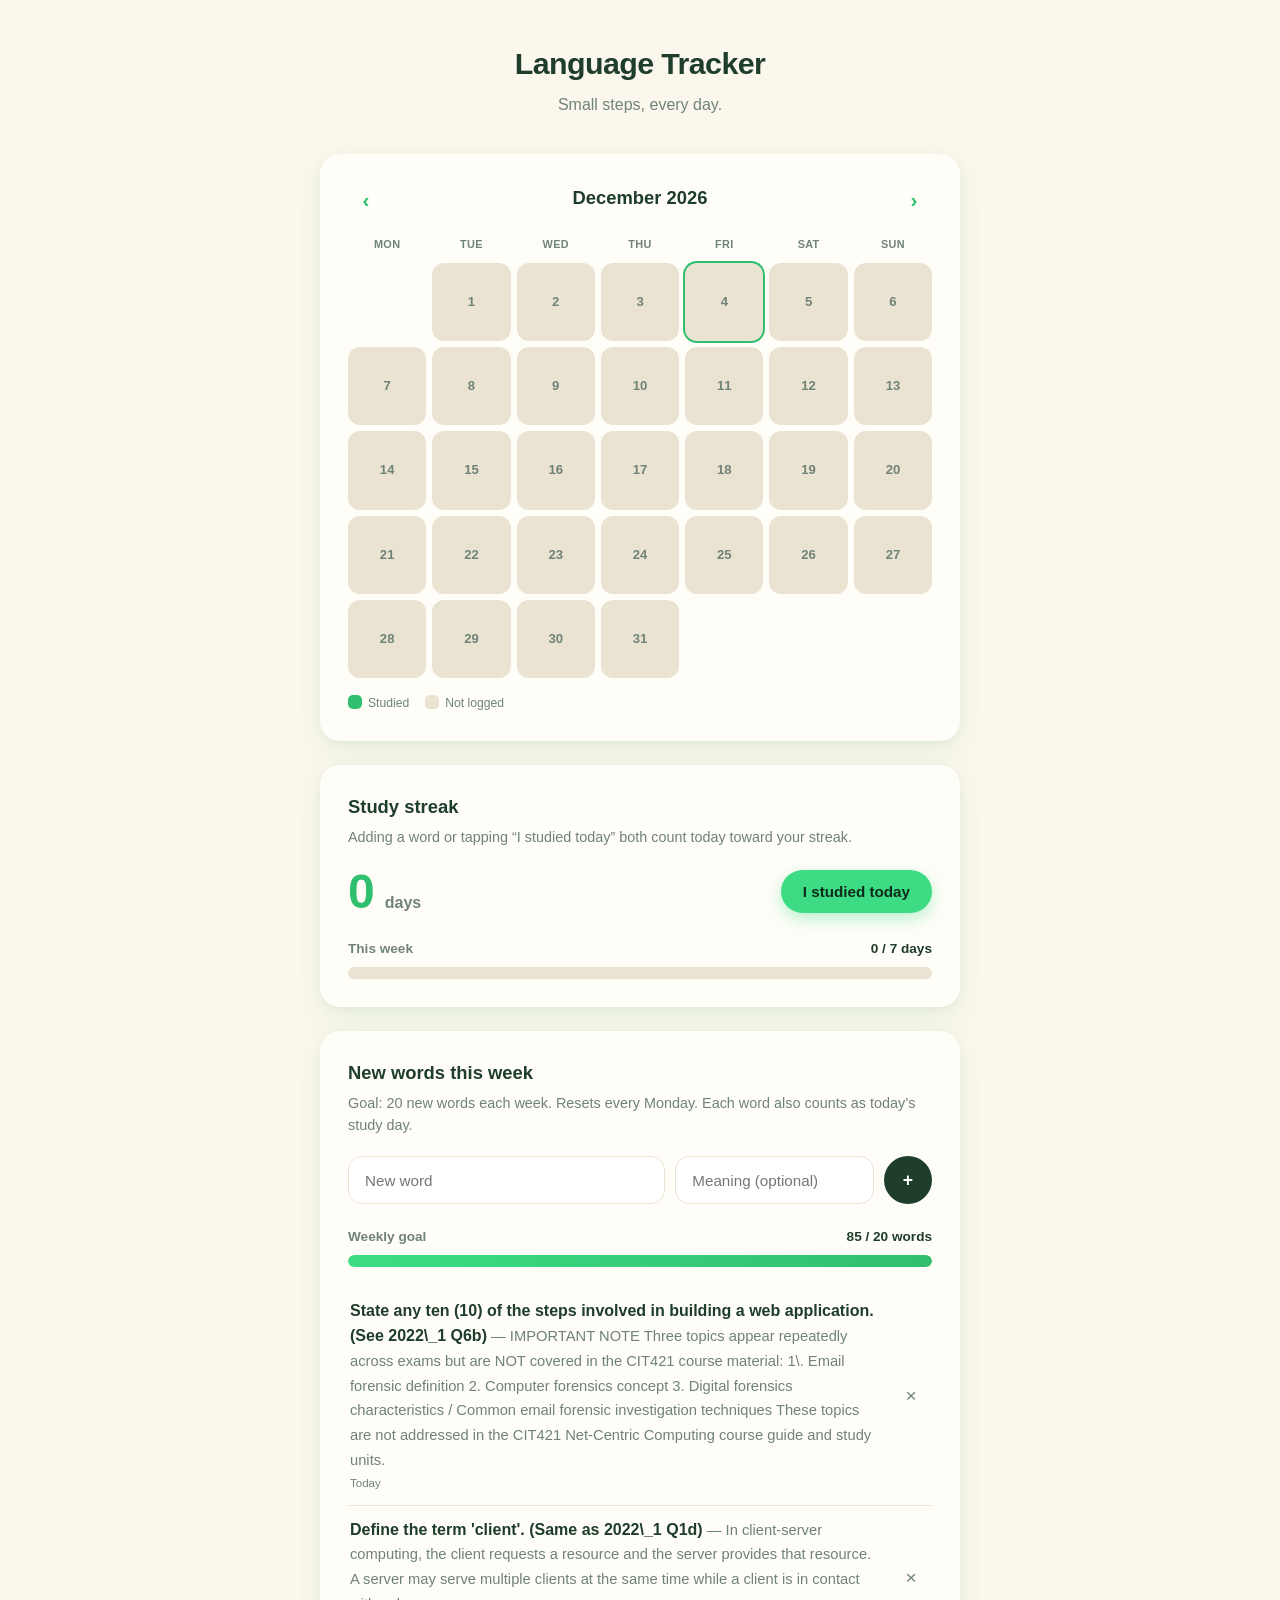
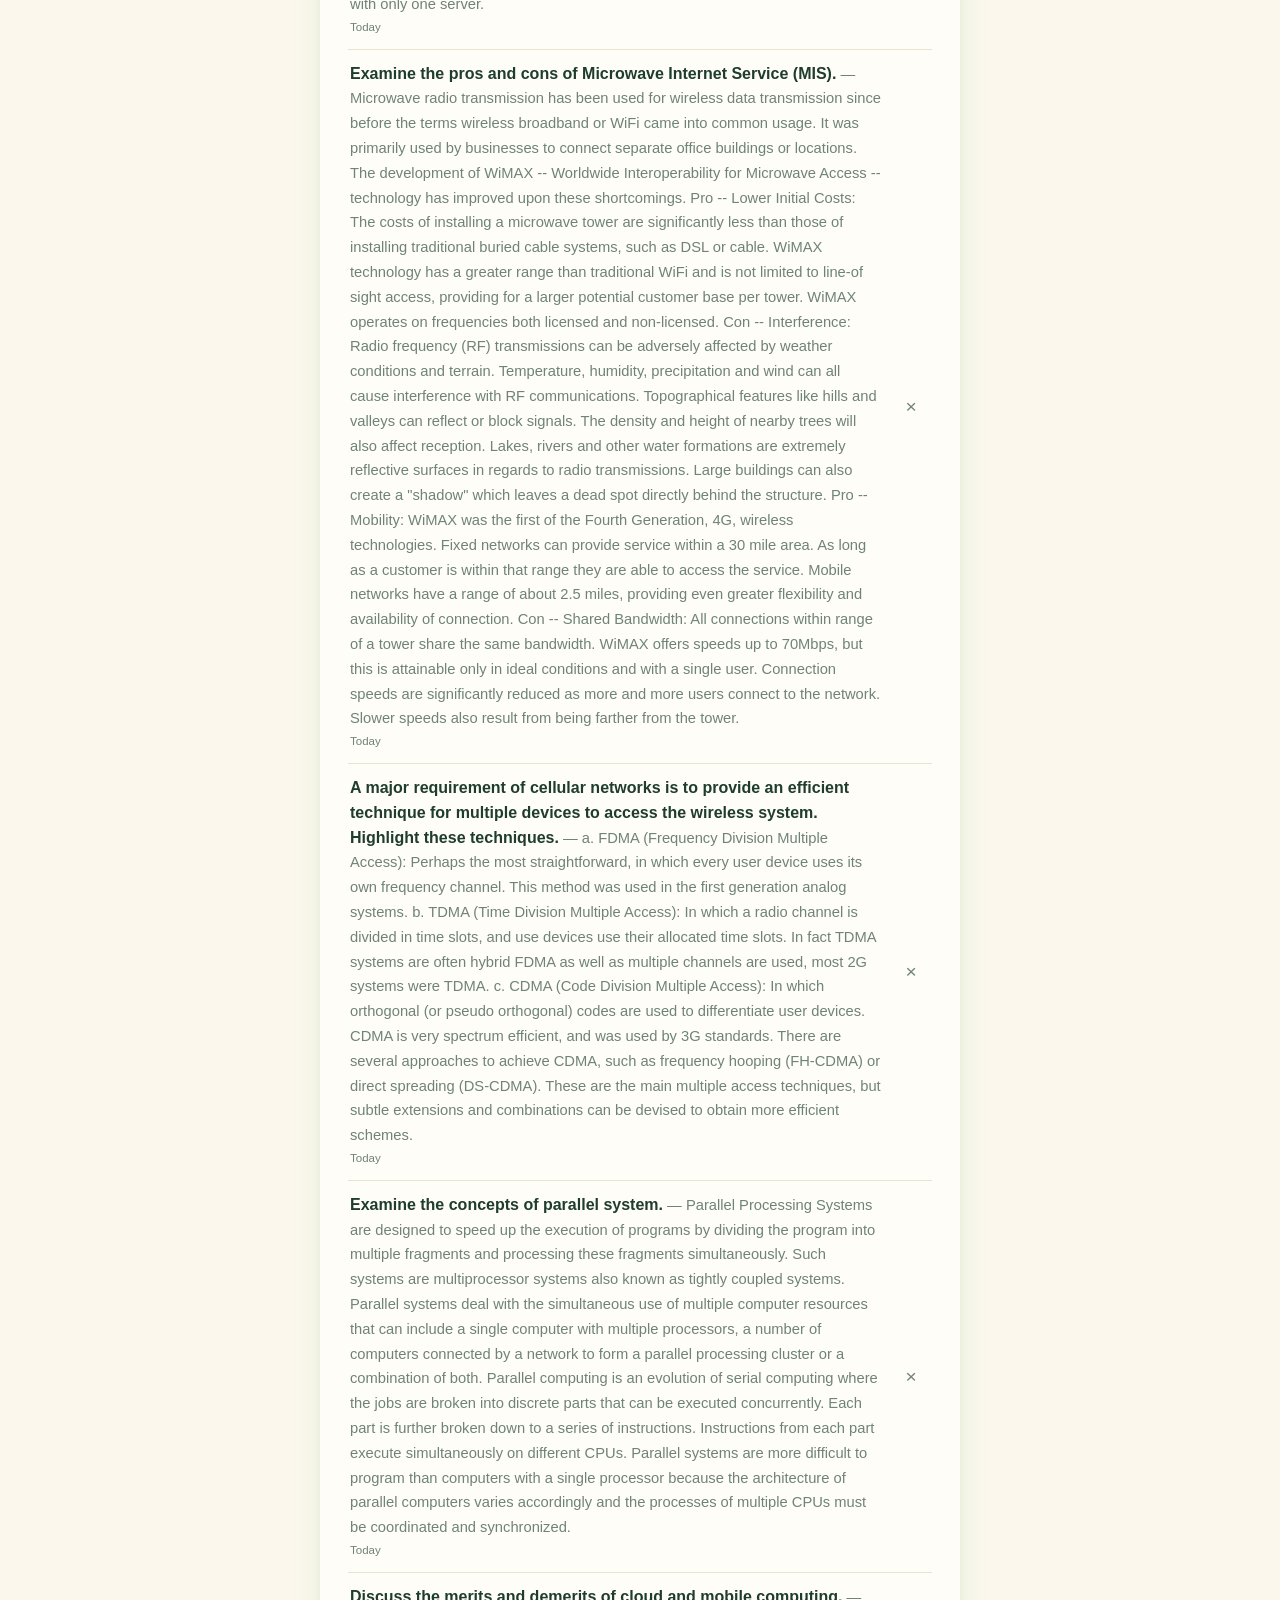
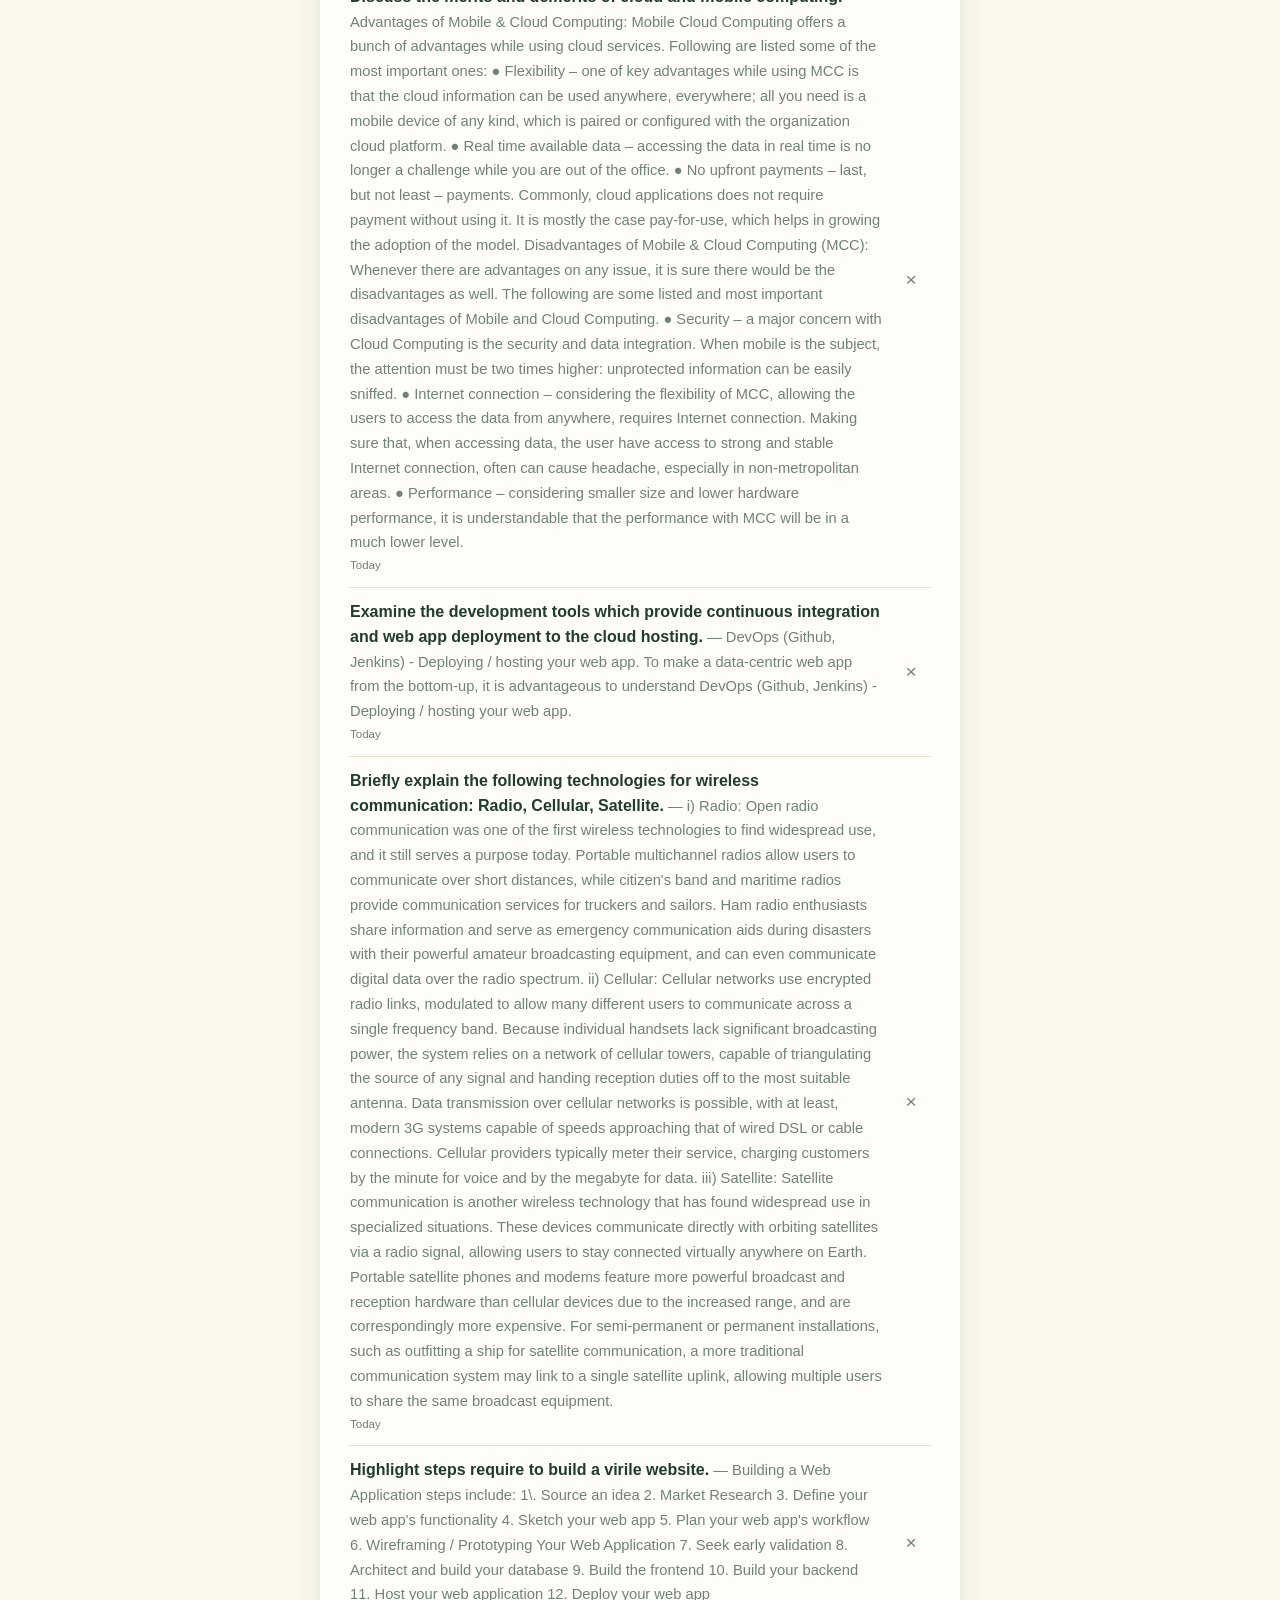
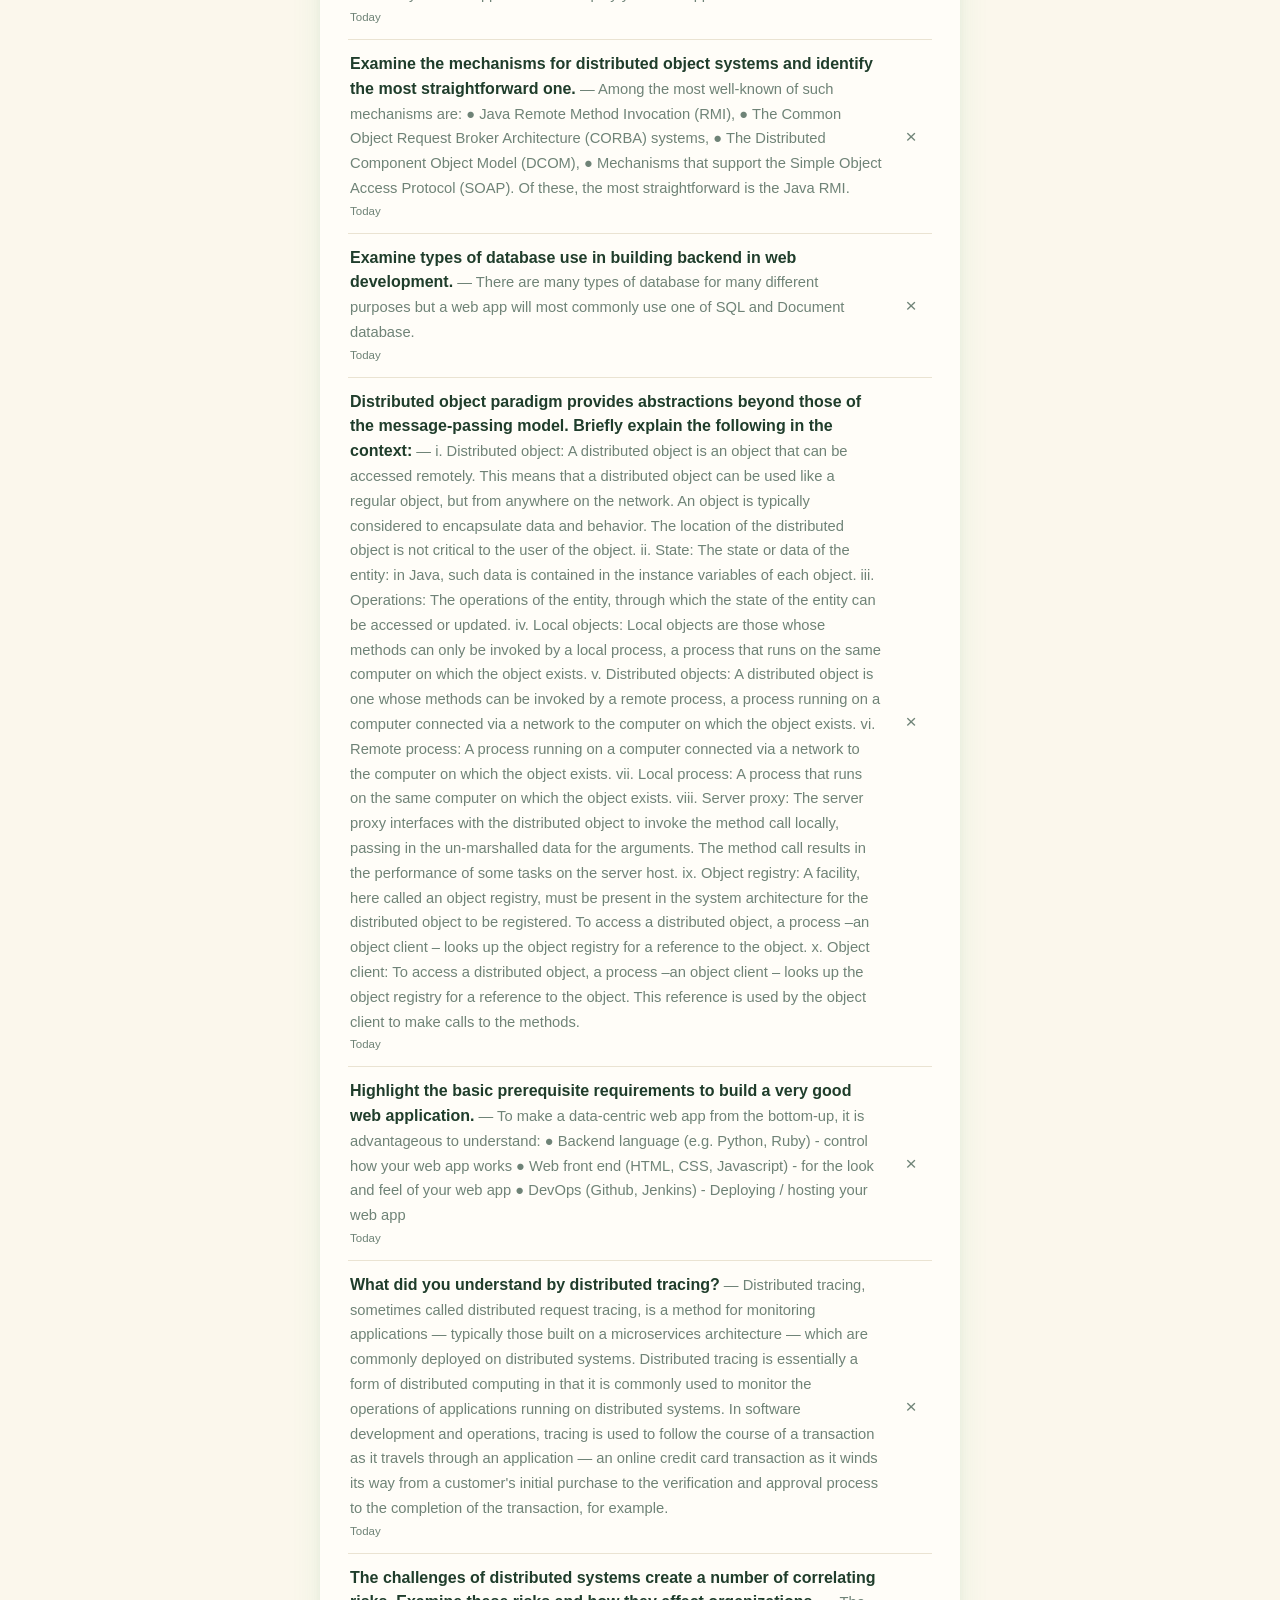
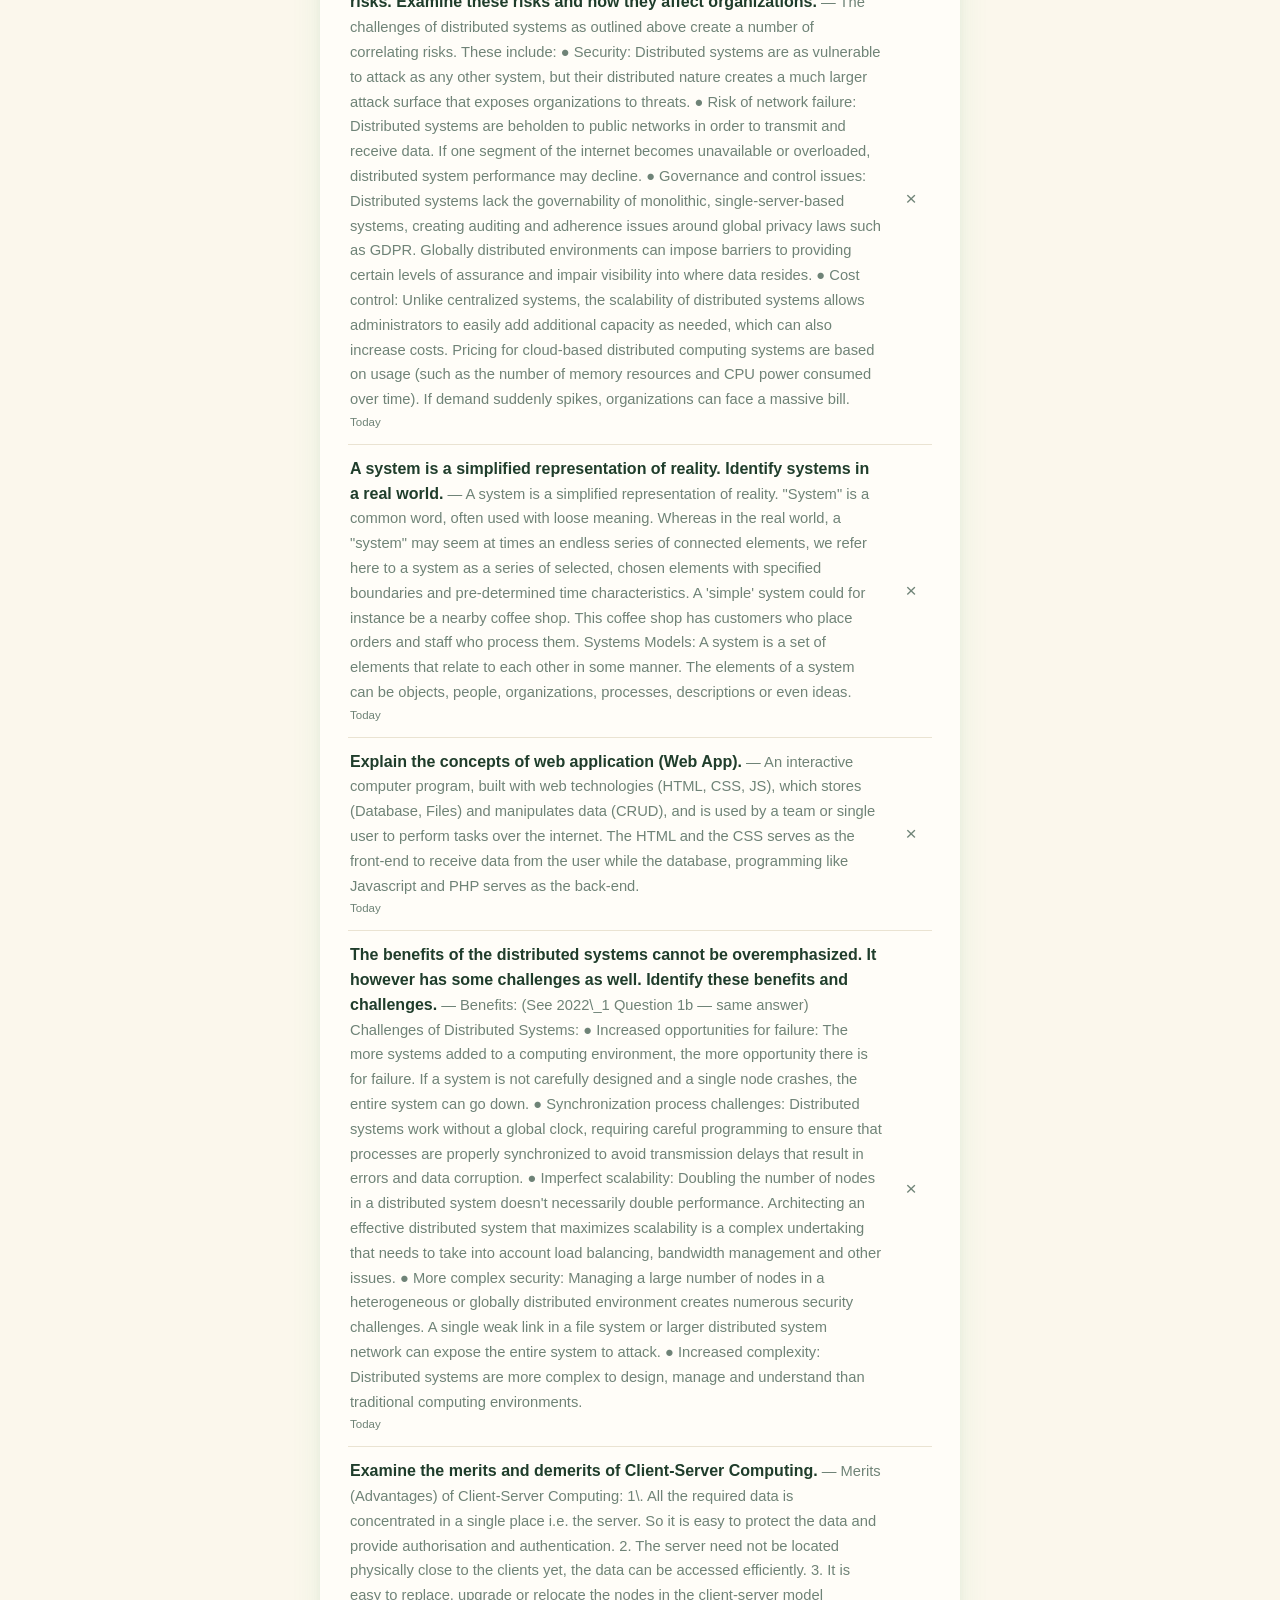
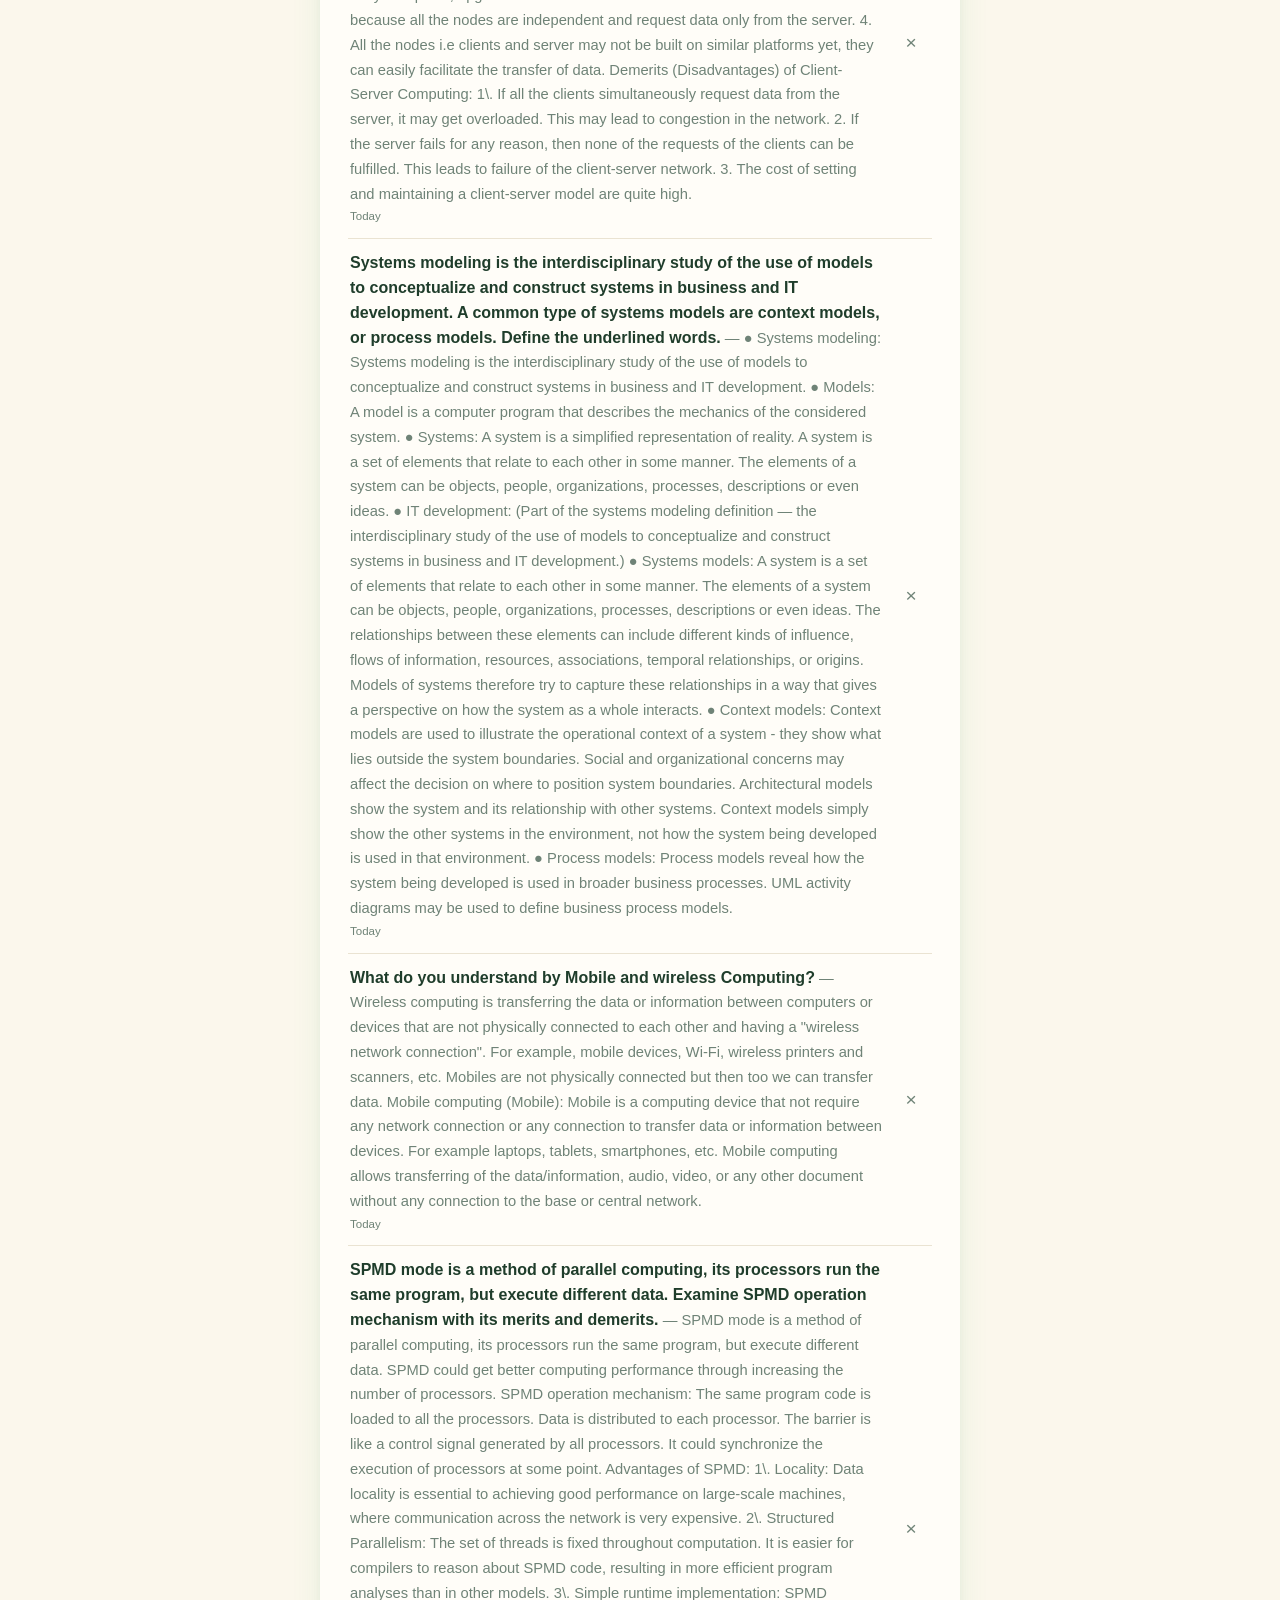
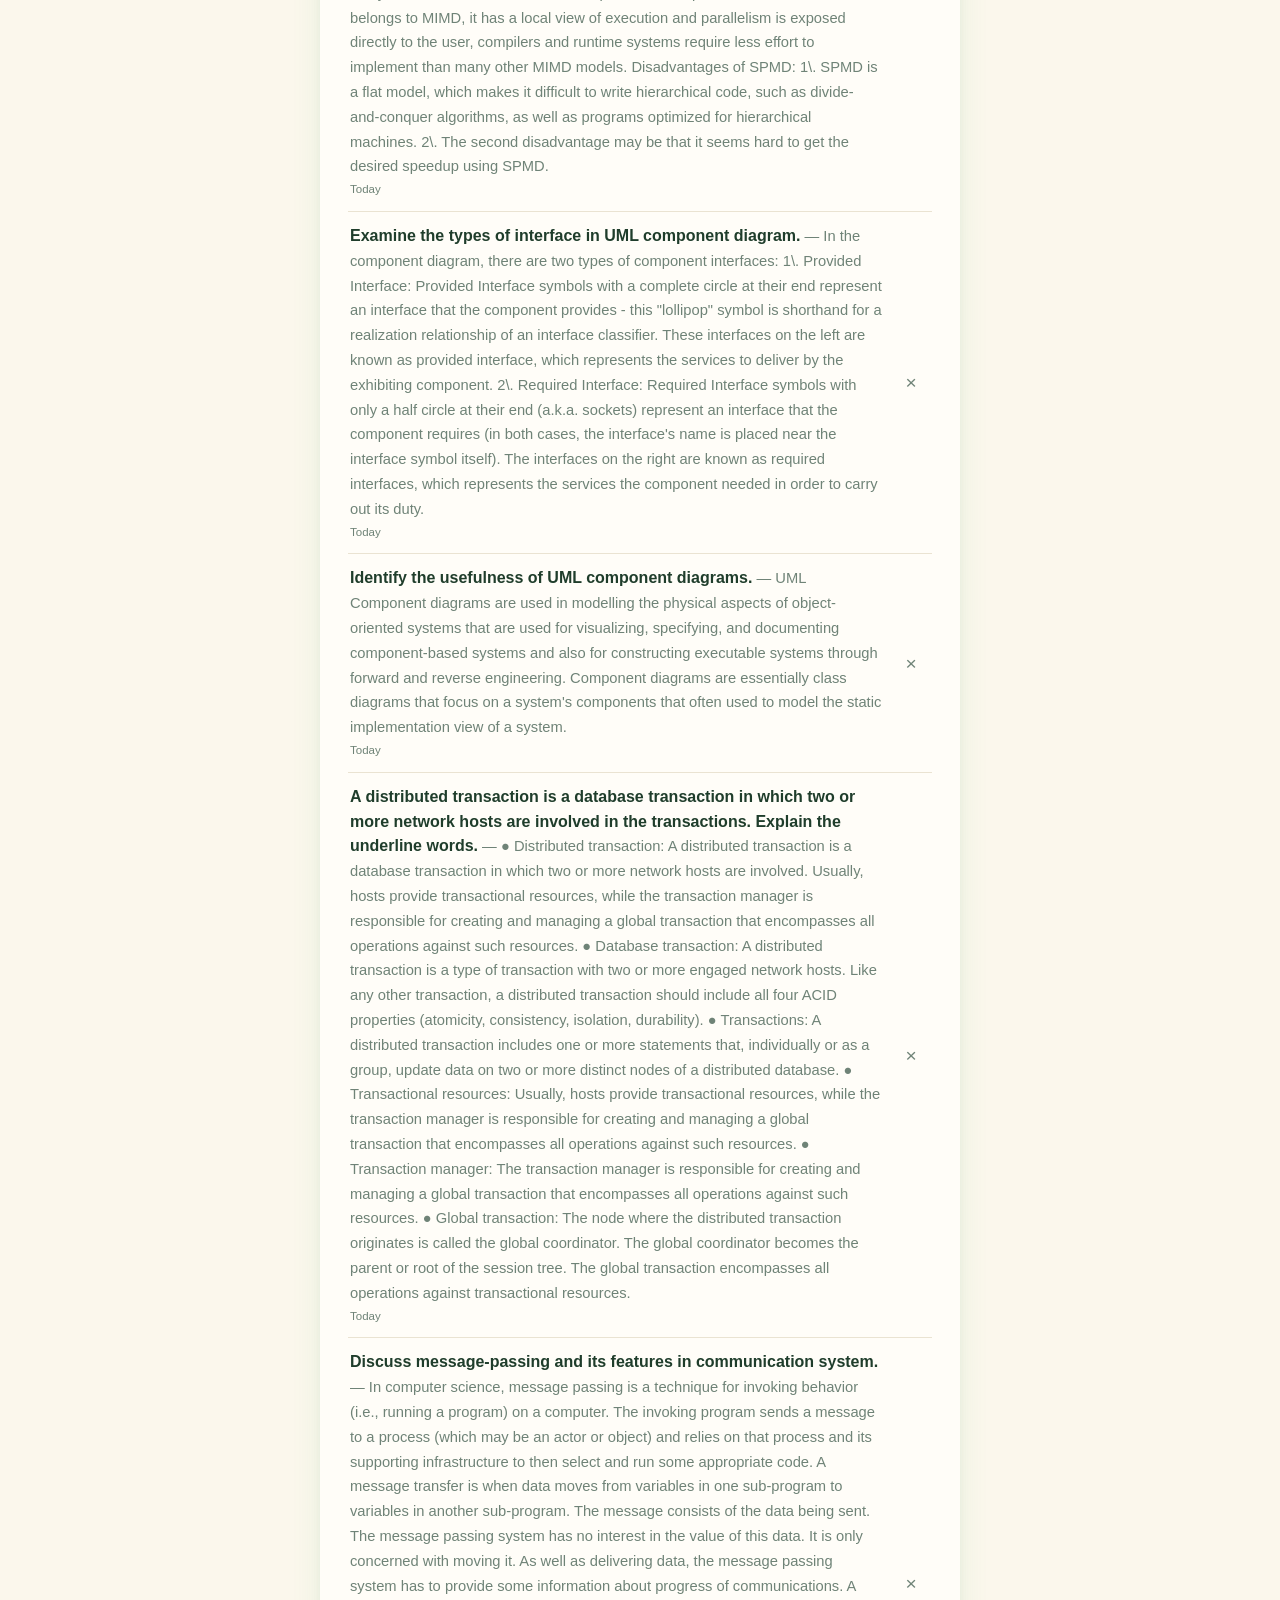
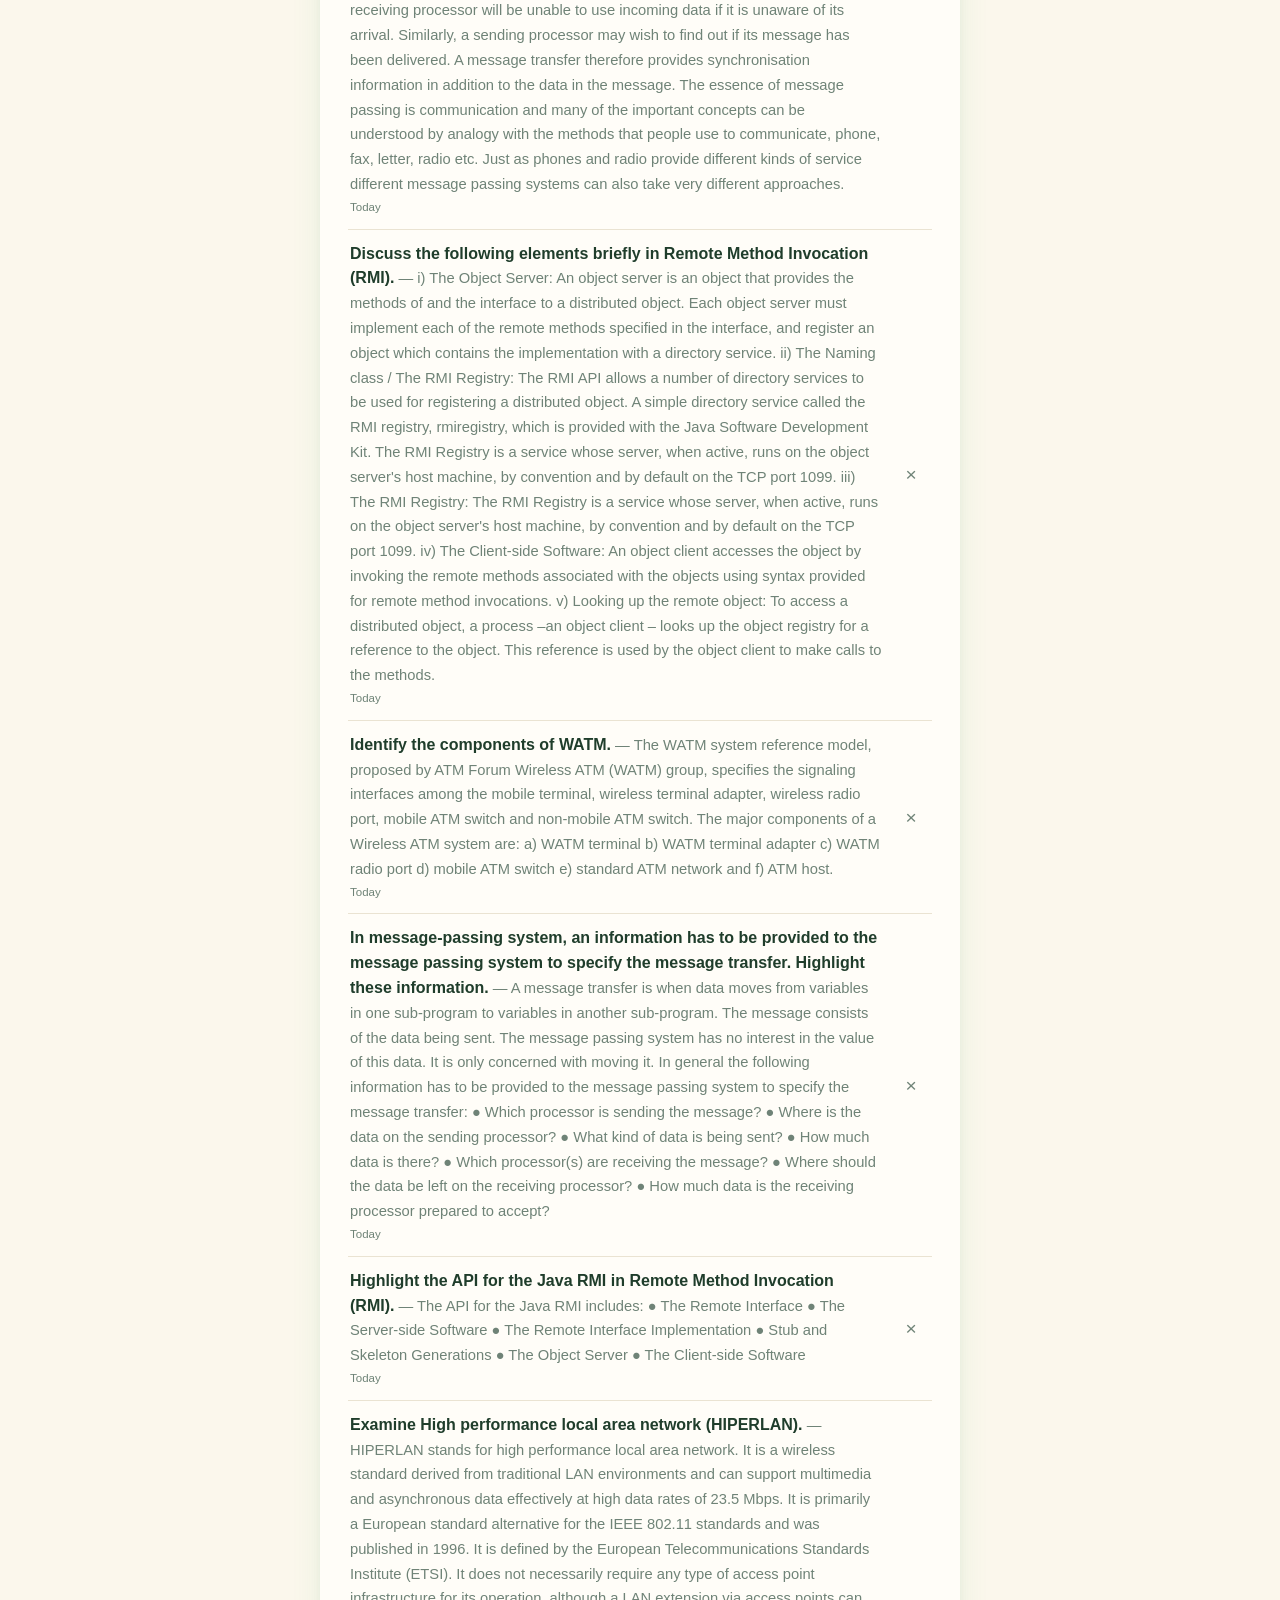
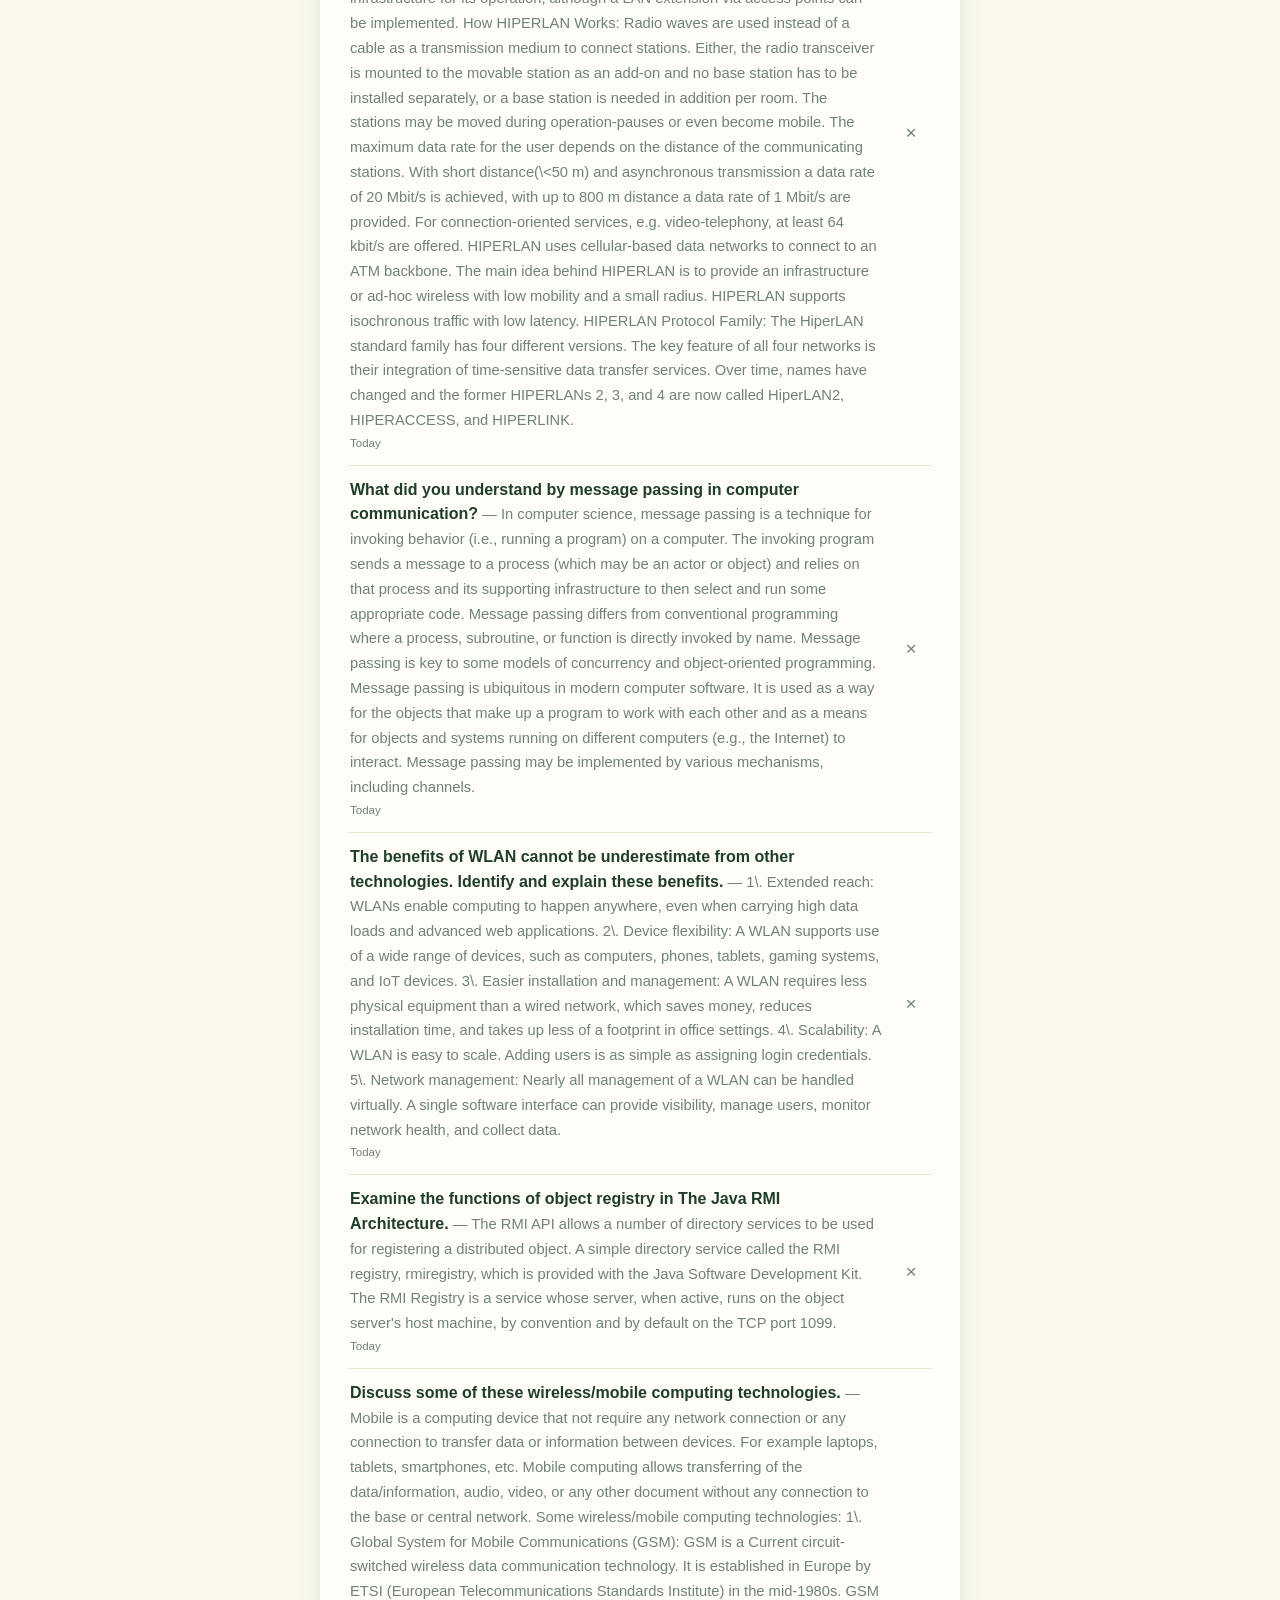
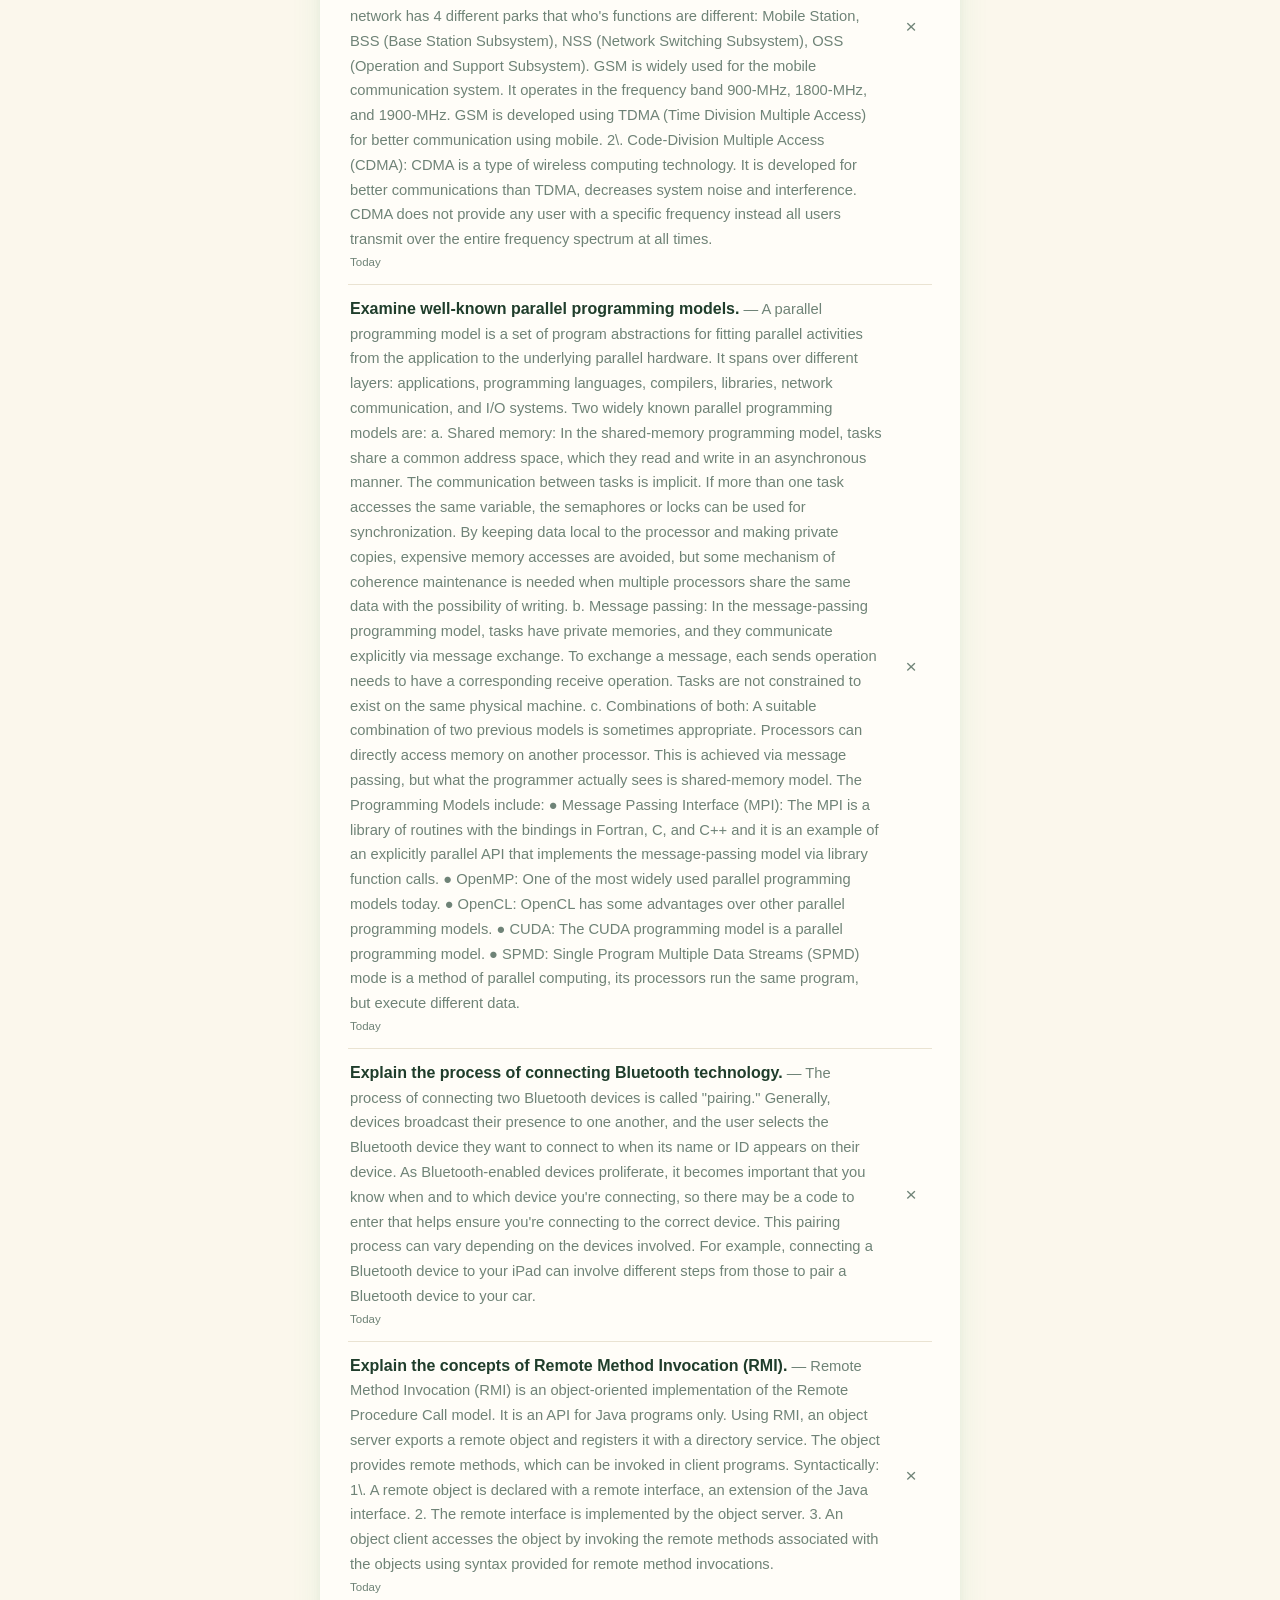
<file: index.html>
<!DOCTYPE html>
<html lang="en">
<head>
  <meta charset="UTF-8" />
  <meta name="viewport" content="width=device-width, initial-scale=1.0" />
  <title>Language Tracker</title>
  <style>
    :root {
      --cream: #fbf7ec;
      --card: #fffdf8;
      --green: #3ddc84;
      --green-deep: #2fbf6f;
      --green-ink: #1f3d2b;
      --ink: #2a3b30;
      --muted: #6f8377;
      --track: #eae3d2;
      --shadow: 0 10px 30px rgba(47, 191, 111, 0.10), 0 2px 8px rgba(31, 61, 43, 0.05);
      --radius: 20px;
    }

    * { box-sizing: border-box; }

    html, body {
      margin: 0;
      padding: 0;
    }

    body {
      font-family: -apple-system, BlinkMacSystemFont, "Segoe UI", Roboto, Helvetica, Arial, sans-serif;
      background: var(--cream);
      color: var(--ink);
      line-height: 1.55;
      -webkit-font-smoothing: antialiased;
      padding: 40px 20px 72px;
    }

    .wrap {
      max-width: 640px;
      margin: 0 auto;
    }

    header {
      text-align: center;
      margin-bottom: 36px;
    }

    header h1 {
      margin: 0 0 6px;
      font-size: 1.9rem;
      font-weight: 700;
      color: var(--green-ink);
      letter-spacing: -0.02em;
    }

    header p {
      margin: 0;
      color: var(--muted);
      font-size: 1rem;
    }

    .card {
      background: var(--card);
      border-radius: var(--radius);
      padding: 28px;
      margin-bottom: 24px;
      box-shadow: var(--shadow);
    }

    .card h2 {
      margin: 0 0 4px;
      font-size: 1.15rem;
      font-weight: 700;
      color: var(--green-ink);
    }

    .card .sub {
      margin: 0 0 20px;
      color: var(--muted);
      font-size: 0.9rem;
    }

    /* Streak */
    .streak-row {
      display: flex;
      align-items: center;
      justify-content: space-between;
      gap: 20px;
      flex-wrap: wrap;
    }

    .streak-figure {
      display: flex;
      align-items: baseline;
      gap: 10px;
    }

    .streak-number {
      font-size: 3rem;
      font-weight: 800;
      color: var(--green-deep);
      line-height: 1;
    }

    .streak-unit {
      font-size: 1rem;
      color: var(--muted);
      font-weight: 600;
    }

    button {
      font-family: inherit;
      cursor: pointer;
      border: none;
      border-radius: 999px;
      transition: transform 0.12s ease, background 0.18s ease, box-shadow 0.18s ease, opacity 0.18s ease;
    }

    .btn-primary {
      background: var(--green);
      color: #0f2a1b;
      font-weight: 700;
      font-size: 0.95rem;
      padding: 13px 22px;
      box-shadow: 0 6px 16px rgba(61, 220, 132, 0.35);
    }

    .btn-primary:hover { background: var(--green-deep); transform: translateY(-1px); }
    .btn-primary:active { transform: translateY(0); }

    .btn-primary:disabled {
      background: var(--track);
      color: var(--muted);
      cursor: default;
      box-shadow: none;
      transform: none;
    }

    .done-note {
      color: var(--green-deep);
      font-weight: 700;
      font-size: 0.95rem;
      display: inline-flex;
      align-items: center;
      gap: 6px;
    }

    /* Calendar */
    .cal-head {
      display: flex;
      align-items: center;
      justify-content: space-between;
      margin-bottom: 18px;
    }

    .cal-title {
      margin: 0;
      font-size: 1.15rem;
      font-weight: 700;
      color: var(--green-ink);
    }

    .cal-nav {
      background: transparent;
      color: var(--green-deep);
      font-size: 1.3rem;
      line-height: 1;
      width: 36px;
      height: 36px;
      display: inline-flex;
      align-items: center;
      justify-content: center;
      font-weight: 700;
    }

    .cal-nav:hover { background: #eef7f0; }

    .cal-grid {
      display: grid;
      grid-template-columns: repeat(7, 1fr);
      gap: 6px;
    }

    .cal-dow {
      text-align: center;
      font-size: 0.68rem;
      font-weight: 700;
      letter-spacing: 0.03em;
      text-transform: uppercase;
      color: var(--muted);
      padding-bottom: 4px;
    }

    .cal-cell {
      aspect-ratio: 1 / 1;
      display: flex;
      align-items: center;
      justify-content: center;
      border-radius: 12px;
      font-size: 0.82rem;
      font-weight: 600;
      color: var(--muted);
      background: var(--track);
    }

    .cal-cell.blank { background: transparent; }

    .cal-cell.logged {
      background: linear-gradient(145deg, var(--green), var(--green-deep));
      color: #0f2a1b;
      box-shadow: 0 4px 10px rgba(61, 220, 132, 0.35);
    }

    .cal-cell.today {
      box-shadow: 0 0 0 2px var(--green-deep);
    }

    .cal-cell.logged.today {
      box-shadow: 0 0 0 2px var(--green-ink), 0 4px 10px rgba(61, 220, 132, 0.35);
    }

    .cal-legend {
      display: flex;
      align-items: center;
      gap: 16px;
      margin-top: 16px;
      font-size: 0.76rem;
      color: var(--muted);
    }

    .cal-legend .swatch {
      display: inline-block;
      width: 14px;
      height: 14px;
      border-radius: 5px;
      vertical-align: -2px;
      margin-right: 6px;
    }

    .cal-legend .swatch.logged { background: var(--green-deep); }
    .cal-legend .swatch.none { background: var(--track); }

    /* Progress bars */
    .progress {
      margin-top: 22px;
    }

    .progress-head {
      display: flex;
      justify-content: space-between;
      align-items: baseline;
      margin-bottom: 8px;
      font-size: 0.85rem;
    }

    .progress-label { color: var(--muted); font-weight: 600; }
    .progress-count { color: var(--green-ink); font-weight: 700; }

    .track {
      background: var(--track);
      border-radius: 999px;
      height: 12px;
      overflow: hidden;
    }

    .fill {
      height: 100%;
      background: linear-gradient(90deg, var(--green), var(--green-deep));
      border-radius: 999px;
      width: 0;
      transition: width 0.5s cubic-bezier(0.22, 1, 0.36, 1);
    }

    /* Word input */
    .word-form {
      display: flex;
      gap: 10px;
      flex-wrap: wrap;
      margin-bottom: 8px;
    }

    .word-form input {
      font-family: inherit;
      font-size: 0.95rem;
      padding: 12px 16px;
      border: 1.5px solid var(--track);
      border-radius: 14px;
      background: #fff;
      color: var(--ink);
      transition: border-color 0.18s ease, box-shadow 0.18s ease;
      min-width: 0;
    }

    .word-form input:focus {
      outline: none;
      border-color: var(--green);
      box-shadow: 0 0 0 3px rgba(61, 220, 132, 0.18);
    }

    #word-input { flex: 2 1 160px; }
    #meaning-input { flex: 1 1 120px; }

    .word-form button {
      background: var(--green-ink);
      color: #fff;
      font-weight: 700;
      font-size: 1.1rem;
      width: 48px;
      height: 48px;
      flex: 0 0 auto;
      display: inline-flex;
      align-items: center;
      justify-content: center;
    }

    .word-form button:hover { background: #16301f; }

    ul.words {
      list-style: none;
      margin: 20px 0 0;
      padding: 0;
    }

    ul.words li {
      display: flex;
      align-items: center;
      justify-content: space-between;
      gap: 12px;
      padding: 12px 4px 12px 2px;
      border-bottom: 1px solid var(--track);
    }

    ul.words li:last-child { border-bottom: none; }

    .word-text {
      font-weight: 700;
      color: var(--green-ink);
    }

    .word-meaning {
      color: var(--muted);
      font-weight: 400;
      font-size: 0.92rem;
    }

    .word-when {
      font-size: 0.72rem;
      color: var(--muted);
      margin-top: 2px;
    }

    .word-body { min-width: 0; }

    .remove {
      background: transparent;
      color: var(--muted);
      font-size: 1.2rem;
      width: 34px;
      height: 34px;
      line-height: 1;
      flex: 0 0 auto;
      display: inline-flex;
      align-items: center;
      justify-content: center;
    }

    .remove:hover { background: #f6ede0; color: #c0563e; }

    .empty {
      text-align: center;
      color: var(--muted);
      font-size: 0.92rem;
      padding: 24px 0 8px;
    }

    footer {
      text-align: center;
      color: var(--muted);
      font-size: 0.78rem;
      margin-top: 8px;
    }

    @media (max-width: 480px) {
      body { padding: 28px 14px 56px; }
      .card { padding: 22px; }
      .streak-number { font-size: 2.5rem; }
    }
  </style>
</head>
<body>
  <div class="wrap">
    <header>
      <h1>Language Tracker</h1>
      <p>Small steps, every day.</p>
    </header>

    <!-- Calendar -->
    <section class="card">
      <div class="cal-head">
        <button class="cal-nav" id="cal-prev" aria-label="Previous month" title="Previous month">‹</button>
        <h2 class="cal-title" id="cal-title">Month</h2>
        <button class="cal-nav" id="cal-next" aria-label="Next month" title="Next month">›</button>
      </div>
      <div class="cal-grid" id="cal-grid"></div>
      <div class="cal-legend">
        <span><span class="swatch logged"></span>Studied</span>
        <span><span class="swatch none"></span>Not logged</span>
      </div>
    </section>

    <!-- Streak -->
    <section class="card">
      <h2>Study streak</h2>
      <p class="sub">Adding a word or tapping “I studied today” both count today toward your streak.</p>
      <div class="streak-row">
        <div class="streak-figure">
          <span class="streak-number" id="streak-number">0</span>
          <span class="streak-unit" id="streak-unit">days</span>
        </div>
        <div id="streak-action"></div>
      </div>
      <div class="progress">
        <div class="progress-head">
          <span class="progress-label">This week</span>
          <span class="progress-count"><span id="week-days">0</span> / 7 days</span>
        </div>
        <div class="track"><div class="fill" id="streak-fill"></div></div>
      </div>
    </section>

    <!-- Words -->
    <section class="card">
      <h2>New words this week</h2>
      <p class="sub">Goal: 20 new words each week. Resets every Monday. Each word also counts as today’s study day.</p>
      <form class="word-form" id="word-form">
        <input type="text" id="word-input" placeholder="New word" autocomplete="off" />
        <input type="text" id="meaning-input" placeholder="Meaning (optional)" autocomplete="off" />
        <button type="submit" title="Add word" aria-label="Add word">+</button>
      </form>
      <div class="progress">
        <div class="progress-head">
          <span class="progress-label">Weekly goal</span>
          <span class="progress-count"><span id="week-words">0</span> / 20 words</span>
        </div>
        <div class="track"><div class="fill" id="words-fill"></div></div>
      </div>
      <ul class="words" id="word-list"></ul>
      <div class="empty" id="word-empty">No words yet — add your first!</div>
    </section>

    <footer>Everything is saved privately in your browser. No account needed.</footer>
  </div>

  <script>
    "use strict";

    var STORAGE_KEY = "langTracker";
    var WEEKLY_WORD_GOAL = 20;
    var WEEK_DAYS = 7;

    /* ---------- baked-in study set (CIT421 Net-Centric Computing past-exam Q&A) ----------
       Imported once into the word list as reference entries; see importWordSet(). */
    var CIT421_WORDS = /*__CIT421_SEED__*/[{"text":"In the context of communication, define mobile computing.","meaning":"Mobile computing is a human–computer interaction in which a computer could be in motion during normal usage."},{"text":"Briefly explain the benefits of distributed systems.","meaning":"Distributed systems offer a number of advantages over monolithic, or single, systems, including:\n● Greater flexibility: It is easier to add computing power as the need for services grows. In most cases today, you can add servers to a distributed system on the fly.\n● Reliability: A well-designed distributed system can withstand failures in one or more of its nodes without severely impacting performance. In a monolithic system, the entire application goes down if the server goes down.\n● Enhanced speed: Heavy traffic can bog down single servers when traffic gets heavy, impacting performance for everyone. The scalability of distributed databases and other distributed systems makes them easier to maintain and also sustain high-performance levels.\n● Geo-distribution: Distributed content delivery is both intuitive for any internet user, and vital for global organizations."},{"text":"Describe the various Architectural Models of Distributed Computing.","meaning":"Distributed computing, virtualization, service orientation, and Web 2.0 form the core technologies enabling the provisioning of cloud services from anywhere on the globe.\nWeb 2.0 technologies constitute the interface through which cloud computing services are delivered, managed, and provisioned. Besides the interaction with rich interfaces through the Web browser, Web services have become the primary access point to cloud computing systems from a programmatic standpoint.\nService Orientation: Service orientation is the underlying paradigm that defines the architecture of a cloud computing system. Cloud computing is often summarized with the acronym XaaS meaning, Everything-as-a-Service—that clearly underlines the central role of service orientation.\n● Infrastructure-as-a-Service solutions provide the capabilities to add and remove resources, but it is up to those who deploy systems on this scalable infrastructure to make use of such opportunities with wisdom and effectiveness.\n● Platform-as-a-Service solutions embed into their core offering algorithms and rules that control the provisioning process and the lease of resources. These can be either completely transparent to developers or subject to fine control.\nVirtualization: Virtualization is another element that plays a fundamental role in cloud computing. This technology is a core feature of the infrastructure used by cloud providers. Virtualization concept is more than 40 years old but cloud computing introduces new challenges, especially in the management of virtual environments, whether they are abstractions of virtual hardware or a runtime environment.\nThere are many models and architectures of distributed systems in use today. Client-server systems, the most traditional and simple type of distributed system, involve a multitude of networked computers that interact with a central server for data storage, processing or other common goal. Cell phone networks are an advanced type of distributed system that share workloads among handsets, switching systems and internet-based devices. Peer-to-peer networks, in which workloads are distributed among hundreds or thousands of computers all running the same software, are another example of a distributed system architecture. The most common forms of distributed systems in the enterprise today are those that operate over the web, handing off workloads to dozens of cloud-based virtual server instances that are created as needed, then terminated when the task is complete."},{"text":"Define the term 'client'.","meaning":"In client-server computing, the client requests a resource and the server provides that resource. A server may serve multiple clients at the same time while a client is in contact with only one server.\n(Also, in the context of distributed transactions): A node that references information in a database belonging to a different node."},{"text":"Enumerate any seven (7) purpose(s) for rendering a program evaluation.","meaning":"The purpose of Programming Evaluation includes:\n1\\. Demonstrate program effectiveness to funders 2. Improve the implementation and effectiveness of programs 3. Better manage limited resources 4. Document program accomplishments 5. Justify current program funding 6. Support the need for increased levels of funding 7. Satisfy ethical responsibility to clients to demonstrate positive and negative effects of\nprogram participation. 8. Document program development and activities to help ensure successful replication"},{"text":"Define the term 'Email forensic'.","meaning":"(Note: The term 'Email forensic' is not defined in the CIT421 course material.)"},{"text":"Explain the concept of computer forensics.","meaning":"(Note: The concept of computer forensics is not covered in the CIT421 course material.)"},{"text":"State the characteristics of digital forensics.","meaning":"(Note: The characteristics of digital forensics are not covered in the CIT421 course material.)"},{"text":"Explain the concept of distributed systems with examples of its application areas.","meaning":"A Distributed system is a computing environment in which various components are spread across multiple computers (or other computing devices) on a network. These devices split up the work, coordinating their efforts to complete the job more efficiently than if a single device had been responsible for the task. Distributed systems reduce the risks involved with having a single point of failure, bolstering reliability and fault tolerance.\nExamples of application areas:\nClient-server systems, the most traditional and simple type of distributed system, involve a multitude of networked computers that interact with a central server for data storage, processing or other common goal. Cell phone networks are an advanced type of distributed system that share workloads among handsets, switching systems and internet-based devices. Peer-to-peer networks, in which workloads are distributed among hundreds or thousands of computers all running the same software, are another example of a distributed system architecture. According to Tanenbaum, a distributed system is a set of independent computers that appear to the user like a single one. MIMD computers and workstations connected through LAN and WAN are examples of distributed systems."},{"text":"Enumerate three (3) advantages and disadvantages each of client server computing.","meaning":"Advantages of Client-Server Computing:\n1\\. All the required data is concentrated in a single place i.e. the server. So it is easy to\nprotect the data and provide authorisation and authentication.\n2\\. The server need not be located physically close to the clients yet, the data can be\naccessed efficiently.\n3\\. It is easy to replace, upgrade or relocate the nodes in the client-server model because\nall the nodes are independent and request data only from the server.\nDisadvantages of Client Server Computing:\n1\\. If all the clients simultaneously request data from the server, it may get overloaded. This\nmay lead to congestion in the network.\n2\\. If the server fails for any reason, then none of the requests of the clients can be fulfilled.\nThis leads to failure of the client-server network.\n3\\. The cost of setting and maintaining a client-server model are quite high."},{"text":"Briefly discuss the concept of Client Server category of networks.","meaning":"There are two configurations of networks: Client-Server and Peer-to-Peer networks. In client server, the client requests resources while the server serves same. In client-server computing, the client requests a resource and the server provides that resource. A server may serve multiple clients at the same time while a client is in contact with only one server. Both the client and server usually communicate via a computer network, but sometimes they may reside in the same system."},{"text":"Outline any three (3) risks of distributed systems.","meaning":"The challenges of distributed systems as outlined above create a number of correlating risks. These include:\n1\\. Security: Distributed systems are as vulnerable to attack as any other system, but their distributed nature creates a much larger attack surface that exposes organizations to threats.\n2\\. Risk of network failure: Distributed systems are beholden to public networks in order to\ntransmit and receive data. If one segment of the internet becomes unavailable or overloaded, distributed system performance may decline.\n3\\. Governance and control issues: Distributed systems lack the governability of\nmonolithic, single-server-based systems, creating auditing and adherence issues around global privacy laws such as GDPR. Globally distributed environments can impose barriers to providing certain levels of assurance and impair visibility into where data resides.\n4\\. Cost control: Unlike centralized systems, the scalability of distributed systems allows\nadministrators to easily add additional capacity as needed, which can also increase costs. Pricing for cloud-based distributed computing systems are based on usage (such as the number of memory resources and CPU power consumed over time). If demand suddenly spikes, organizations can face a massive bill."},{"text":"List any six (6) tools/techniques used for securing networks.","meaning":"1\\. Access control 2. Anti-malware software 3. Anomaly detection 4. Application security 5. Data Loss Prevention (DLP) 6. Email security 7. Endpoint security 8. Firewalls 9. Intrusion prevention systems 10. Network segmentation 11. Security information and event management (SIEM) 12. Virtual private network (VPN) 13. Web security 14. Wireless security"},{"text":"Discuss the tools and techniques stated in question 5a.","meaning":"1\\. Access control: If threat actors cannot access your network, the amount of damage\nthey will be able to do will be extremely limited. But in addition to preventing unauthorized access, be aware that even authorized users can be potential threats. Access control allows you to increase your network security by limiting user access and resources to only the parts of the network that directly apply to individual users' responsibilities.\n2\\. Anti-malware software: Malware, in the form of viruses, trojans, worms, keyloggers, spyware, etc. are designed to spread through computer systems and infect networks. Anti-malware tools are a kind of network security software designed to identify dangerous programs and prevent them from spreading. Anti-malware and antivirus software may also be able to help resolve malware infections, minimizing the damage to the network.\n3\\. Anomaly detection: It can be difficult to identify anomalies in your network without a\nbaseline understanding of how that network should be operating. Network anomaly detection engines (ADE) allow you to analyze your network, so that when breaches occur, you will be alerted to them quickly enough to be able to respond.\n4\\. Application security: For many attackers, applications are a defensive vulnerability that\ncan be exploited. Application security helps establish security parameters for any applications that may be relevant to your network security.\n5\\. Data Loss Prevention (DLP): Often, the weakest link in network security is the human\nelement. DLP technologies and policies help protect staff and other users from misusing and possibly compromising sensitive data or allowing said data out of the network.\n6\\. Email security: As with DLP, email security is focused on shoring up human-related security weaknesses. Via phishing strategies (which are often very complex and convincing), attackers persuade email recipients to share sensitive information via desktop or mobile device, or inadvertently download malware into the targeted network. Email security helps identify dangerous emails and can also be used to block attacks and prevent the sharing of vital data.\n7\\. Endpoint security: The business world is becoming increasingly, \"bring your own device\" (BYOD), to the point where the distinction between personal and business computer devices is almost non-existent. Unfortunately, sometimes the personal devices become targets when users rely on them to access business networks. Endpoint security adds a layer of defense between remote devices and business networks.\n8\\. Firewalls: Firewalls function much like gates that can be used to secure the borders\nbetween your network and the internet. Firewalls are used to manage network traffic,\nallowing authorized traffic through while blocking access to non-authorized traffic.\n9\\. Intrusion prevention systems: Intrusion prevention systems (also called intrusion\ndetection) constantly scan and analyze network traffic/packets, so that different types of attacks can be identified and responded to quickly. These systems often keep a database of known attack methods, so as to be able to recognize threats immediately.\n10\\. Network segmentation: There are many kinds of network traffic, each associated with\ndifferent security risks. Network segmentation allows you to grant the right access to the right traffic, while restricting traffic from suspicious sources.\n11\\. Security information and event management (SIEM): Sometimes simply pulling\ntogether the right information from so many different tools and resources can be prohibitively difficult — particularly when time is an issue. SIEM tools and software give responders the data they need to act quickly.\n12\\. Virtual private network (VPN): VPN tools are used to authenticate communication\nbetween secure networks and an endpoint device. Remote-access VPNs generally use IPsec or Secure Sockets Layer (SSL) for authentication, creating an encrypted line to block other parties from eavesdropping.\n13\\. Web security: Including tools, hardware, policies and more, web security is a blanket\nterm to describe the network security measures businesses take to ensure safe web use when connected to an internal network. This helps prevent web-based threats from using browsers as access points to get into the network.\n14\\. Wireless security: Generally speaking, wireless networks are less secure than\ntraditional networks. Thus, strict wireless security measures are necessary to ensure that threat actors are not gaining access."},{"text":"State the common techniques used in email forensic investigation.","meaning":"(Note: Common techniques used in email forensic investigation are not covered in the CIT421 course material.)"},{"text":"In no particular order, state any ten (10) of the steps involved in building a web application.","meaning":"Building a Web Application steps include:\n1\\. Source an idea 2. Market Research 3. Define your web app's functionality 4. Sketch your web app 5. Plan your web app's workflow 6. Wireframing / Prototyping Your Web Application 7. Seek early validation 8. Architect and build your database 9. Build the frontend 10. Build your backend 11. Host your web application 12. Deploy your web app"},{"text":"Define the term 'Virtualization'.","meaning":"Virtualization is another element that plays a fundamental role in cloud computing. This technology is a core feature of the infrastructure used by cloud providers. Virtualization concept\nis more than 40 years old but cloud computing introduces new challenges, especially in the management of virtual environments, whether they are abstractions of virtual hardware or a runtime environment."},{"text":"What is service orientation?","meaning":"Service orientation is the underlying paradigm that defines the architecture of a cloud computing system."},{"text":"Describe two Service Orientations.","meaning":"1\\. Infrastructure-as-a-Service (IaaS): Infrastructure-as-a-Service solutions provide the\ncapabilities to add and remove resources, but it is up to those who deploy systems on this scalable infrastructure to make use of such opportunities with wisdom and effectiveness.\n2\\. Platform-as-a-Service (PaaS): Platform-as-a-Service solutions embed into their core offering algorithms and rules that control the provisioning process and the lease of resources. These can be either completely transparent to developers or subject to fine control. Integration between cloud resources and existing system deployment is another element of concern."},{"text":"Give examples of application area where Distributed System operates.","meaning":"Client-server systems, the most traditional and simple type of distributed system, involve a multitude of networked computers that interact with a central server for data storage, processing or other common goal. Cell phone networks are an advanced type of distributed system that share workloads among handsets, switching systems and internet-based devices. Peer-to-peer networks, in which workloads are distributed among hundreds or thousands of computers all running the same software, are another example of a distributed system architecture. The most common forms of distributed systems in the enterprise today are those that operate over the web, handing off workloads to dozens of cloud-based virtual server instances that are created as needed, then terminated when the task is complete."},{"text":"Enumerate the core technologies that facilitate the provisioning of cloud services worldwide.","meaning":"Distributed computing, virtualization, service orientation, and Web 2.0 form the core technologies enabling the provisioning of cloud services from anywhere on the globe.\n1g. In what ways can the Distributed transactions be in-doubt?\nDistributed transactions can become in-doubt in the following ways:\n● A server machine running Oracle Database software crashes\n● A network connection between two or more Oracle Databases involved in distributed processing is disconnected\n● An unhandled software error occurs"},{"text":"With the aid of a well labelled diagram, explain this Flynn's classification of parallel systems \"SISD\".","meaning":"Flynn has classified the computer systems based on parallelism in the instructions and in the data streams.\nSingle Instruction, Single Data stream (SISD): An SISD computing system is a uniprocessor machine capable of executing a single instruction, which operates on a single data stream. In SISD, machine instructions are processed sequentially; hence computers adopting this model are popularly called sequential computers. Most conventional computers are built using the SISD model. All the instructions and data to be processed have to be stored in primary memory. The speed of the processing element in the SISD model is limited by the rate at which the computer can transfer information internally. Dominant representative SISD systems are IBM PC, Macintosh, and workstations.\n(Refer to Figure 1.1.1: Single Instruction, Single Data stream (SISD) in the course material)"},{"text":"Outline the three (3) disadvantages, and four (4) advantages of client service computing.","meaning":"Advantages:\n1\\. All the required data is concentrated in a single place i.e. the server. So it is easy to\nprotect the data and provide authorisation and authentication.\n2\\. The server need not be located physically close to the clients yet, the data can be\naccessed efficiently. 3. It is easy to replace, upgrade or relocate the nodes in the client-server model because\nall the nodes are independent and request data only from the server. 4. All the nodes i.e clients and server may not be built on similar platforms yet, they can\neasily facilitate the transfer of data.\nDisadvantages:\n1\\. If all the clients simultaneously request data from the server, it may get overloaded. This\nmay lead to congestion in the network. 2. If the server fails for any reason, then none of the requests of the clients can be fulfilled.\nThis leads to failure of the client-server network. 3. The cost of setting and maintaining a client-server model are quite high."},{"text":"Briefly distinguish between client-server and peer-to-peer computing.","meaning":"The major differences between client-server computing and peer-to-peer computing are as follows:\n● In client server computing, a server is a central node that services many client nodes. On the other hand, in a peer-to-peer system, the nodes collectively use their resources and communicate with each other.\n● In client server computing, the server is the one that communicates with the other nodes. In peer-to-peer computing, all the nodes are equal and share data with each other directly.\n● Client-Server computing is believed to be a sub-category of the peer-to-peer computing."},{"text":"Discuss Distribution Objects.","meaning":"A distributed object is an object that can be accessed remotely. This means that a distributed object can be used like a regular object, but from anywhere on the network. An object is typically considered to encapsulate data and behavior. The location of the distributed object is not critical to the user of the object. A distributed object might provide its user with a set of related capabilities.\nThe distributed object paradigm provides abstractions beyond those of the message-passing model. In object-oriented programming, objects are used to represent an entity significant to an application. Each object encapsulates:\n● The state or data of the entity: in Java, such data is contained in the instance variables of each object;\n● The operations of the entity, through which the state of the entity can be accessed or updated.\nA distributed object is provided, or exported, by a process called the object server. A facility, here called an object registry, must be present in the system architecture for the distributed object to be registered. To access a distributed object, a process –an object client – looks up the object registry for a reference to the object. This reference is used by the object client to make calls to the methods."},{"text":"Briefly discuss Remote Procedure Calls (RPC), and state one (1) of the prevalent Remote APIs widely used in network applications.","meaning":"Since its introduction in the early 1980s, the Remote Procedure Call model has been widely in use in network applications.\nA procedure call is made by one process to another, with data passed as arguments. Upon receiving a call:\n1\\. The actions encoded in the procedure are executed 2. The caller is notified of the completion of the call and 3. A return value, if any, is transmitted from the callee to the caller\nThere are two prevalent APIs for this paradigm:\n● The Open Network Computing Remote Procedure Call, evolved from the RPC API originated from Sun Microsystems in the early 1980s.\n● The other well-known API is the Open Group Distributed Computing Environment (DCE) RPC.\n(One prevalent Remote API: The Open Network Computing Remote Procedure Call, evolved from the RPC API originated from Sun Microsystems in the early 1980s.)"},{"text":"Elucidate four (4) benefits of having Security in a Network.","meaning":"Network security tools and devices enable organizations to protect its sensitive information, overall performance, reputation and its continuity in business. Secure and reliable networks protect not just organizational interests and operations, but also any client or customer who\nexchanges information with the organization, in addition to the general public. The benefits of network security are:\n1\\. Builds trust: Security for large systems translates to security for everyone. Network\nsecurity boosts client and consumer confidence, and it protects your business from the reputational and legal fallout of a security breach.\n2\\. Mitigates risk: The right network security solution will help your business stay compliant\nwith business and government regulations, and it will minimize the business and financial impact of a breach if it does occur.\n3\\. Protects proprietary information: Your clients and customers rely on you to protect their sensitive information. Your business relies on that same protection, too. Network security ensures the protection of information and data shared across the network.\n4\\. Enables a more modern workplace: From allowing employees to work securely from\nany location using VPN to encouraging collaboration with secure network access, network security provides options to enable the future of work. Effective network security also provides many levels of security to scale with your growing business."},{"text":"Explain five (5) sequence of events that occurs, when there is a failure during the commit phase of a distributed transaction.","meaning":"The following steps occur:\n1\\. User Scott connects to local and executes a distributed transaction. 2. The global coordinator, which in this case is also the commit point site, requests all\ndatabases other than the commit point site to promise to commit or roll back when told to do so. 3. The commit point site receives a prepared message from remote saying that it will\ncommit. 4. The commit point site commits the transaction locally, then sends a commit message to\nremote asking it to commit. 5. The remote database receives the commit message, but cannot respond because of a\nnetwork failure. 6. The transaction is ultimately committed on the remote database by the RECO process\nafter the network is restored."},{"text":"Enumerate the various roles for running a Transaction successfully.","meaning":"All nodes participating in the session tree of a distributed transaction assume one or more of the following roles:\nRoles Description\nClient A node that references information in a database belonging to a different\nnode\nDatabase server A node that receives a request for information from another node\nGlobal coordinator\nThe node that originates the distributed transaction\nLocal coordinator\nA node that is forced to reference data on other nodes to complete its part of the transaction\nCommit point site\nThe node that commits or rolls back the transaction as instructed by the global coordinator"},{"text":"State and define, the Commands used in a given Transaction.","meaning":"The following are the supported transaction control statements:\n● COMMIT\n● ROLLBACK\n● SAVEPOINT"},{"text":"In the world of Cloud Computing, discuss Data Loss as a threat to usage and state a solution.","meaning":"Using Cloud Computing is more like outsourcing the data to the service provider. This means increasing the risk of exposing important data which were not issues in traditional computing. Since more of the service providers provide shared resources, it is more likely for the transactions to crash and data to be lost. Recently, there has been a lot of unintentional deletion of data by the providers. Also, a bad line code can mess up access keys, and the data is lost.\nThe following solutions can lower the risk:\n● Encryption of data while transmission;\n● Using access control tools\n● Time-to-time back up"},{"text":"State the six (6) core values of Service-oriented Architecture created in October 2009.","meaning":"In October of 2009, a manifesto was created about service-oriented architecture. This manifesto states that there are six core values of SOA:\n1\\. Business value is more important than technical strategy. 2. Strategic goals are more valuable than project-specific benefits. 3. Intrinsic interoperability is greater than custom integration. 4. Shared services over specific-purpose implementations. 5. Flexibility is given more importance than optimization. 6. Evolutionary refinement is more important than pursuit of initial perfection."},{"text":"Outline the steps involved in building a web application in ascending order.","meaning":"Building a Web Application steps include:\n1\\. Source an idea 2. Market Research 3. Define your web app's functionality 4. Sketch your web app 5. Plan your web app's workflow 6. Wireframing / Prototyping Your Web Application 7. Seek early validation 8. Architect and build your database 9. Build the frontend 10. Build your backend 11. Host your web application 12. Deploy your web app"},{"text":"Define the term 'Services' and itemise the four properties that it is commonly characterized.","meaning":"Services represent building blocks that allow users to organize information in ways that are familiar to them. These building blocks combine information about users and their behavior in a seamless fashion to present a relatively simple interface.\nA service is commonly characterized by these four properties:\n1\\. It logically represents a business activity with a specified outcome. 2. It is self-contained 3. It is a black box for its consumers 4. It may consist of other underlying services"},{"text":"Enumerate the three key focuses that serve as the bedrock of network security.","meaning":"There are three key focuses that should serve as a foundation of any network security strategy: protection, detection and response.\n● Protection entails any tools or policies designed to prevent network security intrusion.\n● Detection refers to the resources that allow you to analyze network traffic and quickly identify problems before they can do harm.\n● Response is the ability to react to identified network security threats and resolve them as quickly as possible."},{"text":"What exactly is the interest of a Message-passing System?","meaning":"The message passing system has no interest in the value of this data. It is only concerned with moving it. In general the following information has to be provided to the message passing system to specify the message transfer:\n● Which processor is sending the message?\n● Where is the data on the sending processor?\n● What kind of data is being sent?\n● How much data is there?\n● Which processor(s) are receiving the message?\n● Where should the data be left on the receiving processor?\n● How much data is the receiving processor prepared to accept?\nAs well as delivering data, the message passing system has to provide some information about progress of communications. A receiving processor will be unable to use incoming data if it is unaware of its arrival. Similarly, a sending processor may wish to find out if its message has been delivered. A message transfer therefore provides synchronisation information in addition to the data in the message."},{"text":"Identify and describe the benefits of network security.","meaning":"Network security tools and devices enable organizations to protect its sensitive information, overall performance, reputation and its continuity in business. Secure and reliable networks protect not just organizational interests and operations, but also any client or customer who exchanges information with the organization, in addition to the general public. The benefits of network security are:\n1\\. Builds trust: Security for large systems translates to security for everyone. Network\nsecurity boosts client and consumer confidence, and it protects your business from the reputational and legal fallout of a security breach.\n2\\. Mitigates risk: The right network security solution will help your business stay compliant\nwith business and government regulations, and it will minimize the business and financial impact of a breach if it does occur.\n3\\. Protects proprietary information: Your clients and customers rely on you to protect their sensitive information. Your business relies on that same protection, too. Network security ensures the protection of information and data shared across the network.\n4\\. Enables a more modern workplace: From allowing employees to work securely from\nany location using VPN to encouraging collaboration with secure network access, network security provides options to enable the future of work. Effective network security also provides many levels of security to scale with your growing business."},{"text":"Itemize any seven (7) of the steps involved in building a web application.","meaning":"1\\. Source an idea 2. Market Research 3. Define your web app's functionality 4. Sketch your web app 5. Plan your web app's workflow 6. Wireframing / Prototyping Your Web Application 7. Seek early validation 8. Architect and build your database 9. Build the frontend 10. Build your backend 11. Host your web application 12. Deploy your web app"},{"text":"Itemise any six (6) tools/techniques used for securing networks.","meaning":"(See 2022\\_1 Question 5a — same answer)"},{"text":"Discuss the tools and techniques stated in question 6b.","meaning":"(See 2022\\_1 Question 5b — same answer)"},{"text":"Outline any three (3) common techniques used in email forensic investigation.","meaning":"(Note: Common techniques used in email forensic investigation are not covered in the CIT421 course material.)"},{"text":"Discuss the significance of developing the frontend of a web app.","meaning":"The Frontend is the visual element of your web application. It defines what you see and interact with. The frontend is developed with HTML, CSS, and JavaScript.\nThe end product for a web app is a much more usable application. When you are up and running with your dev environment, SPAs are much more productive to work with. Writing a SPA is really the only way to make a Progressive Web Application."},{"text":"State the primary roles of the backend in web application.","meaning":"The backend is typically what manages your data. This refers to databases, servers, and everything the user cannot see within a web application. The primary jobs of the backend will be to:\n● Provide HTTP endpoints for your frontend, which allow it to operate on your data. E.g. Create, Read, Update and Delete (\"CRUD\") records.\n● Authenticate users (verify they are who they say they are: a.k.a log them in).\n● Authorization. When a logged in user makes a request, the backend will determine whether they are allowed (authorized) to perform the requested action.\n● Serve the frontend"},{"text":"Enumerate any five (5) purpose(s) for rendering a program evaluation.","meaning":"The purpose of Programming Evaluation includes:\n1\\. Demonstrate program effectiveness to funders 2. Improve the implementation and effectiveness of programs 3. Better manage limited resources 4. Document program accomplishments 5. Justify current program funding 6. Support the need for increased levels of funding 7. Satisfy ethical responsibility to clients to demonstrate positive and negative effects of\nprogram participation."},{"text":"Discuss three (3) advantages and disadvantages each of client server computing.","meaning":"(See 2022\\_1 Question 4a — same answer)"},{"text":"What does a backend imply and what are the primary roles of the backend?","meaning":"The backend is typically what manages your data. This refers to databases, servers, and everything the user cannot see within a web application.\nThe primary jobs of the backend will be to:\n● Provide HTTP endpoints for your frontend, which allow it to operate on your data. E.g. Create, Read, Update and Delete (\"CRUD\") records.\n● Authenticate users (verify they are who they say they are: a.k.a log them in).\n● Authorization. When a logged in user makes a request, the backend will determine whether they are allowed (authorized) to perform the requested action.\n● Serve the frontend"},{"text":"Outline the characteristics of digital forensics.","meaning":"(Note: The characteristics of digital forensics are not covered in the CIT421 course material.)"},{"text":"Explain the concepts of Remote Method Invocation (RMI).","meaning":"Remote Method Invocation (RMI) is an object-oriented implementation of the Remote Procedure Call model. It is an API for Java programs only. Using RMI, an object server exports a remote object and registers it with a directory service. The object provides remote methods, which can be invoked in client programs.\nSyntactically:\n1\\. A remote object is declared with a remote interface, an extension of the Java interface. 2. The remote interface is implemented by the object server. 3. An object client accesses the object by invoking the remote methods associated with the\nobjects using syntax provided for remote method invocations."},{"text":"Explain the process of connecting Bluetooth technology.","meaning":"The process of connecting two Bluetooth devices is called \"pairing.\" Generally, devices broadcast their presence to one another, and the user selects the Bluetooth device they want to connect to when its name or ID appears on their device. As Bluetooth-enabled devices proliferate, it becomes important that you know when and to which device you're connecting, so there may be a code to enter that helps ensure you're connecting to the correct device. This pairing process can vary depending on the devices involved. For example, connecting a Bluetooth device to your iPad can involve different steps from those to pair a Bluetooth device to your car."},{"text":"Examine well-known parallel programming models.","meaning":"A parallel programming model is a set of program abstractions for fitting parallel activities from the application to the underlying parallel hardware. It spans over different layers: applications, programming languages, compilers, libraries, network communication, and I/O systems. Two widely known parallel programming models are:\na. Shared memory: In the shared-memory programming model, tasks share a common address space, which they read and write in an asynchronous manner. The communication between tasks is implicit. If more than one task accesses the same variable, the semaphores or locks can be used for synchronization. By keeping data local to the processor and making private copies, expensive memory accesses are avoided, but some mechanism of coherence maintenance is needed when multiple processors share the same data with the possibility of writing.\nb. Message passing: In the message-passing programming model, tasks have private memories, and they communicate explicitly via message exchange. To exchange a message, each sends operation needs to have a corresponding receive operation. Tasks are not constrained to exist on the same physical machine.\nc. Combinations of both: A suitable combination of two previous models is sometimes appropriate. Processors can directly access memory on another processor. This is achieved via message passing, but what the programmer actually sees is shared-memory model.\nThe Programming Models include:\n● Message Passing Interface (MPI): The MPI is a library of routines with the bindings in Fortran, C, and C++ and it is an example of an explicitly parallel API that implements the message-passing model via library function calls.\n● OpenMP: One of the most widely used parallel programming models today.\n● OpenCL: OpenCL has some advantages over other parallel programming models.\n● CUDA: The CUDA programming model is a parallel programming model.\n● SPMD: Single Program Multiple Data Streams (SPMD) mode is a method of parallel computing, its processors run the same program, but execute different data."},{"text":"Discuss some of these wireless/mobile computing technologies.","meaning":"Mobile is a computing device that not require any network connection or any connection to transfer data or information between devices. For example laptops, tablets, smartphones, etc. Mobile computing allows transferring of the data/information, audio, video, or any other document without any connection to the base or central network.\nSome wireless/mobile computing technologies:\n1\\. Global System for Mobile Communications (GSM): GSM is a Current circuit-switched\nwireless data communication technology. It is established in Europe by ETSI (European Telecommunications Standards Institute) in the mid-1980s. GSM network has 4 different parks that who's functions are different: Mobile Station, BSS (Base Station Subsystem), NSS (Network Switching Subsystem), OSS (Operation and Support Subsystem). GSM is widely used for the mobile communication system. It operates in the frequency band 900-MHz, 1800-MHz, and 1900-MHz. GSM is developed using TDMA (Time Division Multiple Access) for better communication using mobile.\n2\\. Code-Division Multiple Access (CDMA): CDMA is a type of wireless computing\ntechnology. It is developed for better communications than TDMA, decreases system noise and interference. CDMA does not provide any user with a specific frequency instead all users transmit over the entire frequency spectrum at all times."},{"text":"Examine the functions of object registry in The Java RMI Architecture.","meaning":"The RMI API allows a number of directory services to be used for registering a distributed object. A simple directory service called the RMI registry, rmiregistry, which is provided with the Java Software Development Kit. The RMI Registry is a service whose server, when active, runs on the object server's host machine, by convention and by default on the TCP port 1099."},{"text":"The benefits of WLAN cannot be underestimate from other technologies. Identify and explain these benefits.","meaning":"1\\. Extended reach: WLANs enable computing to happen anywhere, even when carrying\nhigh data loads and advanced web applications.\n2\\. Device flexibility: A WLAN supports use of a wide range of devices, such as\ncomputers, phones, tablets, gaming systems, and IoT devices.\n3\\. Easier installation and management: A WLAN requires less physical equipment than\na wired network, which saves money, reduces installation time, and takes up less of a footprint in office settings.\n4\\. Scalability: A WLAN is easy to scale. Adding users is as simple as assigning login\ncredentials.\n5\\. Network management: Nearly all management of a WLAN can be handled virtually. A\nsingle software interface can provide visibility, manage users, monitor network health, and collect data."},{"text":"What did you understand by message passing in computer communication?","meaning":"In computer science, message passing is a technique for invoking behavior (i.e., running a program) on a computer. The invoking program sends a message to a process (which may be an actor or object) and relies on that process and its supporting infrastructure to then select and run some appropriate code. Message passing differs from conventional programming where a process, subroutine, or function is directly invoked by name. Message passing is key to some models of concurrency and object-oriented programming.\nMessage passing is ubiquitous in modern computer software. It is used as a way for the objects that make up a program to work with each other and as a means for objects and systems running on different computers (e.g., the Internet) to interact. Message passing may be implemented by various mechanisms, including channels."},{"text":"Examine High performance local area network (HIPERLAN).","meaning":"HIPERLAN stands for high performance local area network. It is a wireless standard derived from traditional LAN environments and can support multimedia and asynchronous data effectively at high data rates of 23.5 Mbps. It is primarily a European standard alternative for the IEEE 802.11 standards and was published in 1996. It is defined by the European Telecommunications Standards Institute (ETSI). It does not necessarily require any type of access point infrastructure for its operation, although a LAN extension via access points can be implemented.\nHow HIPERLAN Works: Radio waves are used instead of a cable as a transmission medium to connect stations. Either, the radio transceiver is mounted to the movable station as an add-on and no base station has to be installed separately, or a base station is needed in addition per room. The stations may be moved during operation-pauses or even become mobile. The maximum data rate for the user depends on the distance of the communicating stations. With short distance(\\<50 m) and asynchronous transmission a data rate of 20 Mbit/s is achieved, with up to 800 m distance a data rate of 1 Mbit/s are provided. For connection-oriented services, e.g. video-telephony, at least 64 kbit/s are offered.\nHIPERLAN uses cellular-based data networks to connect to an ATM backbone. The main idea behind HIPERLAN is to provide an infrastructure or ad-hoc wireless with low mobility and a small radius. HIPERLAN supports isochronous traffic with low latency.\nHIPERLAN Protocol Family: The HiperLAN standard family has four different versions. The key feature of all four networks is their integration of time-sensitive data transfer services. Over time, names have changed and the former HIPERLANs 2, 3, and 4 are now called HiperLAN2, HIPERACCESS, and HIPERLINK."},{"text":"Highlight the API for the Java RMI in Remote Method Invocation (RMI).","meaning":"The API for the Java RMI includes:\n● The Remote Interface\n● The Server-side Software\n● The Remote Interface Implementation\n● Stub and Skeleton Generations\n● The Object Server\n● The Client-side Software"},{"text":"In message-passing system, an information has to be provided to the message passing system to specify the message transfer. Highlight these information.","meaning":"A message transfer is when data moves from variables in one sub-program to variables in another sub-program. The message consists of the data being sent. The message passing system has no interest in the value of this data. It is only concerned with moving it. In general the following information has to be provided to the message passing system to specify the message transfer:\n● Which processor is sending the message?\n● Where is the data on the sending processor?\n● What kind of data is being sent?\n● How much data is there?\n● Which processor(s) are receiving the message?\n● Where should the data be left on the receiving processor?\n● How much data is the receiving processor prepared to accept?"},{"text":"Identify the components of WATM.","meaning":"The WATM system reference model, proposed by ATM Forum Wireless ATM (WATM) group, specifies the signaling interfaces among the mobile terminal, wireless terminal adapter, wireless radio port, mobile ATM switch and non-mobile ATM switch.\nThe major components of a Wireless ATM system are:\na) WATM terminal b) WATM terminal adapter c) WATM radio port d) mobile ATM switch e) standard ATM network and f) ATM host."},{"text":"Discuss the following elements briefly in Remote Method Invocation (RMI).","meaning":"i) The Object Server: An object server is an object that provides the methods of and the interface to a distributed object. Each object server must implement each of the remote methods specified in the interface, and register an object which contains the implementation with a directory service.\nii) The Naming class / The RMI Registry: The RMI API allows a number of directory services to be used for registering a distributed object. A simple directory service called the RMI registry, rmiregistry, which is provided with the Java Software Development Kit. The RMI Registry is a\nservice whose server, when active, runs on the object server's host machine, by convention and by default on the TCP port 1099.\niii) The RMI Registry: The RMI Registry is a service whose server, when active, runs on the object server's host machine, by convention and by default on the TCP port 1099.\niv) The Client-side Software: An object client accesses the object by invoking the remote methods associated with the objects using syntax provided for remote method invocations.\nv) Looking up the remote object: To access a distributed object, a process –an object client – looks up the object registry for a reference to the object. This reference is used by the object client to make calls to the methods."},{"text":"Discuss message-passing and its features in communication system.","meaning":"In computer science, message passing is a technique for invoking behavior (i.e., running a program) on a computer. The invoking program sends a message to a process (which may be an actor or object) and relies on that process and its supporting infrastructure to then select and run some appropriate code.\nA message transfer is when data moves from variables in one sub-program to variables in another sub-program. The message consists of the data being sent. The message passing system has no interest in the value of this data. It is only concerned with moving it.\nAs well as delivering data, the message passing system has to provide some information about progress of communications. A receiving processor will be unable to use incoming data if it is unaware of its arrival. Similarly, a sending processor may wish to find out if its message has been delivered. A message transfer therefore provides synchronisation information in addition to the data in the message.\nThe essence of message passing is communication and many of the important concepts can be understood by analogy with the methods that people use to communicate, phone, fax, letter, radio etc. Just as phones and radio provide different kinds of service different message passing systems can also take very different approaches."},{"text":"A distributed transaction is a database transaction in which two or more network hosts are involved in the transactions. Explain the underline words.","meaning":"● Distributed transaction: A distributed transaction is a database transaction in which two or more network hosts are involved. Usually, hosts provide transactional resources, while the transaction manager is responsible for creating and managing a global transaction that encompasses all operations against such resources.\n● Database transaction: A distributed transaction is a type of transaction with two or more engaged network hosts. Like any other transaction, a distributed transaction should include all four ACID properties (atomicity, consistency, isolation, durability).\n● Transactions: A distributed transaction includes one or more statements that, individually or as a group, update data on two or more distinct nodes of a distributed database.\n● Transactional resources: Usually, hosts provide transactional resources, while the transaction manager is responsible for creating and managing a global transaction that encompasses all operations against such resources.\n● Transaction manager: The transaction manager is responsible for creating and managing a global transaction that encompasses all operations against such resources.\n● Global transaction: The node where the distributed transaction originates is called the global coordinator. The global coordinator becomes the parent or root of the session tree. The global transaction encompasses all operations against transactional resources."},{"text":"Identify the usefulness of UML component diagrams.","meaning":"UML Component diagrams are used in modelling the physical aspects of object-oriented systems that are used for visualizing, specifying, and documenting component-based systems and also for constructing executable systems through forward and reverse engineering. Component diagrams are essentially class diagrams that focus on a system's components that often used to model the static implementation view of a system."},{"text":"Examine the types of interface in UML component diagram.","meaning":"In the component diagram, there are two types of component interfaces:\n1\\. Provided Interface: Provided Interface symbols with a complete circle at their end\nrepresent an interface that the component provides - this \"lollipop\" symbol is shorthand for a realization relationship of an interface classifier. These interfaces on the left are known as provided interface, which represents the services to deliver by the exhibiting component.\n2\\. Required Interface: Required Interface symbols with only a half circle at their end\n(a.k.a. sockets) represent an interface that the component requires (in both cases, the interface's name is placed near the interface symbol itself). The interfaces on the right are known as required interfaces, which represents the services the component needed in order to carry out its duty."},{"text":"SPMD mode is a method of parallel computing, its processors run the same program, but execute different data. Examine SPMD operation mechanism with its merits and demerits.","meaning":"SPMD mode is a method of parallel computing, its processors run the same program, but execute different data. SPMD could get better computing performance through increasing the number of processors.\nSPMD operation mechanism: The same program code is loaded to all the processors. Data is distributed to each processor. The barrier is like a control signal generated by all processors. It could synchronize the execution of processors at some point.\nAdvantages of SPMD:\n1\\. Locality: Data locality is essential to achieving good performance on large-scale\nmachines, where communication across the network is very expensive.\n2\\. Structured Parallelism: The set of threads is fixed throughout computation. It is easier for compilers to reason about SPMD code, resulting in more efficient program analyses than in other models.\n3\\. Simple runtime implementation: SPMD belongs to MIMD, it has a local view of\nexecution and parallelism is exposed directly to the user, compilers and runtime systems require less effort to implement than many other MIMD models.\nDisadvantages of SPMD:\n1\\. SPMD is a flat model, which makes it difficult to write hierarchical code, such as\ndivide-and-conquer algorithms, as well as programs optimized for hierarchical machines.\n2\\. The second disadvantage may be that it seems hard to get the desired speedup using\nSPMD."},{"text":"What do you understand by Mobile and wireless Computing?","meaning":"Wireless computing is transferring the data or information between computers or devices that are not physically connected to each other and having a \"wireless network connection\". For example, mobile devices, Wi-Fi, wireless printers and scanners, etc. Mobiles are not physically connected but then too we can transfer data.\nMobile computing (Mobile): Mobile is a computing device that not require any network connection or any connection to transfer data or information between devices. For example laptops, tablets, smartphones, etc. Mobile computing allows transferring of the data/information, audio, video, or any other document without any connection to the base or central network."},{"text":"Systems modeling is the interdisciplinary study of the use of models to conceptualize and construct systems in business and IT development. A common type of systems models are context models, or process models. Define the underlined words.","meaning":"● Systems modeling: Systems modeling is the interdisciplinary study of the use of models to conceptualize and construct systems in business and IT development.\n● Models: A model is a computer program that describes the mechanics of the considered system.\n● Systems: A system is a simplified representation of reality. A system is a set of elements that relate to each other in some manner. The elements of a system can be objects, people, organizations, processes, descriptions or even ideas.\n● IT development: (Part of the systems modeling definition — the interdisciplinary study of the use of models to conceptualize and construct systems in business and IT development.)\n● Systems models: A system is a set of elements that relate to each other in some manner. The elements of a system can be objects, people, organizations, processes, descriptions or even ideas. The relationships between these elements can include different kinds of influence, flows of information, resources, associations, temporal relationships, or origins. Models of systems therefore try to capture these relationships in a way that gives a perspective on how the system as a whole interacts.\n● Context models: Context models are used to illustrate the operational context of a system - they show what lies outside the system boundaries. Social and organizational concerns may affect the decision on where to position system boundaries. Architectural models show the system and its relationship with other systems. Context models simply show the other systems in the environment, not how the system being developed is used in that environment.\n● Process models: Process models reveal how the system being developed is used in broader business processes. UML activity diagrams may be used to define business process models."},{"text":"Examine the merits and demerits of Client-Server Computing.","meaning":"Merits (Advantages) of Client-Server Computing:\n1\\. All the required data is concentrated in a single place i.e. the server. So it is easy to\nprotect the data and provide authorisation and authentication. 2. The server need not be located physically close to the clients yet, the data can be\naccessed efficiently. 3. It is easy to replace, upgrade or relocate the nodes in the client-server model because\nall the nodes are independent and request data only from the server. 4. All the nodes i.e clients and server may not be built on similar platforms yet, they can\neasily facilitate the transfer of data.\nDemerits (Disadvantages) of Client-Server Computing:\n1\\. If all the clients simultaneously request data from the server, it may get overloaded. This\nmay lead to congestion in the network. 2. If the server fails for any reason, then none of the requests of the clients can be fulfilled.\nThis leads to failure of the client-server network. 3. The cost of setting and maintaining a client-server model are quite high."},{"text":"The benefits of the distributed systems cannot be overemphasized. It however has some challenges as well. Identify these benefits and challenges.","meaning":"Benefits: (See 2022\\_1 Question 1b — same answer)\nChallenges of Distributed Systems:\n● Increased opportunities for failure: The more systems added to a computing environment, the more opportunity there is for failure. If a system is not carefully designed and a single node crashes, the entire system can go down.\n● Synchronization process challenges: Distributed systems work without a global clock, requiring careful programming to ensure that processes are properly synchronized to avoid transmission delays that result in errors and data corruption.\n● Imperfect scalability: Doubling the number of nodes in a distributed system doesn't necessarily double performance. Architecting an effective distributed system that maximizes scalability is a complex undertaking that needs to take into account load balancing, bandwidth management and other issues.\n● More complex security: Managing a large number of nodes in a heterogeneous or globally distributed environment creates numerous security challenges. A single weak link in a file system or larger distributed system network can expose the entire system to attack.\n● Increased complexity: Distributed systems are more complex to design, manage and understand than traditional computing environments."},{"text":"Explain the concepts of web application (Web App).","meaning":"An interactive computer program, built with web technologies (HTML, CSS, JS), which stores (Database, Files) and manipulates data (CRUD), and is used by a team or single user to perform tasks over the internet. The HTML and the CSS serves as the front-end to receive data from the user while the database, programming like Javascript and PHP serves as the back-end."},{"text":"A system is a simplified representation of reality. Identify systems in a real world.","meaning":"A system is a simplified representation of reality. \"System\" is a common word, often used with loose meaning. Whereas in the real world, a \"system\" may seem at times an endless series of connected elements, we refer here to a system as a series of selected, chosen elements with specified boundaries and pre-determined time characteristics.\nA 'simple' system could for instance be a nearby coffee shop. This coffee shop has customers who place orders and staff who process them.\nSystems Models: A system is a set of elements that relate to each other in some manner. The elements of a system can be objects, people, organizations, processes, descriptions or even ideas."},{"text":"The challenges of distributed systems create a number of correlating risks. Examine these risks and how they affect organizations.","meaning":"The challenges of distributed systems as outlined above create a number of correlating risks. These include:\n● Security: Distributed systems are as vulnerable to attack as any other system, but their distributed nature creates a much larger attack surface that exposes organizations to\nthreats.\n● Risk of network failure: Distributed systems are beholden to public networks in order to transmit and receive data. If one segment of the internet becomes unavailable or overloaded, distributed system performance may decline.\n● Governance and control issues: Distributed systems lack the governability of monolithic, single-server-based systems, creating auditing and adherence issues around global privacy laws such as GDPR. Globally distributed environments can impose barriers to providing certain levels of assurance and impair visibility into where data resides.\n● Cost control: Unlike centralized systems, the scalability of distributed systems allows administrators to easily add additional capacity as needed, which can also increase costs. Pricing for cloud-based distributed computing systems are based on usage (such as the number of memory resources and CPU power consumed over time). If demand suddenly spikes, organizations can face a massive bill."},{"text":"What did you understand by distributed tracing?","meaning":"Distributed tracing, sometimes called distributed request tracing, is a method for monitoring applications — typically those built on a microservices architecture — which are commonly deployed on distributed systems. Distributed tracing is essentially a form of distributed computing in that it is commonly used to monitor the operations of applications running on distributed systems.\nIn software development and operations, tracing is used to follow the course of a transaction as it travels through an application — an online credit card transaction as it winds its way from a customer's initial purchase to the verification and approval process to the completion of the transaction, for example."},{"text":"Highlight the basic prerequisite requirements to build a very good web application.","meaning":"To make a data-centric web app from the bottom-up, it is advantageous to understand:\n● Backend language (e.g. Python, Ruby) - control how your web app works\n● Web front end (HTML, CSS, Javascript) - for the look and feel of your web app\n● DevOps (Github, Jenkins) - Deploying / hosting your web app"},{"text":"Distributed object paradigm provides abstractions beyond those of the message-passing model. Briefly explain the following in the context:","meaning":"i. Distributed object: A distributed object is an object that can be accessed remotely. This means that a distributed object can be used like a regular object, but from anywhere on the network. An object is typically considered to encapsulate data and behavior. The location of the distributed object is not critical to the user of the object.\nii. State: The state or data of the entity: in Java, such data is contained in the instance variables of each object.\niii. Operations: The operations of the entity, through which the state of the entity can be accessed or updated.\niv. Local objects: Local objects are those whose methods can only be invoked by a local process, a process that runs on the same computer on which the object exists.\nv. Distributed objects: A distributed object is one whose methods can be invoked by a remote process, a process running on a computer connected via a network to the computer on which the object exists.\nvi. Remote process: A process running on a computer connected via a network to the computer on which the object exists.\nvii. Local process: A process that runs on the same computer on which the object exists.\nviii. Server proxy: The server proxy interfaces with the distributed object to invoke the method call locally, passing in the un-marshalled data for the arguments. The method call results in the performance of some tasks on the server host.\nix. Object registry: A facility, here called an object registry, must be present in the system architecture for the distributed object to be registered. To access a distributed object, a process –an object client – looks up the object registry for a reference to the object.\nx. Object client: To access a distributed object, a process –an object client – looks up the object registry for a reference to the object. This reference is used by the object client to make calls to the methods."},{"text":"Examine types of database use in building backend in web development.","meaning":"There are many types of database for many different purposes but a web app will most commonly use one of SQL and Document database."},{"text":"Examine the mechanisms for distributed object systems and identify the most straightforward one.","meaning":"Among the most well-known of such mechanisms are:\n● Java Remote Method Invocation (RMI),\n● The Common Object Request Broker Architecture (CORBA) systems,\n● The Distributed Component Object Model (DCOM),\n● Mechanisms that support the Simple Object Access Protocol (SOAP).\nOf these, the most straightforward is the Java RMI."},{"text":"Highlight steps require to build a virile website.","meaning":"Building a Web Application steps include:\n1\\. Source an idea 2. Market Research 3. Define your web app's functionality 4. Sketch your web app 5. Plan your web app's workflow 6. Wireframing / Prototyping Your Web Application 7. Seek early validation 8. Architect and build your database 9. Build the frontend 10. Build your backend 11. Host your web application 12. Deploy your web app"},{"text":"Briefly explain the following technologies for wireless communication: Radio, Cellular, Satellite.","meaning":"i) Radio: Open radio communication was one of the first wireless technologies to find widespread use, and it still serves a purpose today. Portable multichannel radios allow users to communicate over short distances, while citizen's band and maritime radios provide communication services for truckers and sailors. Ham radio enthusiasts share information and serve as emergency communication aids during disasters with their powerful amateur broadcasting equipment, and can even communicate digital data over the radio spectrum.\nii) Cellular: Cellular networks use encrypted radio links, modulated to allow many different users to communicate across a single frequency band. Because individual handsets lack significant broadcasting power, the system relies on a network of cellular towers, capable of triangulating the source of any signal and handing reception duties off to the most suitable antenna. Data transmission over cellular networks is possible, with at least, modern 3G systems capable of speeds approaching that of wired DSL or cable connections. Cellular providers typically meter their service, charging customers by the minute for voice and by the megabyte for data.\niii) Satellite: Satellite communication is another wireless technology that has found widespread use in specialized situations. These devices communicate directly with orbiting satellites via a radio signal, allowing users to stay connected virtually anywhere on Earth. Portable satellite phones and modems feature more powerful broadcast and reception hardware than cellular devices due to the increased range, and are correspondingly more expensive. For semi-permanent or permanent installations, such as outfitting a ship for satellite communication, a more traditional communication system may link to a single satellite uplink, allowing multiple users to share the same broadcast equipment."},{"text":"Examine the development tools which provide continuous integration and web app deployment to the cloud hosting.","meaning":"DevOps (Github, Jenkins) - Deploying / hosting your web app.\nTo make a data-centric web app from the bottom-up, it is advantageous to understand DevOps (Github, Jenkins) - Deploying / hosting your web app."},{"text":"Discuss the merits and demerits of cloud and mobile computing.","meaning":"Advantages of Mobile & Cloud Computing:\nMobile Cloud Computing offers a bunch of advantages while using cloud services. Following are listed some of the most important ones:\n● Flexibility – one of key advantages while using MCC is that the cloud information can be used anywhere, everywhere; all you need is a mobile device of any kind, which is paired or configured with the organization cloud platform.\n● Real time available data – accessing the data in real time is no longer a challenge while you are out of the office.\n● No upfront payments – last, but not least – payments. Commonly, cloud applications does not require payment without using it. It is mostly the case pay-for-use, which helps in growing the adoption of the model.\nDisadvantages of Mobile & Cloud Computing (MCC):\nWhenever there are advantages on any issue, it is sure there would be the disadvantages as well. The following are some listed and most important disadvantages of Mobile and Cloud Computing.\n● Security – a major concern with Cloud Computing is the security and data integration. When mobile is the subject, the attention must be two times higher: unprotected information can be easily sniffed.\n● Internet connection – considering the flexibility of MCC, allowing the users to access the data from anywhere, requires Internet connection. Making sure that, when accessing data, the user have access to strong and stable Internet connection, often can cause headache, especially in non-metropolitan areas.\n● Performance – considering smaller size and lower hardware performance, it is understandable that the performance with MCC will be in a much lower level."},{"text":"Examine the concepts of parallel system.","meaning":"Parallel Processing Systems are designed to speed up the execution of programs by dividing the program into multiple fragments and processing these fragments simultaneously. Such systems are multiprocessor systems also known as tightly coupled systems. Parallel systems deal with the simultaneous use of multiple computer resources that can include a single computer with multiple processors, a number of computers connected by a network to form a parallel processing cluster or a combination of both. Parallel computing is an evolution of serial computing where the jobs are broken into discrete parts that can be executed concurrently.\nEach part is further broken down to a series of instructions. Instructions from each part execute simultaneously on different CPUs. Parallel systems are more difficult to program than computers\nwith a single processor because the architecture of parallel computers varies accordingly and the processes of multiple CPUs must be coordinated and synchronized."},{"text":"A major requirement of cellular networks is to provide an efficient technique for multiple devices to access the wireless system. Highlight these techniques.","meaning":"a. FDMA (Frequency Division Multiple Access): Perhaps the most straightforward, in which every user device uses its own frequency channel. This method was used in the first generation analog systems.\nb. TDMA (Time Division Multiple Access): In which a radio channel is divided in time slots, and use devices use their allocated time slots. In fact TDMA systems are often hybrid FDMA as well as multiple channels are used, most 2G systems were TDMA.\nc. CDMA (Code Division Multiple Access): In which orthogonal (or pseudo orthogonal) codes are used to differentiate user devices. CDMA is very spectrum efficient, and was used by 3G standards. There are several approaches to achieve CDMA, such as frequency hooping (FH-CDMA) or direct spreading (DS-CDMA).\nThese are the main multiple access techniques, but subtle extensions and combinations can be devised to obtain more efficient schemes."},{"text":"Examine the pros and cons of Microwave Internet Service (MIS).","meaning":"Microwave radio transmission has been used for wireless data transmission since before the terms wireless broadband or WiFi came into common usage. It was primarily used by businesses to connect separate office buildings or locations. The development of WiMAX -- Worldwide Interoperability for Microwave Access -- technology has improved upon these shortcomings.\nPro -- Lower Initial Costs: The costs of installing a microwave tower are significantly less than those of installing traditional buried cable systems, such as DSL or cable. WiMAX technology has a greater range than traditional WiFi and is not limited to line-of sight access, providing for a larger potential customer base per tower. WiMAX operates on frequencies both licensed and non-licensed.\nCon -- Interference: Radio frequency (RF) transmissions can be adversely affected by weather conditions and terrain. Temperature, humidity, precipitation and wind can all cause interference with RF communications. Topographical features like hills and valleys can reflect or block signals. The density and height of nearby trees will also affect reception. Lakes, rivers and other\nwater formations are extremely reflective surfaces in regards to radio transmissions. Large buildings can also create a \"shadow\" which leaves a dead spot directly behind the structure.\nPro -- Mobility: WiMAX was the first of the Fourth Generation, 4G, wireless technologies. Fixed networks can provide service within a 30 mile area. As long as a customer is within that range they are able to access the service. Mobile networks have a range of about 2.5 miles, providing even greater flexibility and availability of connection.\nCon -- Shared Bandwidth: All connections within range of a tower share the same bandwidth. WiMAX offers speeds up to 70Mbps, but this is attainable only in ideal conditions and with a single user. Connection speeds are significantly reduced as more and more users connect to the network. Slower speeds also result from being farther from the tower."},{"text":"Define the term 'client'. (Same as 2022\\_1 Q1d)","meaning":"In client-server computing, the client requests a resource and the server provides that resource. A server may serve multiple clients at the same time while a client is in contact with only one server."},{"text":"State any ten (10) of the steps involved in building a web application. (See 2022\\_1 Q6b)","meaning":"IMPORTANT NOTE\nThree topics appear repeatedly across exams but are NOT covered in the CIT421 course material:\n1\\. Email forensic definition 2. Computer forensics concept 3. Digital forensics characteristics / Common email forensic investigation techniques\nThese topics are not addressed in the CIT421 Net-Centric Computing course guide and study units."}]/*__END_SEED__*/;

    /* ---------- date helpers ---------- */
    function todayStr() {
      return dateStr(new Date());
    }

    function dateStr(d) {
      var y = d.getFullYear();
      var m = String(d.getMonth() + 1).padStart(2, "0");
      var day = String(d.getDate()).padStart(2, "0");
      return y + "-" + m + "-" + day;
    }

    function parseDate(str) {
      var p = str.split("-");
      return new Date(Number(p[0]), Number(p[1]) - 1, Number(p[2]));
    }

    // Difference in whole calendar days between two YYYY-MM-DD strings (a - b).
    function dayDiff(a, b) {
      var da = parseDate(a);
      var db = parseDate(b);
      return Math.round((da - db) / 86400000);
    }

    // Monday as the start of the week.
    function startOfWeek(d) {
      var copy = new Date(d.getFullYear(), d.getMonth(), d.getDate());
      var day = copy.getDay(); // 0 = Sun ... 6 = Sat
      var diff = (day === 0 ? -6 : 1 - day); // shift back to Monday
      copy.setDate(copy.getDate() + diff);
      return copy;
    }

    function isThisWeek(dateOrStr) {
      var d = typeof dateOrStr === "string" ? parseDate(dateOrStr) : dateOrStr;
      var weekStart = startOfWeek(new Date());
      var weekEnd = new Date(weekStart);
      weekEnd.setDate(weekEnd.getDate() + 7);
      return d >= weekStart && d < weekEnd;
    }

    function relativeWhen(iso) {
      var then = new Date(iso);
      var diff = dayDiff(todayStr(), dateStr(then));
      if (diff <= 0) return "Today";
      if (diff === 1) return "Yesterday";
      if (diff < 7) return diff + " days ago";
      return then.toLocaleDateString(undefined, { month: "short", day: "numeric" });
    }

    /* ---------- state ---------- */
    function defaultState() {
      return { streak: 0, lastStudyDate: null, studyDates: [], words: [], imports: {} };
    }

    function load() {
      try {
        var raw = localStorage.getItem(STORAGE_KEY);
        if (!raw) return defaultState();
        var s = JSON.parse(raw);
        return {
          streak: typeof s.streak === "number" ? s.streak : 0,
          lastStudyDate: s.lastStudyDate || null,
          studyDates: Array.isArray(s.studyDates) ? s.studyDates : [],
          words: Array.isArray(s.words) ? s.words : [],
          // Tracks one-time imports (e.g. the CIT421 set) so they aren't re-added.
          imports: (s.imports && typeof s.imports === "object") ? s.imports : {}
        };
      } catch (e) {
        return defaultState();
      }
    }

    function save() {
      localStorage.setItem(STORAGE_KEY, JSON.stringify(state));
    }

    var state = load();

    // Durably record a study day for every day a word was logged, so removing a
    // word later never drops that day from the streak or calendar. Runs once at
    // load to heal existing data; addWord() keeps it current thereafter.
    function reconcileStudyDays() {
      var changed = false;
      state.words.forEach(function (w) {
        if (w.imported) return; // imported reference words don't count as study days
        var d = dateStr(new Date(w.addedAt));
        if (state.studyDates.indexOf(d) === -1) {
          state.studyDates.push(d);
          changed = true;
        }
      });
      if (state.studyDates.length > 200) {
        state.studyDates = state.studyDates.slice(-200);
        changed = true;
      }
      return changed;
    }

    // Curated study set baked into the app (see CIT421_WORDS below).
    function normText(s) {
      return String(s || "").toLowerCase().replace(/[^a-z0-9]+/g, " ").trim();
    }

    // One-time merge of a baked-in word set into the list. Runs once (guarded by
    // state.imports), so entries the user later deletes are not re-added. Merges
    // duplicates by keeping the more detailed notes. Imported entries are flagged
    // so they never affect the streak or calendar (see reconcileStudyDays /
    // studyDaySet); they do count toward the weekly-goal bar via their addedAt.
    function importWordSet(key, seedWords) {
      if (state.imports && state.imports[key]) return false;
      var indexByText = {};
      state.words.forEach(function (w, i) { indexByText[normText(w.text)] = i; });
      var now = new Date().toISOString();
      var toAdd = [];
      seedWords.forEach(function (seed) {
        var k = normText(seed.text);
        var existingIdx = indexByText.hasOwnProperty(k) ? indexByText[k] : -1;
        if (existingIdx >= 0) {
          var w = state.words[existingIdx];
          if ((seed.meaning || "").length > (w.meaning || "").length) {
            w.meaning = seed.meaning; // keep the more detailed notes
          }
        } else {
          toAdd.push({ text: seed.text, meaning: seed.meaning, addedAt: now, imported: true });
          indexByText[k] = -1; // guard against dupes within the seed set
        }
      });
      if (toAdd.length) state.words = toAdd.concat(state.words); // keep the user's own words on top
      state.imports = state.imports || {};
      state.imports[key] = true;
      return true;
    }

    var changedAtLoad = importWordSet("cit421", CIT421_WORDS);
    if (reconcileStudyDays()) changedAtLoad = true;
    if (changedAtLoad) save();

    // First-of-month for the calendar view; starts on the current month.
    var calMonth = (function () {
      var now = new Date();
      return new Date(now.getFullYear(), now.getMonth(), 1);
    })();

    /* ---------- derived values ---------- */
    // The set of days that count as "studied": explicit "I studied today" days
    // plus any day a word was logged (a logged word is a study session). This is
    // the single source of truth for the streak and the calendar, so past word
    // entries count automatically — no migration needed. Keyed YYYY-MM-DD (local).
    function studyDaySet() {
      var set = {};
      state.studyDates.forEach(function (d) { set[d] = true; });
      state.words.forEach(function (w) {
        if (w.imported) return; // imported reference words don't fill the calendar/streak
        set[dateStr(new Date(w.addedAt))] = true;
      });
      return set;
    }

    function shiftDay(str, delta) {
      var d = parseDate(str);
      d.setDate(d.getDate() + delta);
      return dateStr(d);
    }

    function studiedToday() {
      return !!studyDaySet()[todayStr()];
    }

    function weekStudyDays() {
      var set = studyDaySet();
      var count = 0;
      Object.keys(set).forEach(function (d) { if (isThisWeek(d)) count++; });
      return count;
    }

    function weekWordCount() {
      return state.words.filter(function (w) {
        return isThisWeek(new Date(w.addedAt));
      }).length;
    }

    /* ---------- actions ---------- */
    // Records today as a study day for days you studied without adding a word.
    // The streak itself is derived from studyDaySet(), so this just marks the day.
    function markStudiedToday() {
      var today = todayStr();
      if (state.studyDates.indexOf(today) === -1) {
        state.studyDates.push(today);
        // Keep studyDates from growing forever: retain only the most recent entries.
        if (state.studyDates.length > 200) {
          state.studyDates = state.studyDates.slice(-200);
        }
      }
      save();
      render();
    }

    function addWord(text, meaning) {
      text = text.trim();
      if (!text) return;
      state.words.push({
        text: text,
        meaning: meaning.trim(),
        addedAt: new Date().toISOString()
      });
      reconcileStudyDays(); // durably mark today so deleting this word won't undo the streak
      save();
      render();
    }

    function removeWord(index) {
      state.words.splice(index, 1);
      save();
      render();
    }

    /* ---------- streak from study days ----------
       Counts the consecutive run of study days ending today (or yesterday, so a
       streak stays alive until a full day is missed). Derived live from
       studyDaySet(), so logging a word yesterday makes today's streak read
       correctly and a missed day resets it to 0 automatically. */
    function displayStreak() {
      var set = studyDaySet();
      var cursor = todayStr();
      if (!set[cursor]) {
        cursor = shiftDay(cursor, -1); // allow the streak to anchor on yesterday
        if (!set[cursor]) return 0;    // lapsed: neither today nor yesterday
      }
      var count = 0;
      while (set[cursor]) {
        count++;
        cursor = shiftDay(cursor, -1);
      }
      return count;
    }

    /* ---------- render ---------- */
    var el = {
      calTitle: document.getElementById("cal-title"),
      calGrid: document.getElementById("cal-grid"),
      streakNumber: document.getElementById("streak-number"),
      streakUnit: document.getElementById("streak-unit"),
      streakAction: document.getElementById("streak-action"),
      weekDays: document.getElementById("week-days"),
      streakFill: document.getElementById("streak-fill"),
      weekWords: document.getElementById("week-words"),
      wordsFill: document.getElementById("words-fill"),
      wordList: document.getElementById("word-list"),
      wordEmpty: document.getElementById("word-empty")
    };

    var MONTH_NAMES = ["January", "February", "March", "April", "May", "June",
      "July", "August", "September", "October", "November", "December"];
    var DOW = ["Mon", "Tue", "Wed", "Thu", "Fri", "Sat", "Sun"]; // Monday-start

    // Build the month grid from the same study-day set that drives the streak.
    function renderCalendar() {
      var year = calMonth.getFullYear();
      var month = calMonth.getMonth();
      el.calTitle.textContent = MONTH_NAMES[month] + " " + year;

      var logged = studyDaySet();

      var today = todayStr();
      el.calGrid.innerHTML = "";

      // Weekday headers
      DOW.forEach(function (name) {
        var head = document.createElement("div");
        head.className = "cal-dow";
        head.textContent = name;
        el.calGrid.appendChild(head);
      });

      // Leading blanks so day 1 lands under the right weekday (Monday-start).
      var firstDow = new Date(year, month, 1).getDay(); // 0 = Sun ... 6 = Sat
      var lead = (firstDow + 6) % 7;
      for (var b = 0; b < lead; b++) {
        var blank = document.createElement("div");
        blank.className = "cal-cell blank";
        el.calGrid.appendChild(blank);
      }

      // Day cells
      var daysInMonth = new Date(year, month + 1, 0).getDate();
      for (var day = 1; day <= daysInMonth; day++) {
        var key = dateStr(new Date(year, month, day));
        var cell = document.createElement("div");
        cell.className = "cal-cell";
        if (logged[key]) cell.classList.add("logged");
        if (key === today) cell.classList.add("today");
        cell.textContent = day;
        cell.title = key + (logged[key] ? " — studied" : "");
        el.calGrid.appendChild(cell);
      }
    }

    function shiftMonth(delta) {
      calMonth = new Date(calMonth.getFullYear(), calMonth.getMonth() + delta, 1);
      renderCalendar();
    }

    function render() {
      renderCalendar();

      // Streak figure
      var shown = displayStreak();
      el.streakNumber.textContent = shown;
      el.streakUnit.textContent = shown === 1 ? "day" : "days";

      // Streak action (button or done note)
      el.streakAction.innerHTML = "";
      if (studiedToday()) {
        var note = document.createElement("span");
        note.className = "done-note";
        note.textContent = "✓ Studied today";
        el.streakAction.appendChild(note);
      } else {
        var btn = document.createElement("button");
        btn.className = "btn-primary";
        btn.textContent = "I studied today";
        btn.addEventListener("click", markStudiedToday);
        el.streakAction.appendChild(btn);
      }

      // Streak weekly bar
      var days = weekStudyDays();
      el.weekDays.textContent = days;
      el.streakFill.style.width = Math.min(100, (days / WEEK_DAYS) * 100) + "%";

      // Words weekly bar
      var wc = weekWordCount();
      el.weekWords.textContent = wc;
      el.wordsFill.style.width = Math.min(100, (wc / WEEKLY_WORD_GOAL) * 100) + "%";

      // Word list (newest first)
      el.wordList.innerHTML = "";
      if (state.words.length === 0) {
        el.wordEmpty.style.display = "block";
      } else {
        el.wordEmpty.style.display = "none";
        // Iterate from the end so newest appears first; keep true index for removal.
        for (var i = state.words.length - 1; i >= 0; i--) {
          el.wordList.appendChild(wordRow(state.words[i], i));
        }
      }
    }

    function wordRow(word, index) {
      var li = document.createElement("li");

      var body = document.createElement("div");
      body.className = "word-body";

      var line = document.createElement("div");
      var textSpan = document.createElement("span");
      textSpan.className = "word-text";
      textSpan.textContent = word.text;
      line.appendChild(textSpan);

      if (word.meaning) {
        var meaningSpan = document.createElement("span");
        meaningSpan.className = "word-meaning";
        meaningSpan.textContent = " — " + word.meaning;
        line.appendChild(meaningSpan);
      }
      body.appendChild(line);

      var when = document.createElement("div");
      when.className = "word-when";
      when.textContent = relativeWhen(word.addedAt);
      body.appendChild(when);

      var remove = document.createElement("button");
      remove.className = "remove";
      remove.setAttribute("aria-label", "Remove word");
      remove.title = "Remove";
      remove.textContent = "×";
      remove.addEventListener("click", function () { removeWord(index); });

      li.appendChild(body);
      li.appendChild(remove);
      return li;
    }

    /* ---------- wire up ---------- */
    document.getElementById("cal-prev").addEventListener("click", function () { shiftMonth(-1); });
    document.getElementById("cal-next").addEventListener("click", function () { shiftMonth(1); });

    document.getElementById("word-form").addEventListener("submit", function (e) {
      e.preventDefault();
      var wordInput = document.getElementById("word-input");
      var meaningInput = document.getElementById("meaning-input");
      addWord(wordInput.value, meaningInput.value);
      wordInput.value = "";
      meaningInput.value = "";
      wordInput.focus();
    });

    render();
  </script>
</body>
</html>
</file>
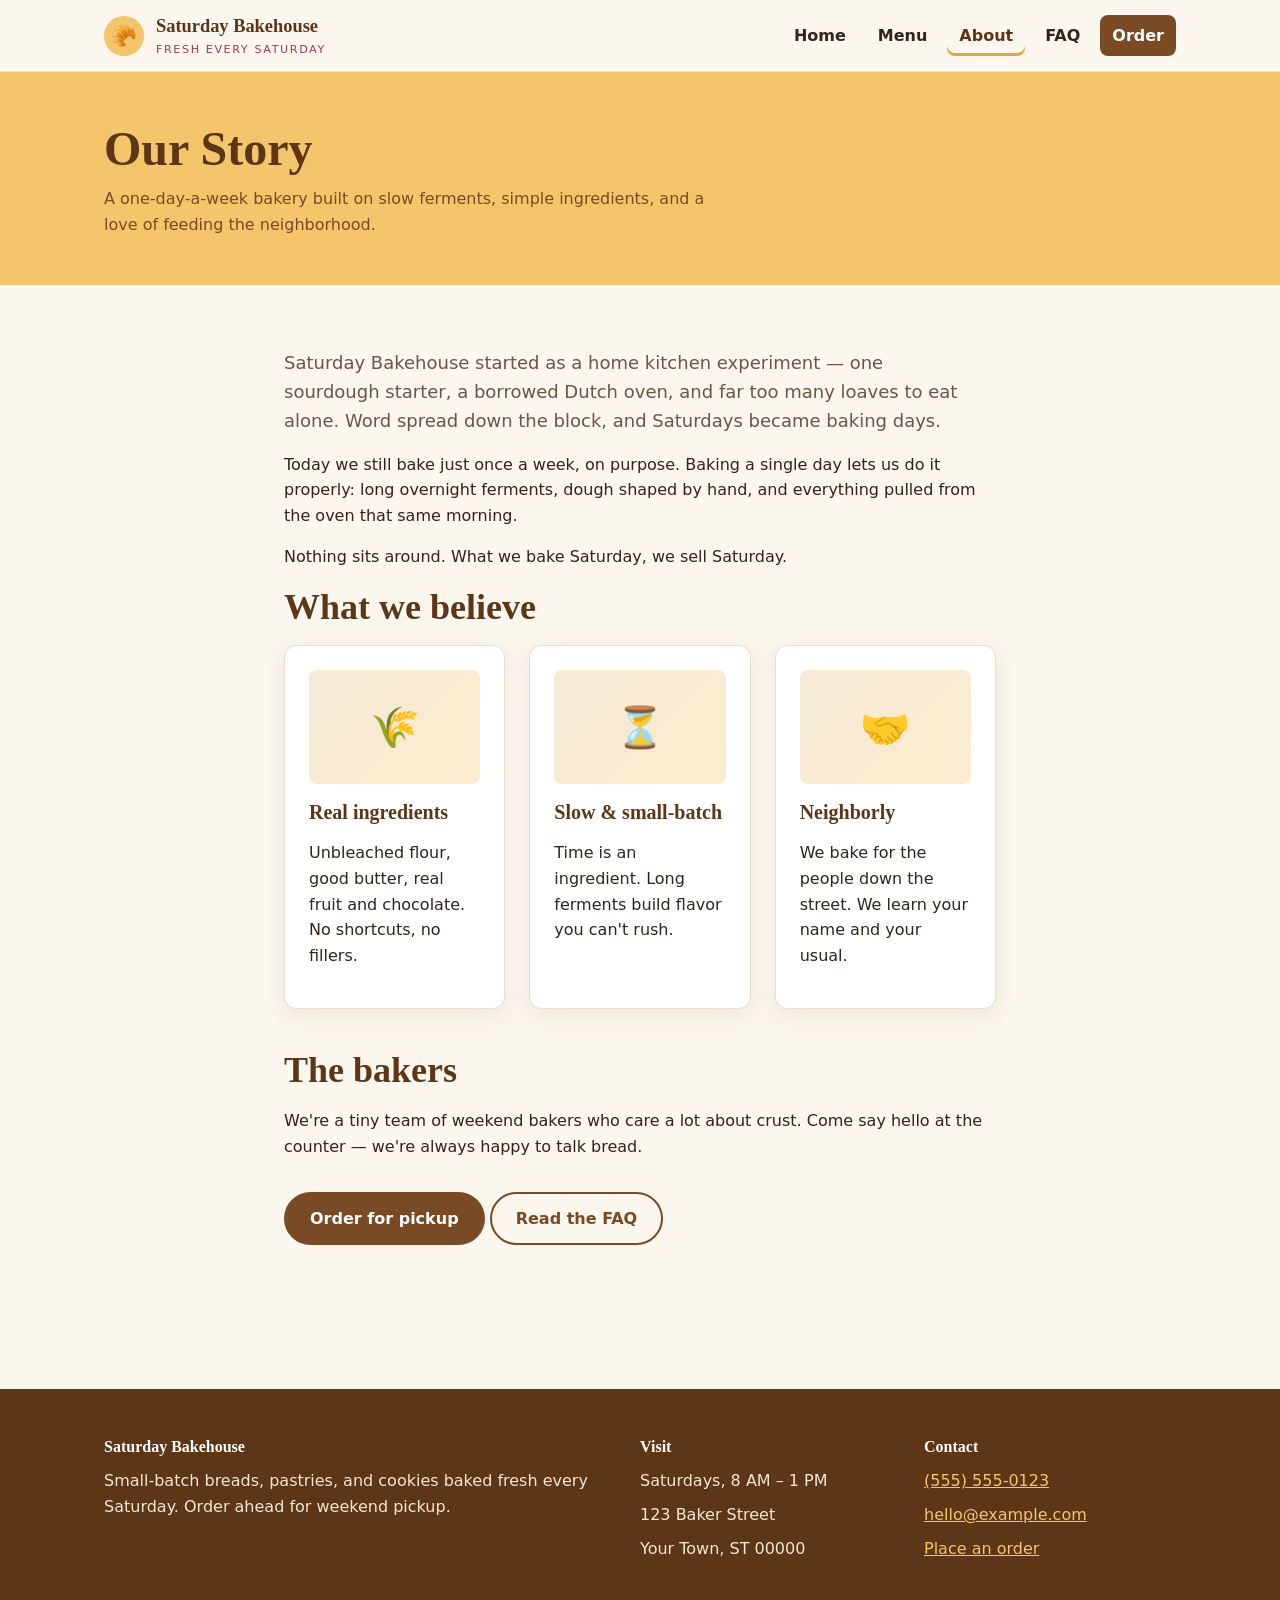
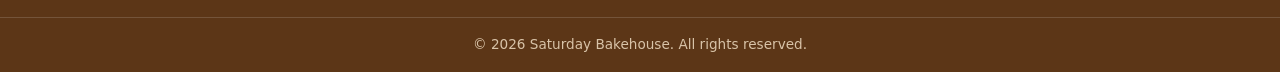
<file: about.html>
<!DOCTYPE html>
<html lang="en">
<head>
  <meta charset="UTF-8" />
  <meta name="viewport" content="width=device-width, initial-scale=1.0" />
  <title>About — Saturday Bakehouse</title>
  <meta name="description" content="The story behind Saturday Bakehouse: a small-batch weekend bakery focused on real ingredients, slow ferments, and neighborly service." />
  <link rel="stylesheet" href="css/styles.css" />
</head>
<body>
  <a class="skip-link" href="#main">Skip to content</a>

  <header class="site-header">
    <nav class="nav container" aria-label="Primary">
      <a class="brand" href="index.html">
        <span class="brand__mark" aria-hidden="true">🥐</span>
        <span class="brand__name">Saturday Bakehouse<small>Fresh every Saturday</small></span>
      </a>
      <button class="nav__toggle" type="button" aria-expanded="false" aria-controls="nav-menu" aria-label="Toggle navigation menu">
        <span class="nav__toggle-bar" aria-hidden="true"></span>
      </button>
      <ul class="nav__menu" id="nav-menu">
        <li><a href="index.html">Home</a></li>
        <li><a href="menu.html">Menu</a></li>
        <li><a href="about.html" aria-current="page">About</a></li>
        <li><a href="faq.html">FAQ</a></li>
        <li><a class="nav__cta" href="order.html">Order</a></li>
      </ul>
    </nav>
  </header>

  <main id="main">
    <div class="page-header">
      <div class="container">
        <h1>Our Story</h1>
        <p>A one-day-a-week bakery built on slow ferments, simple ingredients, and a love of feeding the neighborhood.</p>
      </div>
    </div>

    <section class="section">
      <div class="container" style="max-width: 760px;">
        <!-- TODO(owner): replace with your real story -->
        <p class="lead">
          Saturday Bakehouse started as a home kitchen experiment — one sourdough
          starter, a borrowed Dutch oven, and far too many loaves to eat alone.
          Word spread down the block, and Saturdays became baking days.
        </p>
        <p>
          Today we still bake just once a week, on purpose. Baking a single day
          lets us do it properly: long overnight ferments, dough shaped by hand,
          and everything pulled from the oven that same morning.
        </p>
        <p>
          Nothing sits around. What we bake Saturday, we sell Saturday.
        </p>
        <h2>What we believe</h2>
        <div class="grid grid--3" style="margin-top: 1rem;">
          <article class="card">
            <div class="card__media" aria-hidden="true">🌾</div>
            <h3>Real ingredients</h3>
            <p>Unbleached flour, good butter, real fruit and chocolate. No shortcuts, no fillers.</p>
          </article>
          <article class="card">
            <div class="card__media" aria-hidden="true">⏳</div>
            <h3>Slow &amp; small-batch</h3>
            <p>Time is an ingredient. Long ferments build flavor you can't rush.</p>
          </article>
          <article class="card">
            <div class="card__media" aria-hidden="true">🤝</div>
            <h3>Neighborly</h3>
            <p>We bake for the people down the street. We learn your name and your usual.</p>
          </article>
        </div>

        <h2 style="margin-top: 2.5rem;">The bakers</h2>
        <p>
          <!-- TODO(owner): real team bio -->
          We're a tiny team of weekend bakers who care a lot about crust. Come say
          hello at the counter — we're always happy to talk bread.
        </p>

        <p style="margin-top: 2rem;">
          <a class="btn btn--primary" href="order.html">Order for pickup</a>
          <a class="btn btn--ghost" href="faq.html">Read the FAQ</a>
        </p>
      </div>
    </section>
  </main>

  <footer class="site-footer">
    <div class="container footer-grid">
      <div>
        <h4>Saturday Bakehouse</h4>
        <p>Small-batch breads, pastries, and cookies baked fresh every Saturday. Order ahead for weekend pickup.</p>
      </div>
      <div>
        <h4>Visit</h4>
        <ul>
          <li>Saturdays, 8 AM – 1 PM</li>
          <li>123 Baker Street</li>
          <li>Your Town, ST 00000</li>
        </ul>
      </div>
      <div>
        <h4>Contact</h4>
        <ul>
          <li><a href="tel:+15555550123">(555) 555-0123</a></li>
          <li><a href="mailto:hello@example.com">hello@example.com</a></li>
          <li><a href="order.html">Place an order</a></li>
        </ul>
      </div>
    </div>
    <div class="footer-bottom">
      <div class="container">© <span id="year">2026</span> Saturday Bakehouse. All rights reserved.</div>
    </div>
  </footer>

  <script src="js/main.js"></script>
  <script>document.getElementById("year").textContent = new Date().getFullYear();</script>
</body>
</html>
</file>
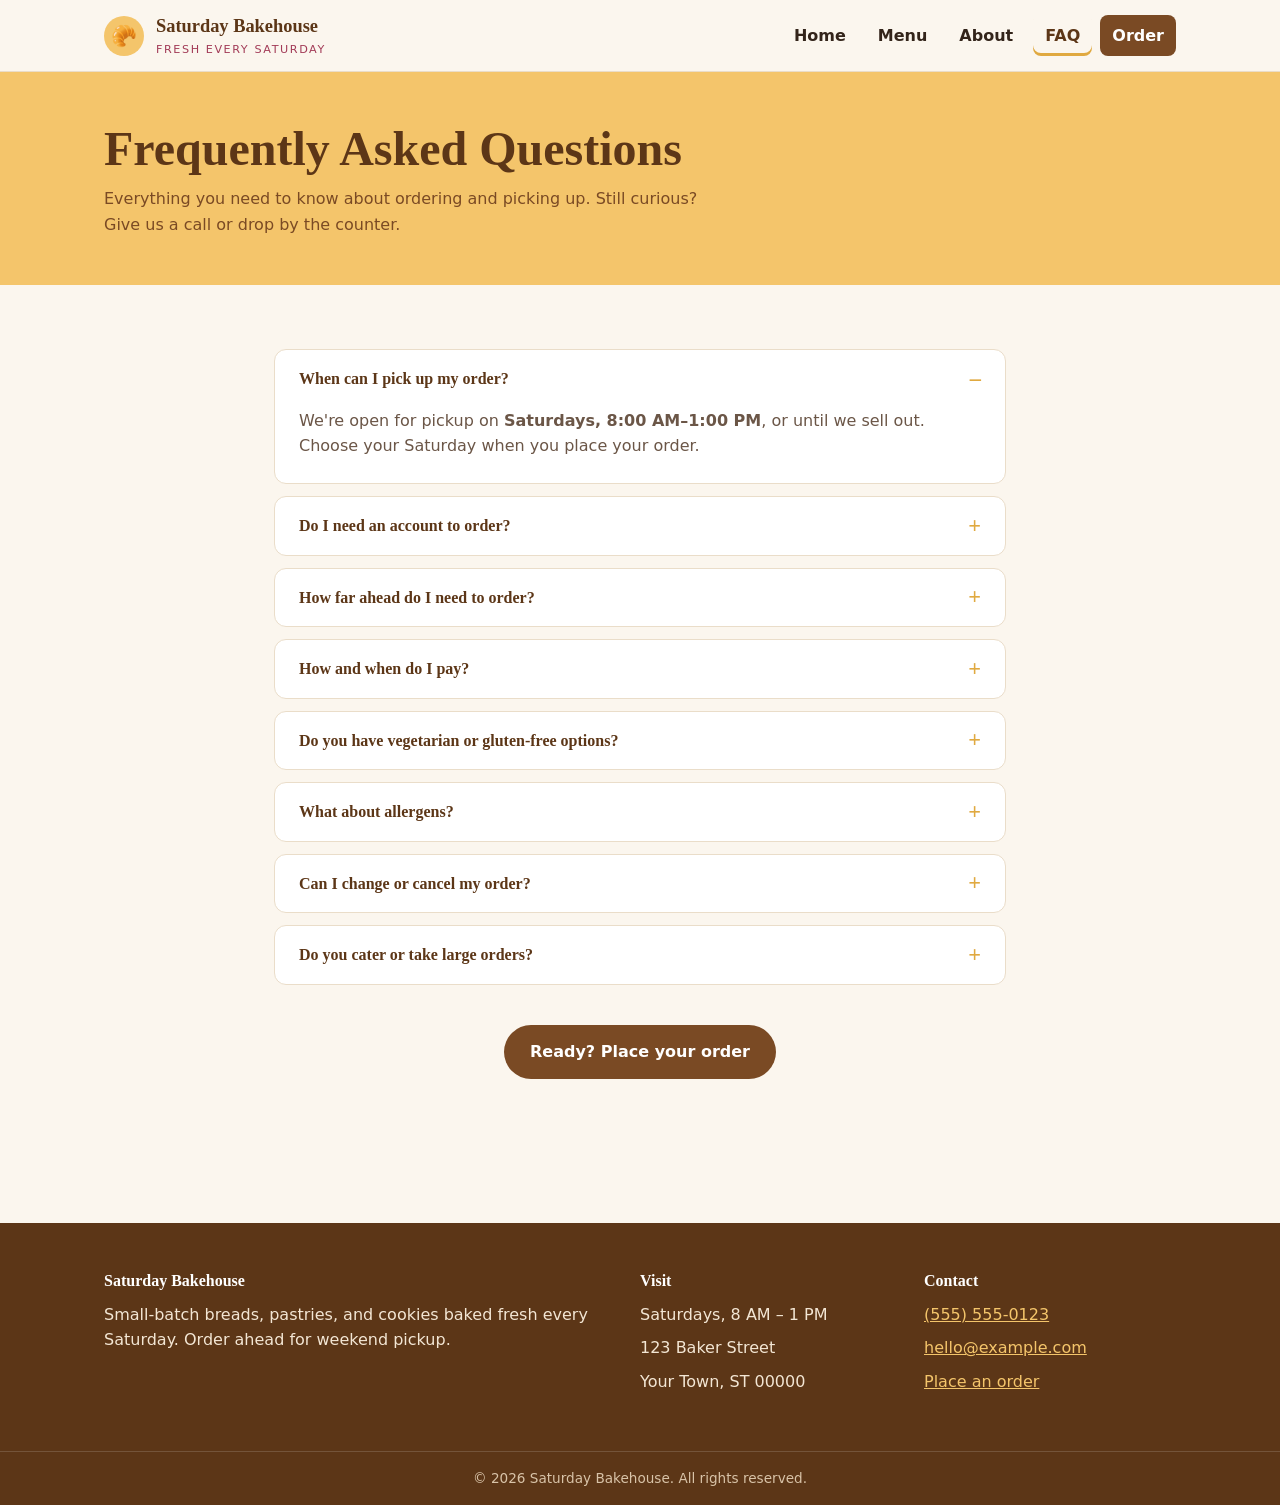
<file: faq.html>
<!DOCTYPE html>
<html lang="en">
<head>
  <meta charset="UTF-8" />
  <meta name="viewport" content="width=device-width, initial-scale=1.0" />
  <title>FAQ — Saturday Bakehouse</title>
  <meta name="description" content="Frequently asked questions about ordering, pickup times, lead time, dietary options, payment, and allergens at Saturday Bakehouse." />
  <link rel="stylesheet" href="css/styles.css" />
</head>
<body>
  <a class="skip-link" href="#main">Skip to content</a>

  <header class="site-header">
    <nav class="nav container" aria-label="Primary">
      <a class="brand" href="index.html">
        <span class="brand__mark" aria-hidden="true">🥐</span>
        <span class="brand__name">Saturday Bakehouse<small>Fresh every Saturday</small></span>
      </a>
      <button class="nav__toggle" type="button" aria-expanded="false" aria-controls="nav-menu" aria-label="Toggle navigation menu">
        <span class="nav__toggle-bar" aria-hidden="true"></span>
      </button>
      <ul class="nav__menu" id="nav-menu">
        <li><a href="index.html">Home</a></li>
        <li><a href="menu.html">Menu</a></li>
        <li><a href="about.html">About</a></li>
        <li><a href="faq.html" aria-current="page">FAQ</a></li>
        <li><a class="nav__cta" href="order.html">Order</a></li>
      </ul>
    </nav>
  </header>

  <main id="main">
    <div class="page-header">
      <div class="container">
        <h1>Frequently Asked Questions</h1>
        <p>Everything you need to know about ordering and picking up. Still curious? Give us a call or drop by the counter.</p>
      </div>
    </div>

    <section class="section">
      <div class="container" style="max-width: 780px;">
        <details class="faq-item" open>
          <summary>When can I pick up my order?</summary>
          <div class="faq-item__body">
            <!-- TODO(owner): confirm hours -->
            We're open for pickup on <strong>Saturdays, 8:00 AM–1:00 PM</strong>,
            or until we sell out. Choose your Saturday when you place your order.
          </div>
        </details>

        <details class="faq-item">
          <summary>Do I need an account to order?</summary>
          <div class="faq-item__body">
            No accounts, no passwords. Just fill in the
            <a href="order.html">order form</a> with your name, contact info, and
            items. We'll confirm by phone or email.
          </div>
        </details>

        <details class="faq-item">
          <summary>How far ahead do I need to order?</summary>
          <div class="faq-item__body">
            <!-- TODO(owner): confirm cutoff -->
            Please place pickup orders by <strong>Thursday evening</strong> for that
            Saturday. We bake to order in small batches, so earlier is safer for
            popular items. Walk-ins are welcome too, while supplies last.
          </div>
        </details>

        <details class="faq-item">
          <summary>How and when do I pay?</summary>
          <div class="faq-item__body">
            <!-- TODO(owner): confirm accepted payment -->
            Payment is taken <strong>at pickup</strong> — no prepayment needed. We
            accept cash and major cards.
          </div>
        </details>

        <details class="faq-item">
          <summary>Do you have vegetarian or gluten-free options?</summary>
          <div class="faq-item__body">
            Most of our menu is vegetarian, and we mark items with
            <span class="tag tag--v">V</span> (vegetarian) and
            <span class="tag tag--gf">GF</span> (gluten-free) on the
            <a href="menu.html">menu</a>. Our Flourless Chocolate Cookie is a
            reliable gluten-free favorite.
          </div>
        </details>

        <details class="faq-item">
          <summary>What about allergens?</summary>
          <div class="faq-item__body">
            <!-- TODO(owner): confirm allergen statement -->
            Our kitchen handles wheat, eggs, dairy, and nuts, so we can't guarantee
            any item is fully free of cross-contact. If you have a serious allergy,
            note it on your order or call us and we'll help you choose.
          </div>
        </details>

        <details class="faq-item">
          <summary>Can I change or cancel my order?</summary>
          <div class="faq-item__body">
            Of course — just reply to your confirmation or call us before the
            Thursday cutoff and we'll sort it out.
          </div>
        </details>

        <details class="faq-item">
          <summary>Do you cater or take large orders?</summary>
          <div class="faq-item__body">
            <!-- TODO(owner): confirm catering policy -->
            We love a big order! For events or bulk quantities, reach out a week
            ahead at <a href="mailto:hello@example.com">hello@example.com</a> so we
            can plan the bake.
          </div>
        </details>

        <p class="text-center" style="margin-top: 2.5rem;">
          <a class="btn btn--primary" href="order.html">Ready? Place your order</a>
        </p>
      </div>
    </section>
  </main>

  <footer class="site-footer">
    <div class="container footer-grid">
      <div>
        <h4>Saturday Bakehouse</h4>
        <p>Small-batch breads, pastries, and cookies baked fresh every Saturday. Order ahead for weekend pickup.</p>
      </div>
      <div>
        <h4>Visit</h4>
        <ul>
          <li>Saturdays, 8 AM – 1 PM</li>
          <li>123 Baker Street</li>
          <li>Your Town, ST 00000</li>
        </ul>
      </div>
      <div>
        <h4>Contact</h4>
        <ul>
          <li><a href="tel:+15555550123">(555) 555-0123</a></li>
          <li><a href="mailto:hello@example.com">hello@example.com</a></li>
          <li><a href="order.html">Place an order</a></li>
        </ul>
      </div>
    </div>
    <div class="footer-bottom">
      <div class="container">© <span id="year">2026</span> Saturday Bakehouse. All rights reserved.</div>
    </div>
  </footer>

  <script src="js/main.js"></script>
  <script>document.getElementById("year").textContent = new Date().getFullYear();</script>
</body>
</html>
</file>
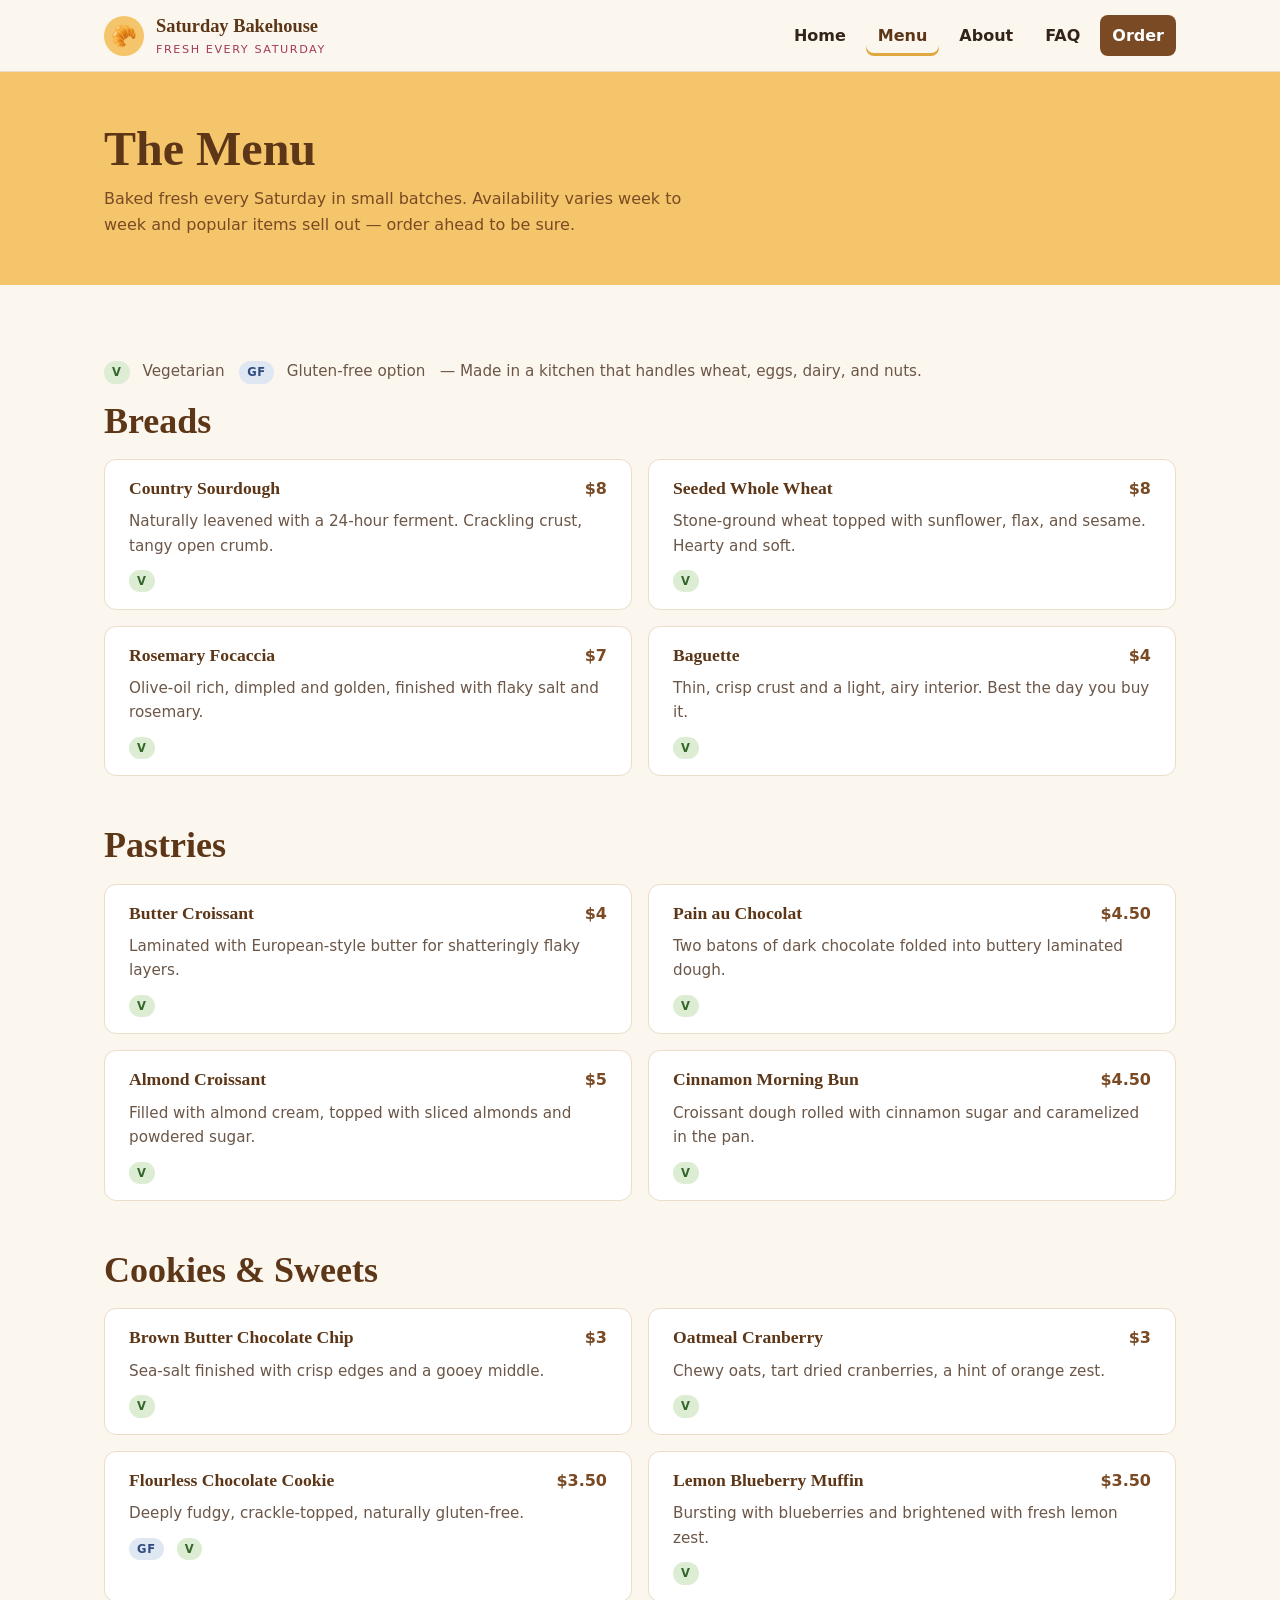
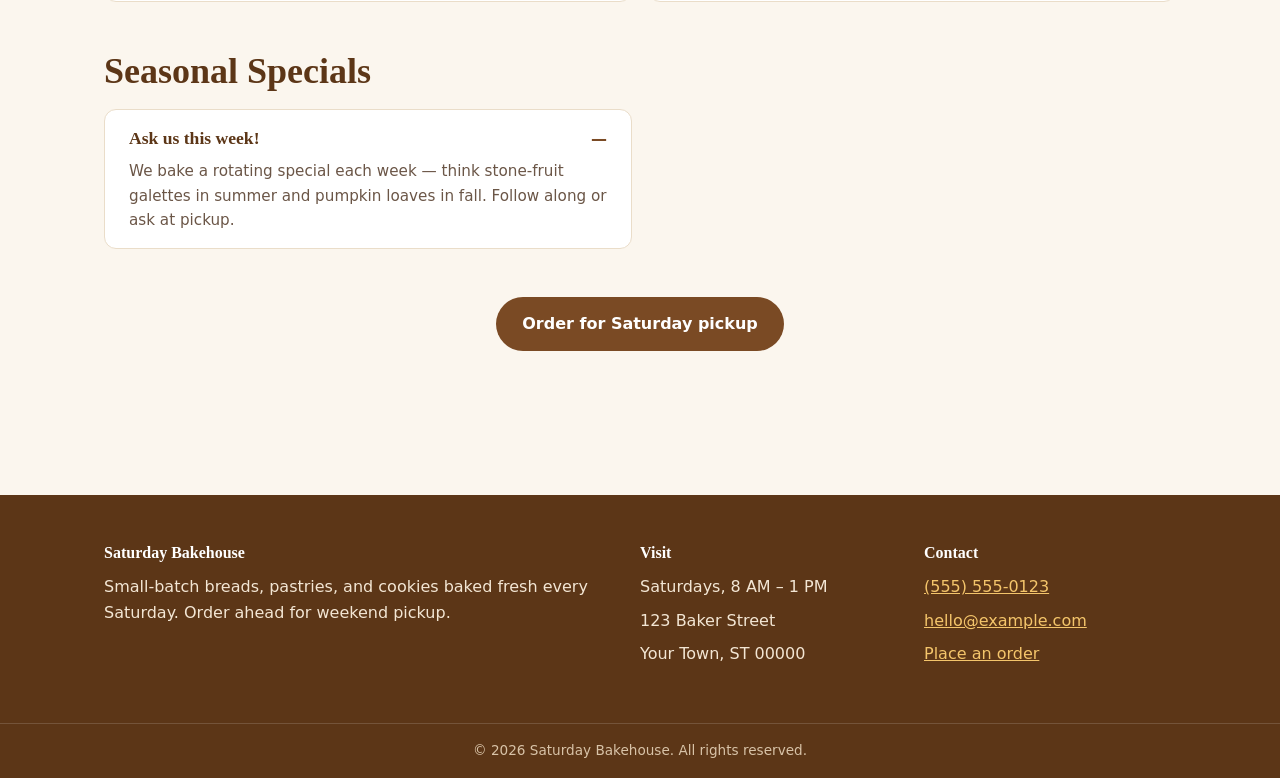
<file: menu.html>
<!DOCTYPE html>
<html lang="en">
<head>
  <meta charset="UTF-8" />
  <meta name="viewport" content="width=device-width, initial-scale=1.0" />
  <title>Menu — Saturday Bakehouse</title>
  <meta name="description" content="Our weekly menu: sourdough and specialty breads, laminated pastries, cookies, and seasonal bakes. Prices and dietary tags included." />
  <link rel="stylesheet" href="css/styles.css" />
</head>
<body>
  <a class="skip-link" href="#main">Skip to content</a>

  <header class="site-header">
    <nav class="nav container" aria-label="Primary">
      <a class="brand" href="index.html">
        <span class="brand__mark" aria-hidden="true">🥐</span>
        <span class="brand__name">Saturday Bakehouse<small>Fresh every Saturday</small></span>
      </a>
      <button class="nav__toggle" type="button" aria-expanded="false" aria-controls="nav-menu" aria-label="Toggle navigation menu">
        <span class="nav__toggle-bar" aria-hidden="true"></span>
      </button>
      <ul class="nav__menu" id="nav-menu">
        <li><a href="index.html">Home</a></li>
        <li><a href="menu.html" aria-current="page">Menu</a></li>
        <li><a href="about.html">About</a></li>
        <li><a href="faq.html">FAQ</a></li>
        <li><a class="nav__cta" href="order.html">Order</a></li>
      </ul>
    </nav>
  </header>

  <main id="main">
    <div class="page-header">
      <div class="container">
        <h1>The Menu</h1>
        <p>Baked fresh every Saturday in small batches. Availability varies week to week and popular items sell out — order ahead to be sure.</p>
      </div>
    </div>

    <section class="section">
      <div class="container">
        <p class="fallback-note" style="margin-top:0;">
          <span class="tag tag--v">V</span> Vegetarian
          &nbsp; <span class="tag tag--gf">GF</span> Gluten-free option
          &nbsp; — <!-- TODO(owner): confirm allergen details on request -->
          Made in a kitchen that handles wheat, eggs, dairy, and nuts.
        </p>

        <!-- Breads -->
        <div class="menu-category">
          <h2>Breads</h2>
          <ul class="menu-list">
            <li class="menu-item">
              <div class="menu-item__head">
                <h3 class="menu-item__name">Country Sourdough</h3>
                <span class="menu-item__price">$8</span>
              </div>
              <p class="menu-item__desc">Naturally leavened with a 24-hour ferment. Crackling crust, tangy open crumb.</p>
              <span class="tag tag--v">V</span>
            </li>
            <li class="menu-item">
              <div class="menu-item__head">
                <h3 class="menu-item__name">Seeded Whole Wheat</h3>
                <span class="menu-item__price">$8</span>
              </div>
              <p class="menu-item__desc">Stone-ground wheat topped with sunflower, flax, and sesame. Hearty and soft.</p>
              <span class="tag tag--v">V</span>
            </li>
            <li class="menu-item">
              <div class="menu-item__head">
                <h3 class="menu-item__name">Rosemary Focaccia</h3>
                <span class="menu-item__price">$7</span>
              </div>
              <p class="menu-item__desc">Olive-oil rich, dimpled and golden, finished with flaky salt and rosemary.</p>
              <span class="tag tag--v">V</span>
            </li>
            <li class="menu-item">
              <div class="menu-item__head">
                <h3 class="menu-item__name">Baguette</h3>
                <span class="menu-item__price">$4</span>
              </div>
              <p class="menu-item__desc">Thin, crisp crust and a light, airy interior. Best the day you buy it.</p>
              <span class="tag tag--v">V</span>
            </li>
          </ul>
        </div>

        <!-- Pastries -->
        <div class="menu-category">
          <h2>Pastries</h2>
          <ul class="menu-list">
            <li class="menu-item">
              <div class="menu-item__head">
                <h3 class="menu-item__name">Butter Croissant</h3>
                <span class="menu-item__price">$4</span>
              </div>
              <p class="menu-item__desc">Laminated with European-style butter for shatteringly flaky layers.</p>
              <span class="tag tag--v">V</span>
            </li>
            <li class="menu-item">
              <div class="menu-item__head">
                <h3 class="menu-item__name">Pain au Chocolat</h3>
                <span class="menu-item__price">$4.50</span>
              </div>
              <p class="menu-item__desc">Two batons of dark chocolate folded into buttery laminated dough.</p>
              <span class="tag tag--v">V</span>
            </li>
            <li class="menu-item">
              <div class="menu-item__head">
                <h3 class="menu-item__name">Almond Croissant</h3>
                <span class="menu-item__price">$5</span>
              </div>
              <p class="menu-item__desc">Filled with almond cream, topped with sliced almonds and powdered sugar.</p>
              <span class="tag tag--v">V</span>
            </li>
            <li class="menu-item">
              <div class="menu-item__head">
                <h3 class="menu-item__name">Cinnamon Morning Bun</h3>
                <span class="menu-item__price">$4.50</span>
              </div>
              <p class="menu-item__desc">Croissant dough rolled with cinnamon sugar and caramelized in the pan.</p>
              <span class="tag tag--v">V</span>
            </li>
          </ul>
        </div>

        <!-- Cookies & sweets -->
        <div class="menu-category">
          <h2>Cookies &amp; Sweets</h2>
          <ul class="menu-list">
            <li class="menu-item">
              <div class="menu-item__head">
                <h3 class="menu-item__name">Brown Butter Chocolate Chip</h3>
                <span class="menu-item__price">$3</span>
              </div>
              <p class="menu-item__desc">Sea-salt finished with crisp edges and a gooey middle.</p>
              <span class="tag tag--v">V</span>
            </li>
            <li class="menu-item">
              <div class="menu-item__head">
                <h3 class="menu-item__name">Oatmeal Cranberry</h3>
                <span class="menu-item__price">$3</span>
              </div>
              <p class="menu-item__desc">Chewy oats, tart dried cranberries, a hint of orange zest.</p>
              <span class="tag tag--v">V</span>
            </li>
            <li class="menu-item">
              <div class="menu-item__head">
                <h3 class="menu-item__name">Flourless Chocolate Cookie</h3>
                <span class="menu-item__price">$3.50</span>
              </div>
              <p class="menu-item__desc">Deeply fudgy, crackle-topped, naturally gluten-free.</p>
              <span class="tag tag--gf">GF</span> <span class="tag tag--v">V</span>
            </li>
            <li class="menu-item">
              <div class="menu-item__head">
                <h3 class="menu-item__name">Lemon Blueberry Muffin</h3>
                <span class="menu-item__price">$3.50</span>
              </div>
              <p class="menu-item__desc">Bursting with blueberries and brightened with fresh lemon zest.</p>
              <span class="tag tag--v">V</span>
            </li>
          </ul>
        </div>

        <!-- Seasonal -->
        <div class="menu-category">
          <h2>Seasonal Specials</h2>
          <ul class="menu-list">
            <li class="menu-item">
              <div class="menu-item__head">
                <h3 class="menu-item__name">Ask us this week!</h3>
                <span class="menu-item__price">—</span>
              </div>
              <p class="menu-item__desc">
                <!-- TODO(owner): rotate seasonal items here -->
                We bake a rotating special each week — think stone-fruit galettes in
                summer and pumpkin loaves in fall. Follow along or ask at pickup.
              </p>
            </li>
          </ul>
        </div>

        <p class="text-center" style="margin-top: 2.5rem;">
          <a class="btn btn--primary" href="order.html">Order for Saturday pickup</a>
        </p>
      </div>
    </section>
  </main>

  <footer class="site-footer">
    <div class="container footer-grid">
      <div>
        <h4>Saturday Bakehouse</h4>
        <p>Small-batch breads, pastries, and cookies baked fresh every Saturday. Order ahead for weekend pickup.</p>
      </div>
      <div>
        <h4>Visit</h4>
        <ul>
          <li>Saturdays, 8 AM – 1 PM</li>
          <li>123 Baker Street</li>
          <li>Your Town, ST 00000</li>
        </ul>
      </div>
      <div>
        <h4>Contact</h4>
        <ul>
          <li><a href="tel:+15555550123">(555) 555-0123</a></li>
          <li><a href="mailto:hello@example.com">hello@example.com</a></li>
          <li><a href="order.html">Place an order</a></li>
        </ul>
      </div>
    </div>
    <div class="footer-bottom">
      <div class="container">© <span id="year">2026</span> Saturday Bakehouse. All rights reserved.</div>
    </div>
  </footer>

  <script src="js/main.js"></script>
  <script>document.getElementById("year").textContent = new Date().getFullYear();</script>
</body>
</html>
</file>
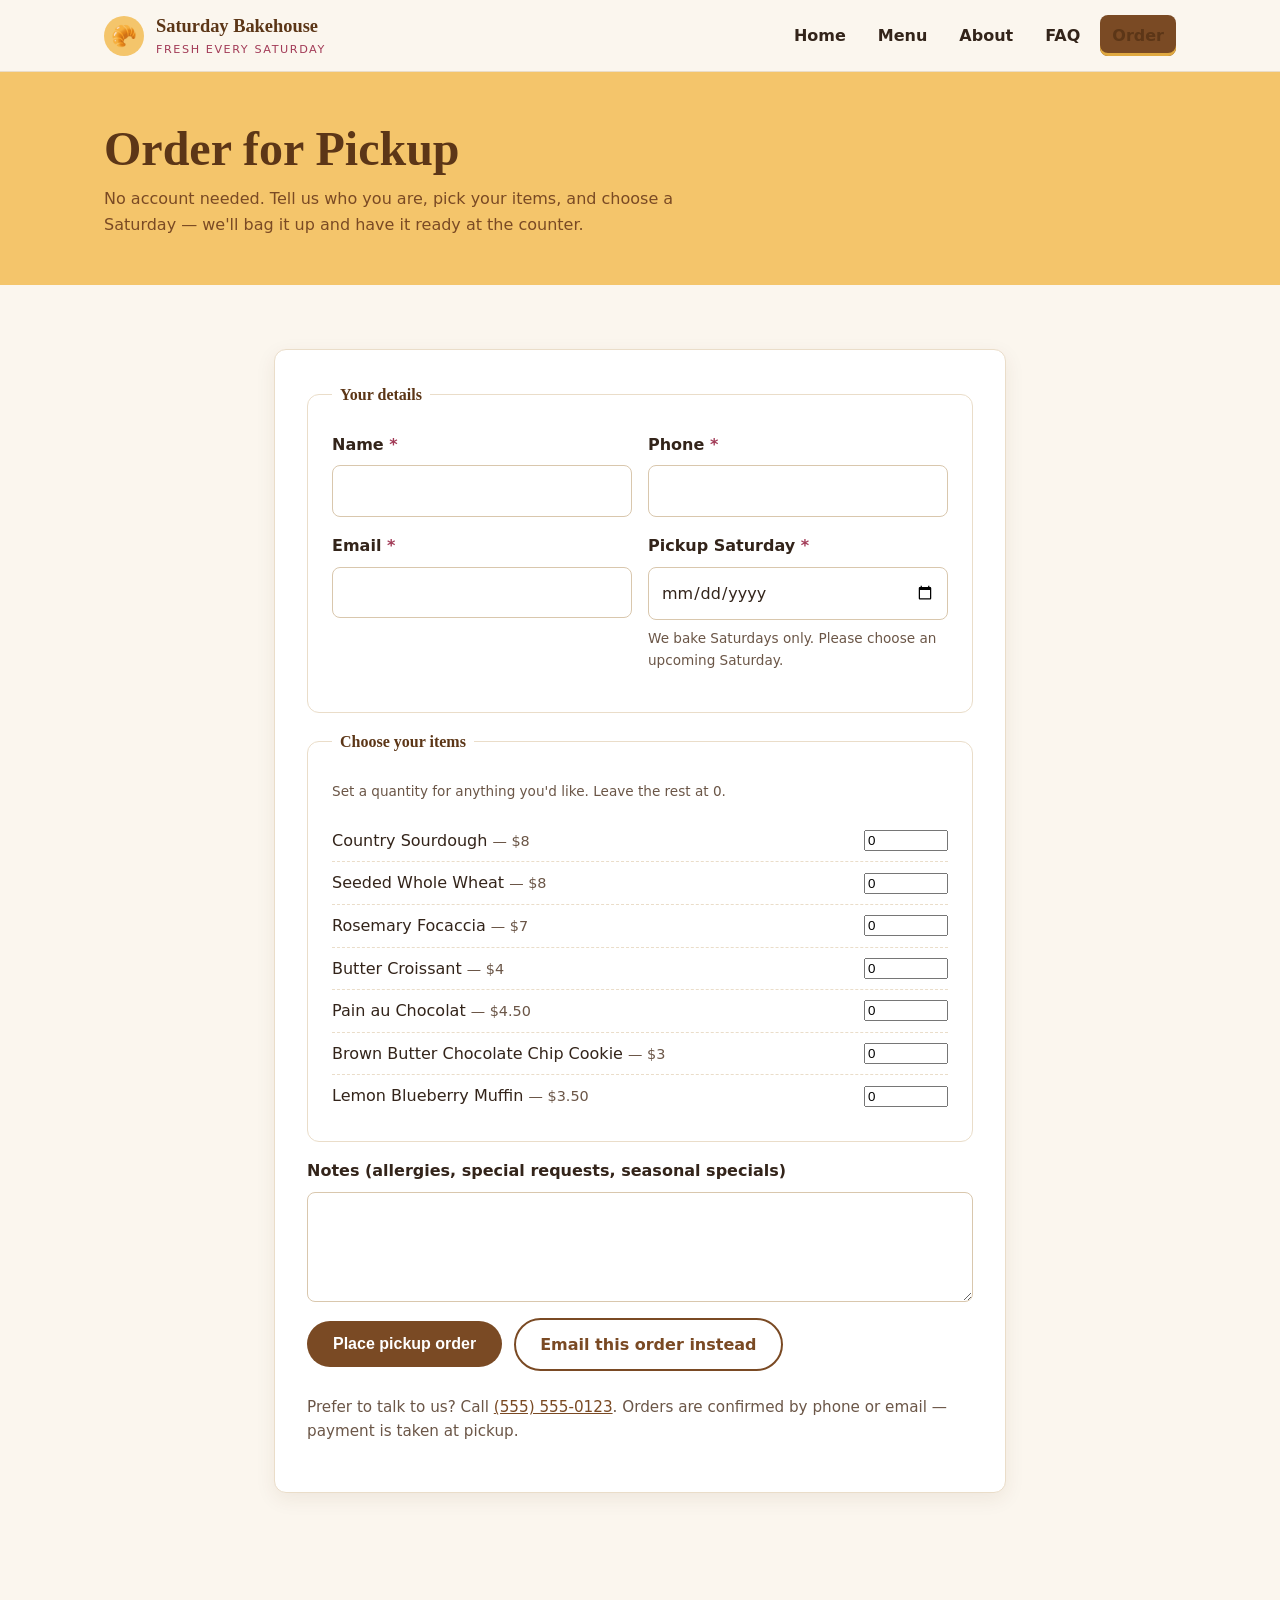
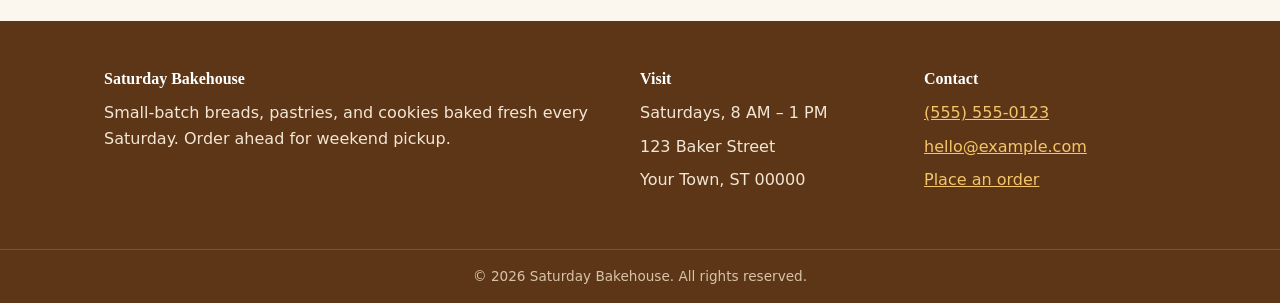
<file: order.html>
<!DOCTYPE html>
<html lang="en">
<head>
  <meta charset="UTF-8" />
  <meta name="viewport" content="width=device-width, initial-scale=1.0" />
  <title>Order for Pickup — Saturday Bakehouse</title>
  <meta name="description" content="Reserve your favorites for Saturday pickup. Fill in your details, choose your items, and we'll have your order ready." />
  <link rel="stylesheet" href="css/styles.css" />
</head>
<body>
  <a class="skip-link" href="#main">Skip to content</a>

  <header class="site-header">
    <nav class="nav container" aria-label="Primary">
      <a class="brand" href="index.html">
        <span class="brand__mark" aria-hidden="true">🥐</span>
        <span class="brand__name">Saturday Bakehouse<small>Fresh every Saturday</small></span>
      </a>
      <button class="nav__toggle" type="button" aria-expanded="false" aria-controls="nav-menu" aria-label="Toggle navigation menu">
        <span class="nav__toggle-bar" aria-hidden="true"></span>
      </button>
      <ul class="nav__menu" id="nav-menu">
        <li><a href="index.html">Home</a></li>
        <li><a href="menu.html">Menu</a></li>
        <li><a href="about.html">About</a></li>
        <li><a href="faq.html">FAQ</a></li>
        <li><a class="nav__cta" href="order.html" aria-current="page">Order</a></li>
      </ul>
    </nav>
  </header>

  <main id="main">
    <div class="page-header">
      <div class="container">
        <h1>Order for Pickup</h1>
        <p>No account needed. Tell us who you are, pick your items, and choose a Saturday — we'll bag it up and have it ready at the counter.</p>
      </div>
    </div>

    <section class="section">
      <div class="container" style="max-width: 780px;">
        <form id="order-form" class="form" novalidate>
          <!-- Contact details -->
          <fieldset>
            <legend>Your details</legend>
            <div class="form__row form__row--2">
              <div class="field">
                <label for="name">Name <span class="req" aria-hidden="true">*</span></label>
                <input type="text" id="name" name="name" autocomplete="name" required />
              </div>
              <div class="field">
                <label for="phone">Phone <span class="req" aria-hidden="true">*</span></label>
                <input type="tel" id="phone" name="phone" autocomplete="tel" required />
              </div>
            </div>
            <div class="form__row form__row--2">
              <div class="field">
                <label for="email">Email <span class="req" aria-hidden="true">*</span></label>
                <input type="email" id="email" name="email" autocomplete="email" required />
              </div>
              <div class="field">
                <label for="pickup_date">Pickup Saturday <span class="req" aria-hidden="true">*</span></label>
                <input type="date" id="pickup_date" name="pickup_date" required />
                <span class="field__hint">We bake Saturdays only. Please choose an upcoming Saturday.</span>
              </div>
            </div>
          </fieldset>

          <!-- Items -->
          <fieldset>
            <legend>Choose your items</legend>
            <span class="field__hint">Set a quantity for anything you'd like. Leave the rest at 0.</span>

            <div style="margin-top: 1rem;">
              <div class="order-line">
                <label class="order-line__label" for="q-sourdough">Country Sourdough <span class="order-line__meta">— $8</span></label>
                <input class="order-line__qty" id="q-sourdough" name="Country Sourdough" data-item="Country Sourdough ($8)" type="number" min="0" max="20" step="1" value="0" inputmode="numeric" />
              </div>
              <div class="order-line">
                <label class="order-line__label" for="q-wheat">Seeded Whole Wheat <span class="order-line__meta">— $8</span></label>
                <input class="order-line__qty" id="q-wheat" name="Seeded Whole Wheat" data-item="Seeded Whole Wheat ($8)" type="number" min="0" max="20" step="1" value="0" inputmode="numeric" />
              </div>
              <div class="order-line">
                <label class="order-line__label" for="q-focaccia">Rosemary Focaccia <span class="order-line__meta">— $7</span></label>
                <input class="order-line__qty" id="q-focaccia" name="Rosemary Focaccia" data-item="Rosemary Focaccia ($7)" type="number" min="0" max="20" step="1" value="0" inputmode="numeric" />
              </div>
              <div class="order-line">
                <label class="order-line__label" for="q-croissant">Butter Croissant <span class="order-line__meta">— $4</span></label>
                <input class="order-line__qty" id="q-croissant" name="Butter Croissant" data-item="Butter Croissant ($4)" type="number" min="0" max="40" step="1" value="0" inputmode="numeric" />
              </div>
              <div class="order-line">
                <label class="order-line__label" for="q-pac">Pain au Chocolat <span class="order-line__meta">— $4.50</span></label>
                <input class="order-line__qty" id="q-pac" name="Pain au Chocolat" data-item="Pain au Chocolat ($4.50)" type="number" min="0" max="40" step="1" value="0" inputmode="numeric" />
              </div>
              <div class="order-line">
                <label class="order-line__label" for="q-cookie">Brown Butter Chocolate Chip Cookie <span class="order-line__meta">— $3</span></label>
                <input class="order-line__qty" id="q-cookie" name="Brown Butter Chocolate Chip Cookie" data-item="Brown Butter Choc Chip Cookie ($3)" type="number" min="0" max="60" step="1" value="0" inputmode="numeric" />
              </div>
              <div class="order-line">
                <label class="order-line__label" for="q-muffin">Lemon Blueberry Muffin <span class="order-line__meta">— $3.50</span></label>
                <input class="order-line__qty" id="q-muffin" name="Lemon Blueberry Muffin" data-item="Lemon Blueberry Muffin ($3.50)" type="number" min="0" max="40" step="1" value="0" inputmode="numeric" />
              </div>
            </div>
          </fieldset>

          <!-- Notes -->
          <div class="field">
            <label for="notes">Notes (allergies, special requests, seasonal specials)</label>
            <textarea id="notes" name="notes"></textarea>
          </div>

          <div class="form__actions">
            <button class="btn btn--primary" type="submit">Place pickup order</button>
            <a class="btn btn--ghost" id="email-fallback" data-to="orders@example.com" href="mailto:orders@example.com">Email this order instead</a>
          </div>

          <!-- Live region for validation / success messages -->
          <div class="form-status" id="form-status" role="status" aria-live="polite"></div>

          <p class="fallback-note">
            Prefer to talk to us? Call <a href="tel:+15555550123">(555) 555-0123</a>.
            <!-- TODO(owner): confirm phone / order email above and in js/main.js -->
            Orders are confirmed by phone or email — payment is taken at pickup.
          </p>
        </form>
      </div>
    </section>
  </main>

  <footer class="site-footer">
    <div class="container footer-grid">
      <div>
        <h4>Saturday Bakehouse</h4>
        <p>Small-batch breads, pastries, and cookies baked fresh every Saturday. Order ahead for weekend pickup.</p>
      </div>
      <div>
        <h4>Visit</h4>
        <ul>
          <li>Saturdays, 8 AM – 1 PM</li>
          <li>123 Baker Street</li>
          <li>Your Town, ST 00000</li>
        </ul>
      </div>
      <div>
        <h4>Contact</h4>
        <ul>
          <li><a href="tel:+15555550123">(555) 555-0123</a></li>
          <li><a href="mailto:hello@example.com">hello@example.com</a></li>
          <li><a href="order.html">Place an order</a></li>
        </ul>
      </div>
    </div>
    <div class="footer-bottom">
      <div class="container">© <span id="year">2026</span> Saturday Bakehouse. All rights reserved.</div>
    </div>
  </footer>

  <script src="js/main.js"></script>
  <script>document.getElementById("year").textContent = new Date().getFullYear();</script>
</body>
</html>
</file>
<file: css/styles.css>
/* ==========================================================================
   Saturday Bakehouse — shared stylesheet
   Plain CSS, mobile-first. Design tokens live in :root.
   ========================================================================== */

/* ---- Design tokens ------------------------------------------------------- */
:root {
  /* Warm bakery palette */
  --color-crust: #7a4a24;      /* deep brown  */
  --color-crust-dark: #5c3617;
  --color-butter: #f4c56b;     /* golden accent */
  --color-butter-dark: #e0a940;
  --color-cream: #fbf6ee;      /* page background */
  --color-flour: #ffffff;      /* cards */
  --color-berry: #a23b57;      /* secondary accent */
  --color-ink: #33241a;        /* body text */
  --color-ink-soft: #6b5647;
  --color-line: #eaddc9;       /* borders */

  /* Typography */
  --font-display: "Georgia", "Times New Roman", serif;
  --font-body: system-ui, -apple-system, "Segoe UI", Roboto, Helvetica, Arial, sans-serif;

  /* Spacing scale */
  --space-1: 0.25rem;
  --space-2: 0.5rem;
  --space-3: 0.75rem;
  --space-4: 1rem;
  --space-5: 1.5rem;
  --space-6: 2rem;
  --space-7: 3rem;
  --space-8: 4rem;

  /* Radius & shadow */
  --radius: 12px;
  --radius-sm: 8px;
  --shadow: 0 6px 20px rgba(90, 54, 23, 0.08);
  --shadow-lg: 0 12px 32px rgba(90, 54, 23, 0.14);

  /* Layout */
  --max-width: 1120px;
}

/* ---- Reset-ish ----------------------------------------------------------- */
*,
*::before,
*::after {
  box-sizing: border-box;
}

html {
  scroll-behavior: smooth;
}

body {
  margin: 0;
  font-family: var(--font-body);
  color: var(--color-ink);
  background: var(--color-cream);
  line-height: 1.6;
  -webkit-font-smoothing: antialiased;
}

img {
  max-width: 100%;
  display: block;
}

a {
  color: var(--color-crust);
}

h1, h2, h3, h4 {
  font-family: var(--font-display);
  line-height: 1.2;
  color: var(--color-crust-dark);
  margin: 0 0 var(--space-4);
}

h1 { font-size: clamp(2rem, 5vw, 3rem); }
h2 { font-size: clamp(1.5rem, 3.5vw, 2.25rem); }
h3 { font-size: 1.25rem; }

p { margin: 0 0 var(--space-4); }

/* ---- Utilities ----------------------------------------------------------- */
.container {
  width: 100%;
  max-width: var(--max-width);
  margin-inline: auto;
  padding-inline: var(--space-5);
}

.section {
  padding-block: var(--space-8);
}

.section--tint {
  background: #f6ead6;
}

.eyebrow {
  text-transform: uppercase;
  letter-spacing: 0.12em;
  font-size: 0.8rem;
  font-weight: 700;
  color: var(--color-berry);
  margin-bottom: var(--space-2);
}

.lead {
  font-size: 1.125rem;
  color: var(--color-ink-soft);
  max-width: 60ch;
}

.text-center { text-align: center; }
.center-block { margin-inline: auto; }

/* ---- Buttons ------------------------------------------------------------- */
.btn {
  display: inline-block;
  padding: var(--space-3) var(--space-5);
  border-radius: 999px;
  font-weight: 700;
  text-decoration: none;
  border: 2px solid transparent;
  cursor: pointer;
  font-size: 1rem;
  transition: transform 0.08s ease, background-color 0.15s ease, box-shadow 0.15s ease;
}

.btn:active { transform: translateY(1px); }

.btn--primary {
  background: var(--color-crust);
  color: #fff;
}
.btn--primary:hover { background: var(--color-crust-dark); }

.btn--accent {
  background: var(--color-butter);
  color: var(--color-crust-dark);
}
.btn--accent:hover { background: var(--color-butter-dark); }

.btn--ghost {
  background: transparent;
  color: var(--color-crust);
  border-color: var(--color-crust);
}
.btn--ghost:hover { background: rgba(122, 74, 36, 0.08); }

/* Visible focus for keyboard users */
a:focus-visible,
button:focus-visible,
.btn:focus-visible,
input:focus-visible,
select:focus-visible,
textarea:focus-visible,
summary:focus-visible {
  outline: 3px solid var(--color-berry);
  outline-offset: 2px;
}

/* ---- Skip link ----------------------------------------------------------- */
.skip-link {
  position: absolute;
  left: -999px;
  top: 0;
  background: var(--color-crust-dark);
  color: #fff;
  padding: var(--space-2) var(--space-4);
  z-index: 100;
  border-radius: 0 0 var(--radius-sm) 0;
}
.skip-link:focus {
  left: 0;
}

/* ---- Header / nav -------------------------------------------------------- */
.site-header {
  position: sticky;
  top: 0;
  z-index: 50;
  background: var(--color-cream);
  border-bottom: 1px solid var(--color-line);
}

.nav {
  display: flex;
  align-items: center;
  justify-content: space-between;
  gap: var(--space-4);
  padding-block: var(--space-3);
}

.brand {
  display: inline-flex;
  align-items: center;
  gap: var(--space-3);
  text-decoration: none;
  color: var(--color-crust-dark);
  font-family: var(--font-display);
  font-weight: 700;
  font-size: 1.15rem;
}

.brand__mark {
  width: 40px;
  height: 40px;
  flex: 0 0 auto;
  border-radius: 50%;
  background: var(--color-butter);
  display: grid;
  place-items: center;
  font-size: 1.3rem;
}

.brand__name small {
  display: block;
  font-family: var(--font-body);
  font-weight: 500;
  font-size: 0.7rem;
  letter-spacing: 0.14em;
  text-transform: uppercase;
  color: var(--color-berry);
}

.nav__toggle {
  display: inline-flex;
  align-items: center;
  justify-content: center;
  width: 44px;
  height: 44px;
  background: transparent;
  border: 1px solid var(--color-line);
  border-radius: var(--radius-sm);
  cursor: pointer;
}
.nav__toggle-bar,
.nav__toggle-bar::before,
.nav__toggle-bar::after {
  content: "";
  display: block;
  width: 22px;
  height: 2px;
  background: var(--color-crust-dark);
  position: relative;
}
.nav__toggle-bar::before { position: absolute; top: -7px; }
.nav__toggle-bar::after  { position: absolute; top: 7px; }

.nav__menu {
  list-style: none;
  margin: 0;
  padding: 0;
  display: flex;
  gap: var(--space-2);
  align-items: center;
}

.nav__menu a {
  display: block;
  padding: var(--space-2) var(--space-3);
  text-decoration: none;
  color: var(--color-ink);
  font-weight: 600;
  border-radius: var(--radius-sm);
}
.nav__menu a:hover { background: rgba(122, 74, 36, 0.08); }
.nav__menu a[aria-current="page"] {
  color: var(--color-crust-dark);
  box-shadow: inset 0 -3px 0 var(--color-butter-dark);
}
.nav__menu .nav__cta {
  background: var(--color-crust);
  color: #fff;
}
.nav__menu .nav__cta:hover { background: var(--color-crust-dark); }

/* Mobile nav */
@media (max-width: 800px) {
  .nav__menu {
    position: absolute;
    left: 0;
    right: 0;
    top: 100%;
    flex-direction: column;
    align-items: stretch;
    gap: 0;
    background: var(--color-cream);
    border-bottom: 1px solid var(--color-line);
    padding: var(--space-3) var(--space-5) var(--space-5);
    box-shadow: var(--shadow);
    display: none;
  }
  .nav__menu.is-open { display: flex; }
  .nav__menu a { padding: var(--space-3); }
  .nav { position: relative; }
}
@media (min-width: 801px) {
  .nav__toggle { display: none; }
}

/* ---- Hero ---------------------------------------------------------------- */
.hero {
  background:
    radial-gradient(1200px 400px at 80% -10%, rgba(244, 197, 107, 0.35), transparent),
    var(--color-cream);
}
.hero__inner {
  display: grid;
  gap: var(--space-6);
  align-items: center;
  padding-block: var(--space-8);
}
@media (min-width: 801px) {
  .hero__inner { grid-template-columns: 1.1fr 0.9fr; }
}
.hero__actions {
  display: flex;
  flex-wrap: wrap;
  gap: var(--space-3);
  margin-top: var(--space-5);
}
.hero__art {
  aspect-ratio: 4 / 3;
  border-radius: var(--radius);
  background: linear-gradient(135deg, var(--color-butter), var(--color-berry));
  box-shadow: var(--shadow-lg);
  display: grid;
  place-items: center;
  color: #fff;
  font-size: 5rem;
}

/* ---- Info strip ---------------------------------------------------------- */
.info-strip {
  display: grid;
  gap: var(--space-4);
  grid-template-columns: 1fr;
}
@media (min-width: 640px) {
  .info-strip { grid-template-columns: repeat(3, 1fr); }
}
.info-strip__item {
  background: var(--color-flour);
  border: 1px solid var(--color-line);
  border-radius: var(--radius);
  padding: var(--space-5);
  text-align: center;
}
.info-strip__item h3 { margin-bottom: var(--space-1); }

/* ---- Card grids ---------------------------------------------------------- */
.grid {
  display: grid;
  gap: var(--space-5);
  grid-template-columns: 1fr;
}
@media (min-width: 640px) {
  .grid--2 { grid-template-columns: repeat(2, 1fr); }
  .grid--3 { grid-template-columns: repeat(2, 1fr); }
}
@media (min-width: 900px) {
  .grid--3 { grid-template-columns: repeat(3, 1fr); }
}

.card {
  background: var(--color-flour);
  border: 1px solid var(--color-line);
  border-radius: var(--radius);
  padding: var(--space-5);
  box-shadow: var(--shadow);
}
.card__media {
  aspect-ratio: 3 / 2;
  border-radius: var(--radius-sm);
  margin-bottom: var(--space-4);
  display: grid;
  place-items: center;
  font-size: 2.5rem;
  background: linear-gradient(135deg, #f6ead6, #f4c56b55);
}

/* ---- Menu items ---------------------------------------------------------- */
.menu-category { margin-bottom: var(--space-7); }
.menu-category:last-child { margin-bottom: 0; }

.menu-list {
  list-style: none;
  margin: 0;
  padding: 0;
  display: grid;
  gap: var(--space-4);
}
@media (min-width: 720px) {
  .menu-list { grid-template-columns: repeat(2, 1fr); }
}

.menu-item {
  background: var(--color-flour);
  border: 1px solid var(--color-line);
  border-radius: var(--radius);
  padding: var(--space-4) var(--space-5);
}
.menu-item__head {
  display: flex;
  justify-content: space-between;
  align-items: baseline;
  gap: var(--space-3);
}
.menu-item__name { margin: 0; font-size: 1.1rem; }
.menu-item__price {
  font-weight: 700;
  color: var(--color-crust);
  white-space: nowrap;
}
.menu-item__desc {
  margin: var(--space-2) 0 0;
  color: var(--color-ink-soft);
  font-size: 0.95rem;
}
.tag {
  display: inline-block;
  margin-top: var(--space-3);
  margin-right: var(--space-2);
  font-size: 0.72rem;
  font-weight: 700;
  letter-spacing: 0.06em;
  text-transform: uppercase;
  padding: 2px 8px;
  border-radius: 999px;
  background: #efe3d0;
  color: var(--color-crust-dark);
}
.tag--v  { background: #dcedd4; color: #35662a; }
.tag--gf { background: #dfe7f3; color: #2f4d80; }

/* ---- Forms --------------------------------------------------------------- */
.form {
  background: var(--color-flour);
  border: 1px solid var(--color-line);
  border-radius: var(--radius);
  padding: var(--space-6);
  box-shadow: var(--shadow);
}
.form__row {
  display: grid;
  gap: var(--space-4);
  grid-template-columns: 1fr;
  margin-bottom: var(--space-4);
}
@media (min-width: 640px) {
  .form__row--2 { grid-template-columns: repeat(2, 1fr); }
}
.field { display: flex; flex-direction: column; gap: var(--space-2); }
.field label { font-weight: 600; }
.field .req { color: var(--color-berry); }
.field input,
.field select,
.field textarea {
  font: inherit;
  color: inherit;
  padding: var(--space-3);
  border: 1px solid #d9c7ad;
  border-radius: var(--radius-sm);
  background: #fff;
  width: 100%;
}
.field textarea { min-height: 110px; resize: vertical; }
.field__hint { font-size: 0.85rem; color: var(--color-ink-soft); }

fieldset {
  border: 1px solid var(--color-line);
  border-radius: var(--radius);
  padding: var(--space-5);
  margin: 0 0 var(--space-4);
}
fieldset legend {
  font-family: var(--font-display);
  font-weight: 700;
  padding-inline: var(--space-2);
  color: var(--color-crust-dark);
}

.order-line {
  display: grid;
  grid-template-columns: 1fr auto;
  align-items: center;
  gap: var(--space-3);
  padding-block: var(--space-2);
  border-bottom: 1px dashed var(--color-line);
}
.order-line:last-child { border-bottom: 0; }
.order-line__qty { width: 84px; }
.order-line__meta { color: var(--color-ink-soft); font-size: 0.9rem; }

.form__actions {
  display: flex;
  flex-wrap: wrap;
  gap: var(--space-3);
  align-items: center;
  margin-top: var(--space-4);
}

.form-status {
  margin-top: var(--space-4);
  padding: var(--space-4);
  border-radius: var(--radius-sm);
  display: none;
}
.form-status.is-error {
  display: block;
  background: #fbe4e4;
  color: #8a2020;
  border: 1px solid #f0b7b7;
}
.form-status.is-success {
  display: block;
  background: #e4f4df;
  color: #2f662a;
  border: 1px solid #b9e0ac;
}

.fallback-note {
  margin-top: var(--space-5);
  font-size: 0.95rem;
  color: var(--color-ink-soft);
}

/* ---- FAQ accordion ------------------------------------------------------- */
.faq-item {
  background: var(--color-flour);
  border: 1px solid var(--color-line);
  border-radius: var(--radius);
  margin-bottom: var(--space-3);
  overflow: hidden;
}
.faq-item summary {
  cursor: pointer;
  padding: var(--space-4) var(--space-5);
  font-weight: 700;
  font-family: var(--font-display);
  color: var(--color-crust-dark);
  list-style: none;
  display: flex;
  justify-content: space-between;
  align-items: center;
  gap: var(--space-3);
}
.faq-item summary::-webkit-details-marker { display: none; }
.faq-item summary::after {
  content: "+";
  font-size: 1.4rem;
  line-height: 1;
  color: var(--color-butter-dark);
}
.faq-item[open] summary::after { content: "\2013"; }
.faq-item__body {
  padding: 0 var(--space-5) var(--space-5);
  color: var(--color-ink-soft);
}

/* ---- Footer -------------------------------------------------------------- */
.site-footer {
  background: var(--color-crust-dark);
  color: #f3e6d4;
  margin-top: var(--space-8);
}
.site-footer a { color: var(--color-butter); }
.footer-grid {
  display: grid;
  gap: var(--space-6);
  grid-template-columns: 1fr;
  padding-block: var(--space-7);
}
@media (min-width: 720px) {
  .footer-grid { grid-template-columns: 2fr 1fr 1fr; }
}
.footer-grid h4 {
  color: #fff;
  font-size: 1rem;
  margin-bottom: var(--space-3);
}
.footer-grid ul { list-style: none; margin: 0; padding: 0; }
.footer-grid li { margin-bottom: var(--space-2); }
.footer-bottom {
  border-top: 1px solid rgba(255, 255, 255, 0.15);
  padding-block: var(--space-4);
  font-size: 0.85rem;
  color: #d8c3a8;
  text-align: center;
}

/* ---- Page header (interior pages) --------------------------------------- */
.page-header {
  background: var(--color-butter);
  color: var(--color-crust-dark);
}
.page-header .container { padding-block: var(--space-7); }
.page-header h1 { margin-bottom: var(--space-2); }
.page-header p { margin: 0; color: var(--color-crust); max-width: 60ch; }

/* Reduced motion */
@media (prefers-reduced-motion: reduce) {
  * { scroll-behavior: auto; }
  .btn, .btn:active { transition: none; transform: none; }
}
</file>
